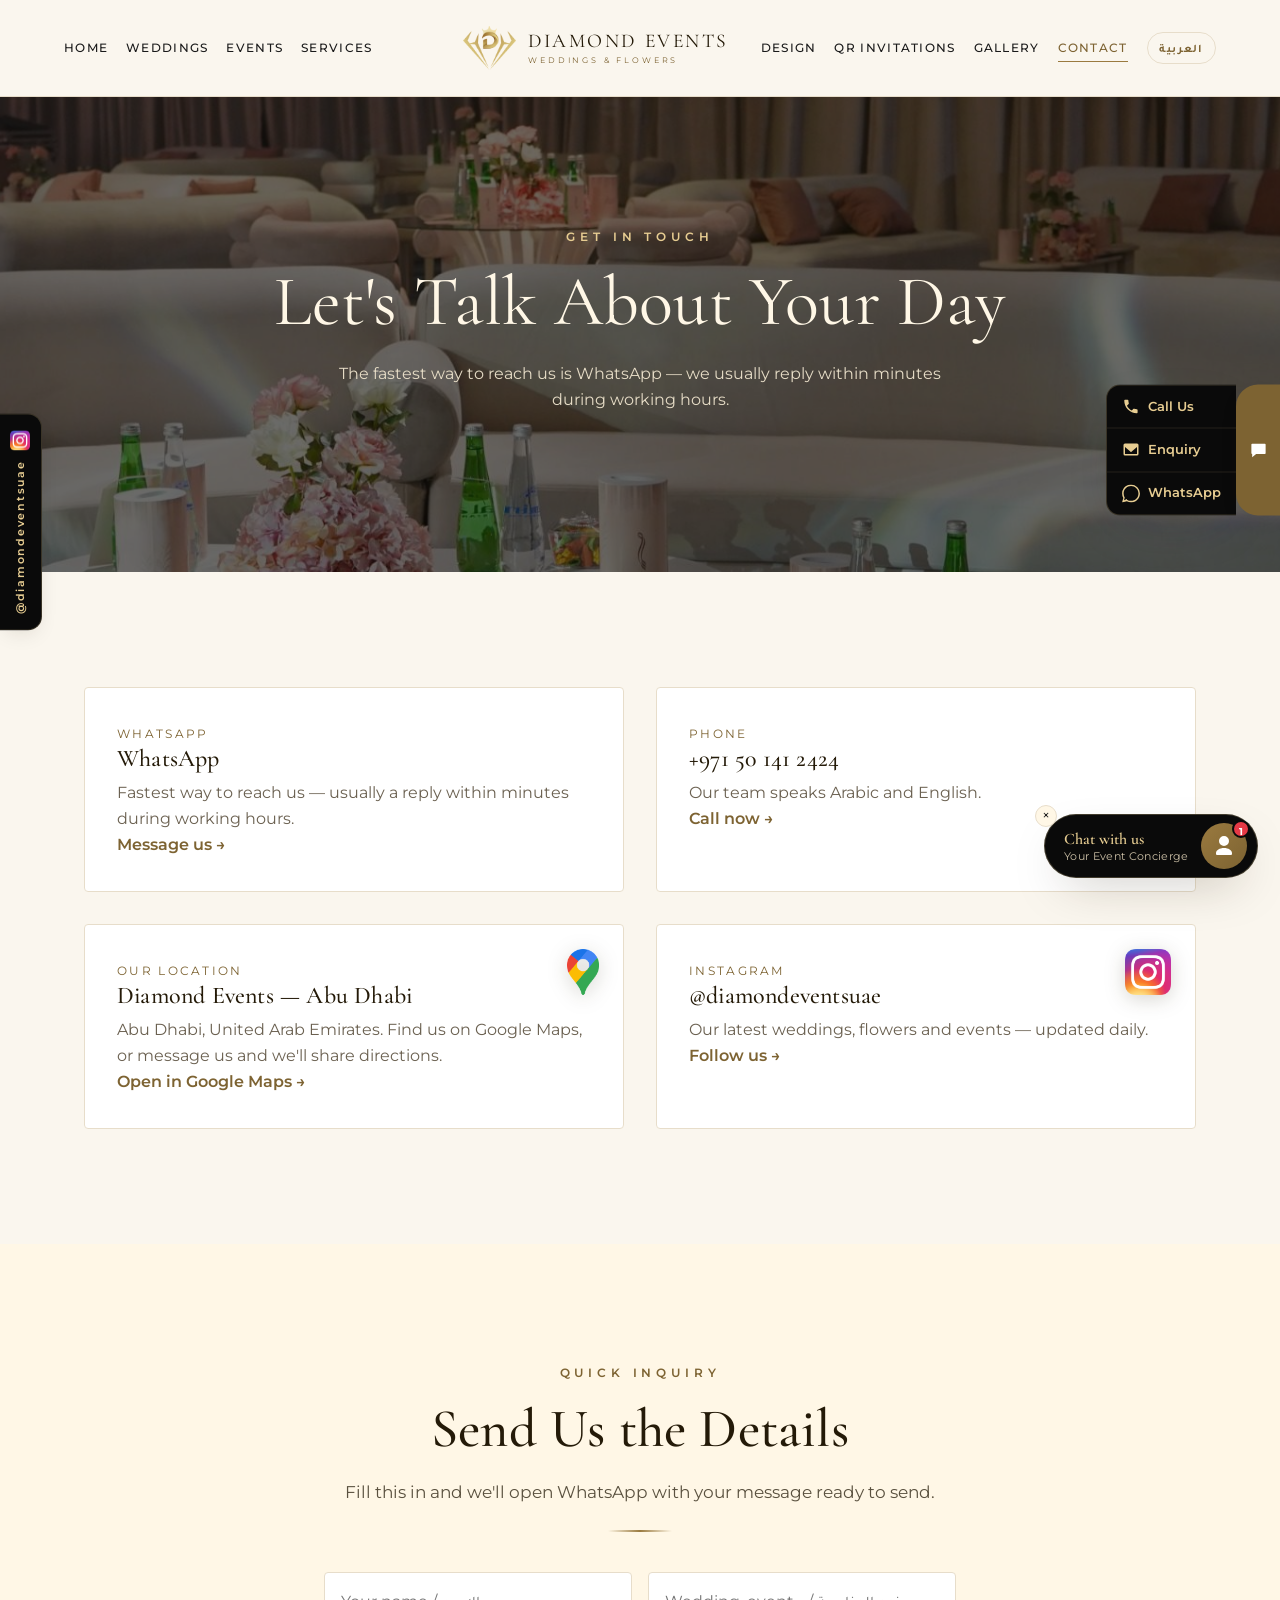
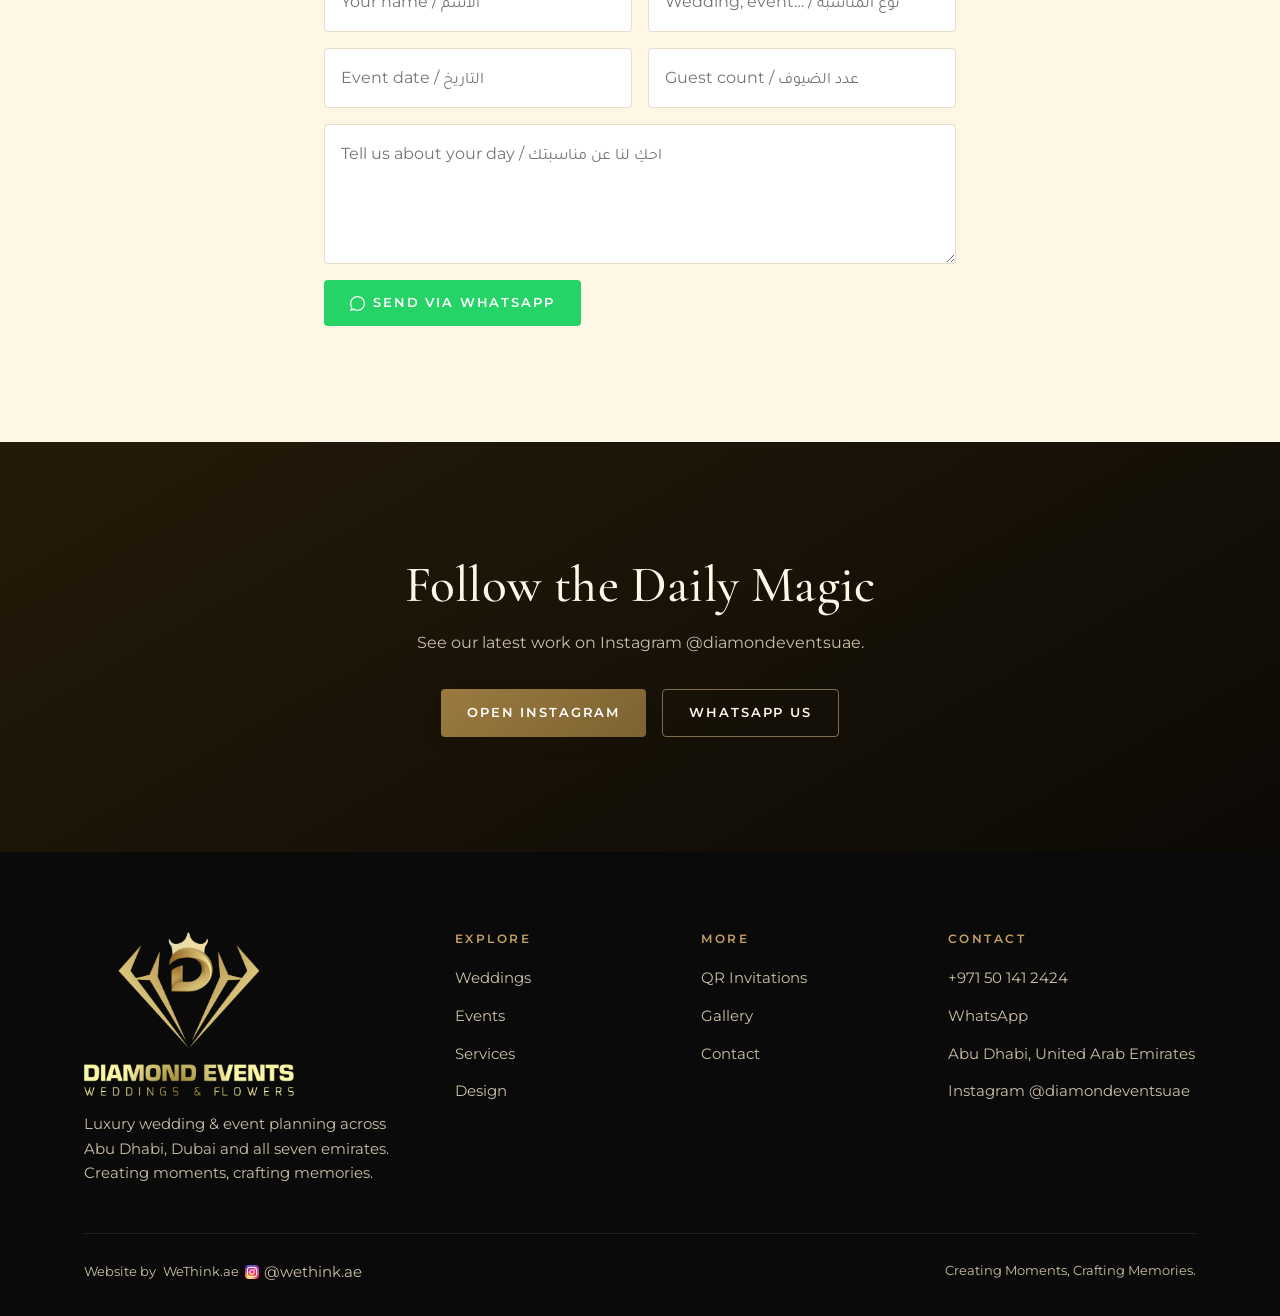
<file: contact.html>
<!DOCTYPE html>
<html lang="en" dir="ltr">
<head>
  <meta charset="UTF-8">
  <meta name="viewport" content="width=device-width, initial-scale=1.0">
  <title>Contact | Diamond Events — Weddings & Events</title>
  <meta name="description" content="Get in touch with Diamond Events — WhatsApp, phone, Abu Dhabi location and Instagram. We usually reply within minutes during working hours.">
  <link rel="preconnect" href="https://fonts.googleapis.com">
  <link rel="preconnect" href="https://fonts.gstatic.com" crossorigin>
  <link href="https://fonts.googleapis.com/css2?family=Cormorant+Garamond:ital,wght@0,300;0,400;0,500;0,600;1,300;1,400&family=Montserrat:wght@300;400;500;600;700&family=Amiri:ital,wght@0,400;0,700;1,400&family=Tajawal:wght@300;400;500;700&display=swap" rel="stylesheet">
  <link rel="icon" type="image/png" href="assets/img/logo/favicon.png">
  <link rel="stylesheet" href="assets/css/styles.css">
</head>
<body>

  <header class="header">
    <div class="container header__inner">
      <nav class="nav nav--left" aria-label="Primary left">
        <ul class="nav__list">
          <li><a class="nav__link" href="index.html" data-ar><span class="lang-en">Home</span><span class="lang-ar">الرئيسية</span></a></li>
          <li><a class="nav__link" href="weddings.html" data-ar><span class="lang-en">Weddings</span><span class="lang-ar">حفلات الزفاف</span></a></li>
          <li><a class="nav__link" href="events.html" data-ar><span class="lang-en">Events</span><span class="lang-ar">المناسبات</span></a></li>
          <li><a class="nav__link" href="services.html" data-ar><span class="lang-en">Services</span><span class="lang-ar">الخدمات</span></a></li>
        </ul>
      </nav>
      <a class="brand" href="index.html" aria-label="Diamond Events home">
        <img class="brand__logo" src="assets/img/logo/logo-mark.png" alt="Diamond Events">
        <span class="brand__text">
          <span class="brand__word">Diamond Events</span>
          <span class="brand__tag" data-ar><span class="lang-en">Weddings &amp; Flowers</span><span class="lang-ar">للمناسبات والزهور</span></span>
        </span>
      </a>
      <nav class="nav nav--right" aria-label="Primary right">
        <ul class="nav__list">
          <li><a class="nav__link" href="design.html" data-ar><span class="lang-en">Design</span><span class="lang-ar">التصميم</span></a></li>
          <li><a class="nav__link" href="qr-invitations.html" data-ar><span class="lang-en">QR Invitations</span><span class="lang-ar">الدعوات الرقمية</span></a></li>
          <li><a class="nav__link" href="gallery.html" data-ar><span class="lang-en">Gallery</span><span class="lang-ar">المعرض</span></a></li>
          <li><a class="nav__link" href="contact.html" aria-current="page" data-ar><span class="lang-en">Contact</span><span class="lang-ar">تواصل</span></a></li>
        </ul>
      </nav>
      <div class="header__actions">
        <button class="lang-toggle" data-lang-toggle aria-label="Switch language">العربية</button>
        <button class="nav-toggle" aria-label="Menu" aria-expanded="false"><span></span><span></span><span></span></button>
      </div>
    </div>
  </header>
  <div class="nav-drawer" aria-label="Mobile navigation">
    <ul>
      <li><a href="index.html" data-ar><span class="lang-en">Home</span><span class="lang-ar">الرئيسية</span></a></li>
      <li><a href="weddings.html" data-ar><span class="lang-en">Weddings</span><span class="lang-ar">حفلات الزفاف</span></a></li>
      <li><a href="events.html" data-ar><span class="lang-en">Events</span><span class="lang-ar">المناسبات</span></a></li>
      <li><a href="services.html" data-ar><span class="lang-en">Services</span><span class="lang-ar">الخدمات</span></a></li>
      <li><a href="design.html" data-ar><span class="lang-en">Design</span><span class="lang-ar">التصميم</span></a></li>
      <li><a href="qr-invitations.html" data-ar><span class="lang-en">QR Invitations</span><span class="lang-ar">الدعوات الرقمية</span></a></li>
      <li><a href="gallery.html" data-ar><span class="lang-en">Gallery</span><span class="lang-ar">المعرض</span></a></li>
      <li><a href="contact.html" data-ar><span class="lang-en">Contact</span><span class="lang-ar">تواصل</span></a></li>
    </ul>
  </div>

  <!-- PAGE HERO -->
  <section class="page-hero" style="padding-block:clamp(90px,14vh,150px)">
    <div class="page-hero__media"><img src="assets/img/gallery/medeem/medeem-02.jpg" alt="Diamond Events lounge styling"></div>
    <div class="container">
      <span class="eyebrow" style="color:var(--gold-pale)" data-ar><span class="lang-en">Get in Touch</span><span class="lang-ar">تواصل معنا</span></span>
      <h1 data-ar><span class="lang-en">Let's Talk About Your Day</span><span class="lang-ar">لنتحدّث عن يومك</span></h1>
      <p data-ar><span class="lang-en">The fastest way to reach us is WhatsApp — we usually reply within minutes during working hours.</span><span class="lang-ar">أسرع وسيلة للوصول إلينا هي واتساب — نردّ عادةً خلال دقائق في ساعات العمل.</span></p>
    </div>
  </section>

  <!-- CONTACT CARDS -->
  <section class="section">
    <div class="container">
      <div class="grid grid--2">
        <div class="contact-card reveal">
          <span class="label" data-ar><span class="lang-en">WhatsApp</span><span class="lang-ar">واتساب</span></span>
          <h3>WhatsApp</h3>
          <p style="color:#6b6151" data-ar><span class="lang-en">Fastest way to reach us — usually a reply within minutes during working hours.</span><span class="lang-ar">أسرع وسيلة للوصول إلينا — ردّ عادةً خلال دقائق في ساعات العمل.</span></p>
          <a href="https://wa.me/971501412424" target="_blank" rel="noopener" data-ar><span class="lang-en">Message us →</span><span class="lang-ar">راسلنا ←</span></a>
        </div>
        <div class="contact-card reveal">
          <span class="label" data-ar><span class="lang-en">Phone</span><span class="lang-ar">هاتف</span></span>
          <h3><bdi dir="ltr">+971 50 141 2424</bdi></h3>
          <p style="color:#6b6151" data-ar><span class="lang-en">Our team speaks Arabic and English.</span><span class="lang-ar">فريقنا يتحدّث العربية والإنجليزية.</span></p>
          <a href="tel:+971501412424" data-ar><span class="lang-en">Call now →</span><span class="lang-ar">اتصل الآن ←</span></a>
        </div>
        <div class="contact-card reveal">
          <img class="contact-card__logo" src="assets/img/icons/gmaps-pin.png" alt="Google Maps">
          <span class="label" data-ar><span class="lang-en">Our Location</span><span class="lang-ar">موقعنا</span></span>
          <h3 data-ar><span class="lang-en">Diamond Events — Abu Dhabi</span><span class="lang-ar">دايموند إيفنتس — أبوظبي</span></h3>
          <p style="color:#6b6151" data-ar><span class="lang-en">Abu Dhabi, United Arab Emirates. Find us on Google Maps, or message us and we'll share directions.</span><span class="lang-ar">أبوظبي، الإمارات العربية المتحدة. جدنا على خرائط جوجل، أو راسلنا وسنرسل لك الاتجاهات.</span></p>
          <a href="https://share.google/WbmNBpGF72yfdPQGA" target="_blank" rel="noopener" data-ar><span class="lang-en">Open in Google Maps →</span><span class="lang-ar">افتح في خرائط جوجل ←</span></a>
        </div>
        <div class="contact-card reveal">
          <img class="contact-card__logo" src="assets/img/icons/instagram.png" alt="Instagram">
          <span class="label" data-ar><span class="lang-en">Instagram</span><span class="lang-ar">إنستغرام</span></span>
          <h3>@diamondeventsuae</h3>
          <p style="color:#6b6151" data-ar><span class="lang-en">Our latest weddings, flowers and events — updated daily.</span><span class="lang-ar">أحدث أعراسنا وزهورنا ومناسباتنا — تحديث يومي.</span></p>
          <a href="https://www.instagram.com/diamondeventsuae/" target="_blank" rel="noopener" data-ar><span class="lang-en">Follow us →</span><span class="lang-ar">تابعنا ←</span></a>
        </div>
      </div>
    </div>
  </section>

  <!-- QUICK INQUIRY (composes a WhatsApp message — no backend needed) -->
  <section class="section bg-cream">
    <div class="container" style="max-width:760px">
      <div class="center reveal">
        <span class="eyebrow" data-ar><span class="lang-en">Quick Inquiry</span><span class="lang-ar">استفسار سريع</span></span>
        <h2 class="section-title" data-ar><span class="lang-en">Send Us the Details</span><span class="lang-ar">أرسل لنا التفاصيل</span></h2>
        <p class="section-lead" data-ar><span class="lang-en">Fill this in and we'll open WhatsApp with your message ready to send.</span><span class="lang-ar">املأ النموذج وسنفتح واتساب برسالتك جاهزة للإرسال.</span></p>
        <div class="divider"></div>
      </div>

      <form id="inquiry" class="reveal" style="margin-top:2.5rem;display:grid;gap:1rem">
        <div class="grid grid--2" style="gap:1rem">
          <input name="name" required placeholder="Your name / الاسم" style="padding:1rem;border:1px solid var(--line);border-radius:var(--radius);font:inherit;background:#fff">
          <input name="type" placeholder="Wedding, event… / نوع المناسبة" style="padding:1rem;border:1px solid var(--line);border-radius:var(--radius);font:inherit;background:#fff">
        </div>
        <div class="grid grid--2" style="gap:1rem">
          <input name="date" placeholder="Event date / التاريخ" style="padding:1rem;border:1px solid var(--line);border-radius:var(--radius);font:inherit;background:#fff">
          <input name="guests" placeholder="Guest count / عدد الضيوف" style="padding:1rem;border:1px solid var(--line);border-radius:var(--radius);font:inherit;background:#fff">
        </div>
        <textarea name="message" rows="4" placeholder="Tell us about your day / احكِ لنا عن مناسبتك" style="padding:1rem;border:1px solid var(--line);border-radius:var(--radius);font:inherit;background:#fff;resize:vertical"></textarea>
        <button type="submit" class="btn btn--whatsapp" style="justify-self:start">
          <svg class="icon" viewBox="0 0 24 24"><path d="M.057 24l1.687-6.163a11.867 11.867 0 01-1.587-5.945C.16 5.335 5.495 0 12.05 0a11.82 11.82 0 018.413 3.488 11.82 11.82 0 013.48 8.414c-.003 6.557-5.338 11.892-11.893 11.892a11.9 11.9 0 01-5.688-1.448L.057 24zm6.597-3.807c1.676.995 3.276 1.591 5.392 1.592 5.448 0 9.886-4.434 9.889-9.885.002-5.462-4.415-9.89-9.881-9.892-5.452 0-9.887 4.434-9.889 9.884a9.86 9.86 0 001.51 5.26l-.999 3.648 3.978-1.607z"/></svg>
          <span data-ar><span class="lang-en">Send via WhatsApp</span><span class="lang-ar">أرسل عبر واتساب</span></span>
        </button>
      </form>
    </div>
  </section>

  <!-- INSTAGRAM CTA -->
  <section class="section cta-band">
    <div class="container">
      <h2 data-ar><span class="lang-en">Follow the Daily Magic</span><span class="lang-ar">تابع السحر يومياً</span></h2>
      <p data-ar><span class="lang-en">See our latest work on Instagram @diamondeventsuae.</span><span class="lang-ar">شاهد أحدث أعمالنا على إنستغرام @diamondeventsuae.</span></p>
      <div class="cta-row cta-row--center">
        <a class="btn btn--gold" href="https://www.instagram.com/diamondeventsuae/" target="_blank" rel="noopener" data-ar><span class="lang-en">Open Instagram</span><span class="lang-ar">افتح إنستغرام</span></a>
        <a class="btn btn--light" href="https://wa.me/971501412424" target="_blank" rel="noopener" data-ar><span class="lang-en">WhatsApp Us</span><span class="lang-ar">راسلنا على واتساب</span></a>
      </div>
    </div>
  </section>

  <!-- FOOTER -->
  <footer class="footer">
    <div class="container">
      <div class="footer__grid">
        <div class="footer__brand">
          <img class="footer__logo" src="assets/img/logo/logo-full.png" alt="Diamond Events — Weddings &amp; Flowers">
          <p data-ar><span class="lang-en">Luxury wedding &amp; event planning across Abu Dhabi, Dubai and all seven emirates. Creating moments, crafting memories.</span><span class="lang-ar">تخطيط فاخر لحفلات الزفاف والمناسبات في أبوظبي ودبي وجميع الإمارات. نصنع اللحظات ونحفظ الذكريات.</span></p>
        </div>
        <div><h4 data-ar><span class="lang-en">Explore</span><span class="lang-ar">تصفّح</span></h4><ul><li><a href="weddings.html" data-ar><span class="lang-en">Weddings</span><span class="lang-ar">حفلات الزفاف</span></a></li><li><a href="events.html" data-ar><span class="lang-en">Events</span><span class="lang-ar">المناسبات</span></a></li><li><a href="services.html" data-ar><span class="lang-en">Services</span><span class="lang-ar">الخدمات</span></a></li><li><a href="design.html" data-ar><span class="lang-en">Design</span><span class="lang-ar">التصميم</span></a></li></ul></div>
        <div><h4 data-ar><span class="lang-en">More</span><span class="lang-ar">المزيد</span></h4><ul><li><a href="qr-invitations.html" data-ar><span class="lang-en">QR Invitations</span><span class="lang-ar">الدعوات الرقمية</span></a></li><li><a href="gallery.html" data-ar><span class="lang-en">Gallery</span><span class="lang-ar">المعرض</span></a></li><li><a href="contact.html" data-ar><span class="lang-en">Contact</span><span class="lang-ar">تواصل</span></a></li></ul></div>
        <div><h4 data-ar><span class="lang-en">Contact</span><span class="lang-ar">تواصل</span></h4><ul><li><a href="tel:+971501412424"><bdi dir="ltr">+971 50 141 2424</bdi></a></li><li><a href="https://wa.me/971501412424" target="_blank" rel="noopener">WhatsApp</a></li><li><a href="https://share.google/WbmNBpGF72yfdPQGA" target="_blank" rel="noopener">Abu Dhabi, United Arab Emirates</a></li>
<li><a href="https://www.instagram.com/diamondeventsuae/" target="_blank" rel="noopener">Instagram @diamondeventsuae</a></li></ul></div>
      </div>
      <div class="footer__bottom">
        <span class="footer__credit">
          <span data-ar><span class="lang-en">Website by</span><span class="lang-ar">الموقع من تصميم</span></span>
          <bdi dir="ltr">WeThink.ae</bdi>
          <a href="https://www.instagram.com/wethink.ae/" target="_blank" rel="noopener" class="footer__credit-ig" aria-label="WeThink.ae on Instagram">
            <img src="assets/img/icons/instagram.png" alt="" width="14" height="14">
            <bdi dir="ltr">@wethink.ae</bdi>
          </a>
        </span>
        <span data-ar><span class="lang-en">Creating Moments, Crafting Memories.</span><span class="lang-ar">نصنع اللحظات، ونحفظ الذكريات.</span></span>
      </div>
    </div>
  </footer>

  <!-- Side widgets: Instagram tab, quick-contact drawer, concierge chat -->
  <a class="side-tab" href="https://www.instagram.com/diamondeventsuae/" target="_blank" rel="noopener" aria-label="Follow Diamond Events on Instagram">
    <img src="assets/img/icons/instagram.png" alt="" width="20" height="20">
    <span class="side-tab__label"><bdi dir="ltr">@diamondeventsuae</bdi></span>
  </a>

  <div class="qc" data-qc>
    <div class="qc__panel">
      <a class="qc__item" href="tel:+971501412424">
        <svg viewBox="0 0 24 24" aria-hidden="true"><path d="M6.6 10.8c1.4 2.8 3.7 5.1 6.5 6.5l2.2-2.2c.3-.3.7-.4 1-.2 1.1.4 2.3.6 3.5.6.6 0 1 .4 1 1V20c0 .6-.4 1-1 1C10.6 21 3 13.4 3 4c0-.6.4-1 1-1h3.5c.6 0 1 .4 1 1 0 1.2.2 2.4.6 3.5.1.4 0 .8-.3 1.1L6.6 10.8z"/></svg>
        <span data-ar><span class="lang-en">Call Us</span><span class="lang-ar">اتصل بنا</span></span>
      </a>
      <a class="qc__item" href="contact.html">
        <svg viewBox="0 0 24 24" aria-hidden="true"><path d="M4 4h16a2 2 0 012 2v12a2 2 0 01-2 2H4a2 2 0 01-2-2V6a2 2 0 012-2zm0 2.24V6h16v.24l-8 6.99-8-6.99zM4 8.51V18h16V8.51l-7.4 6.47a1 1 0 01-1.2 0L4 8.51z"/></svg>
        <span data-ar><span class="lang-en">Enquiry</span><span class="lang-ar">استفسار</span></span>
      </a>
      <a class="qc__item" href="https://wa.me/971501412424" target="_blank" rel="noopener">
        <svg viewBox="0 0 24 24" aria-hidden="true"><path d="M.057 24l1.687-6.163a11.867 11.867 0 01-1.587-5.945C.16 5.335 5.495 0 12.05 0a11.82 11.82 0 018.413 3.488 11.82 11.82 0 013.48 8.414c-.003 6.557-5.338 11.892-11.893 11.892a11.9 11.9 0 01-5.688-1.448L.057 24zm6.597-3.807c1.676.995 3.276 1.591 5.392 1.592 5.448 0 9.886-4.434 9.889-9.885.002-5.462-4.415-9.89-9.881-9.892-5.452 0-9.887 4.434-9.889 9.884a9.86 9.86 0 001.51 5.26l-.999 3.648 3.978-1.607z"/></svg>
        <span>WhatsApp</span>
      </a>
    </div>
    <button class="qc__toggle" type="button" data-qc-toggle aria-label="Toggle quick contact" aria-expanded="true">
      <svg viewBox="0 0 24 24" aria-hidden="true"><path d="M4 4h16a1 1 0 011 1v11a1 1 0 01-1 1H9l-5 4v-4H4a1 1 0 01-1-1V5a1 1 0 011-1z"/></svg>
    </button>
  </div>

  <div class="concierge" data-concierge>
    <button class="concierge__close" type="button" data-concierge-close aria-label="Close">&times;</button>
    <a class="concierge__bubble" href="https://wa.me/971501412424?text=Hi%20Diamond%20Events%2C%20I%27d%20love%20to%20plan%20my%20event." target="_blank" rel="noopener">
      <span class="concierge__copy">
        <strong data-ar><span class="lang-en">Chat with us</span><span class="lang-ar">تحدث معنا</span></strong>
        <span data-ar><span class="lang-en">Your Event Concierge</span><span class="lang-ar">مستشار فعاليتك</span></span>
      </span>
      <span class="concierge__avatar">
        <svg viewBox="0 0 24 24" aria-hidden="true"><path d="M12 12a5 5 0 100-10 5 5 0 000 10zm0 2c-4.4 0-8 2.2-8 5v1a1 1 0 001 1h14a1 1 0 001-1v-1c0-2.8-3.6-5-8-5z"/></svg>
        <span class="concierge__badge">1</span>
      </span>
    </a>
  </div>

  <script src="assets/js/main.js"></script>
  <script src="assets/js/effects.js"></script>
  <script>
    // Compose a WhatsApp message from the inquiry form (no backend required)
    var form = document.getElementById('inquiry');
    if (form) form.addEventListener('submit', function (e) {
      e.preventDefault();
      var f = e.target;
      var lines = [
        'New inquiry from the website:',
        'Name: ' + (f.name.value || '-'),
        'Type: ' + (f.type.value || '-'),
        'Date: ' + (f.date.value || '-'),
        'Guests: ' + (f.guests.value || '-'),
        'Message: ' + (f.message.value || '-')
      ];
      var url = 'https://wa.me/971501412424?text=' + encodeURIComponent(lines.join('\n'));
      window.open(url, '_blank', 'noopener');
    });
  </script>
</body>
</html>
</file>
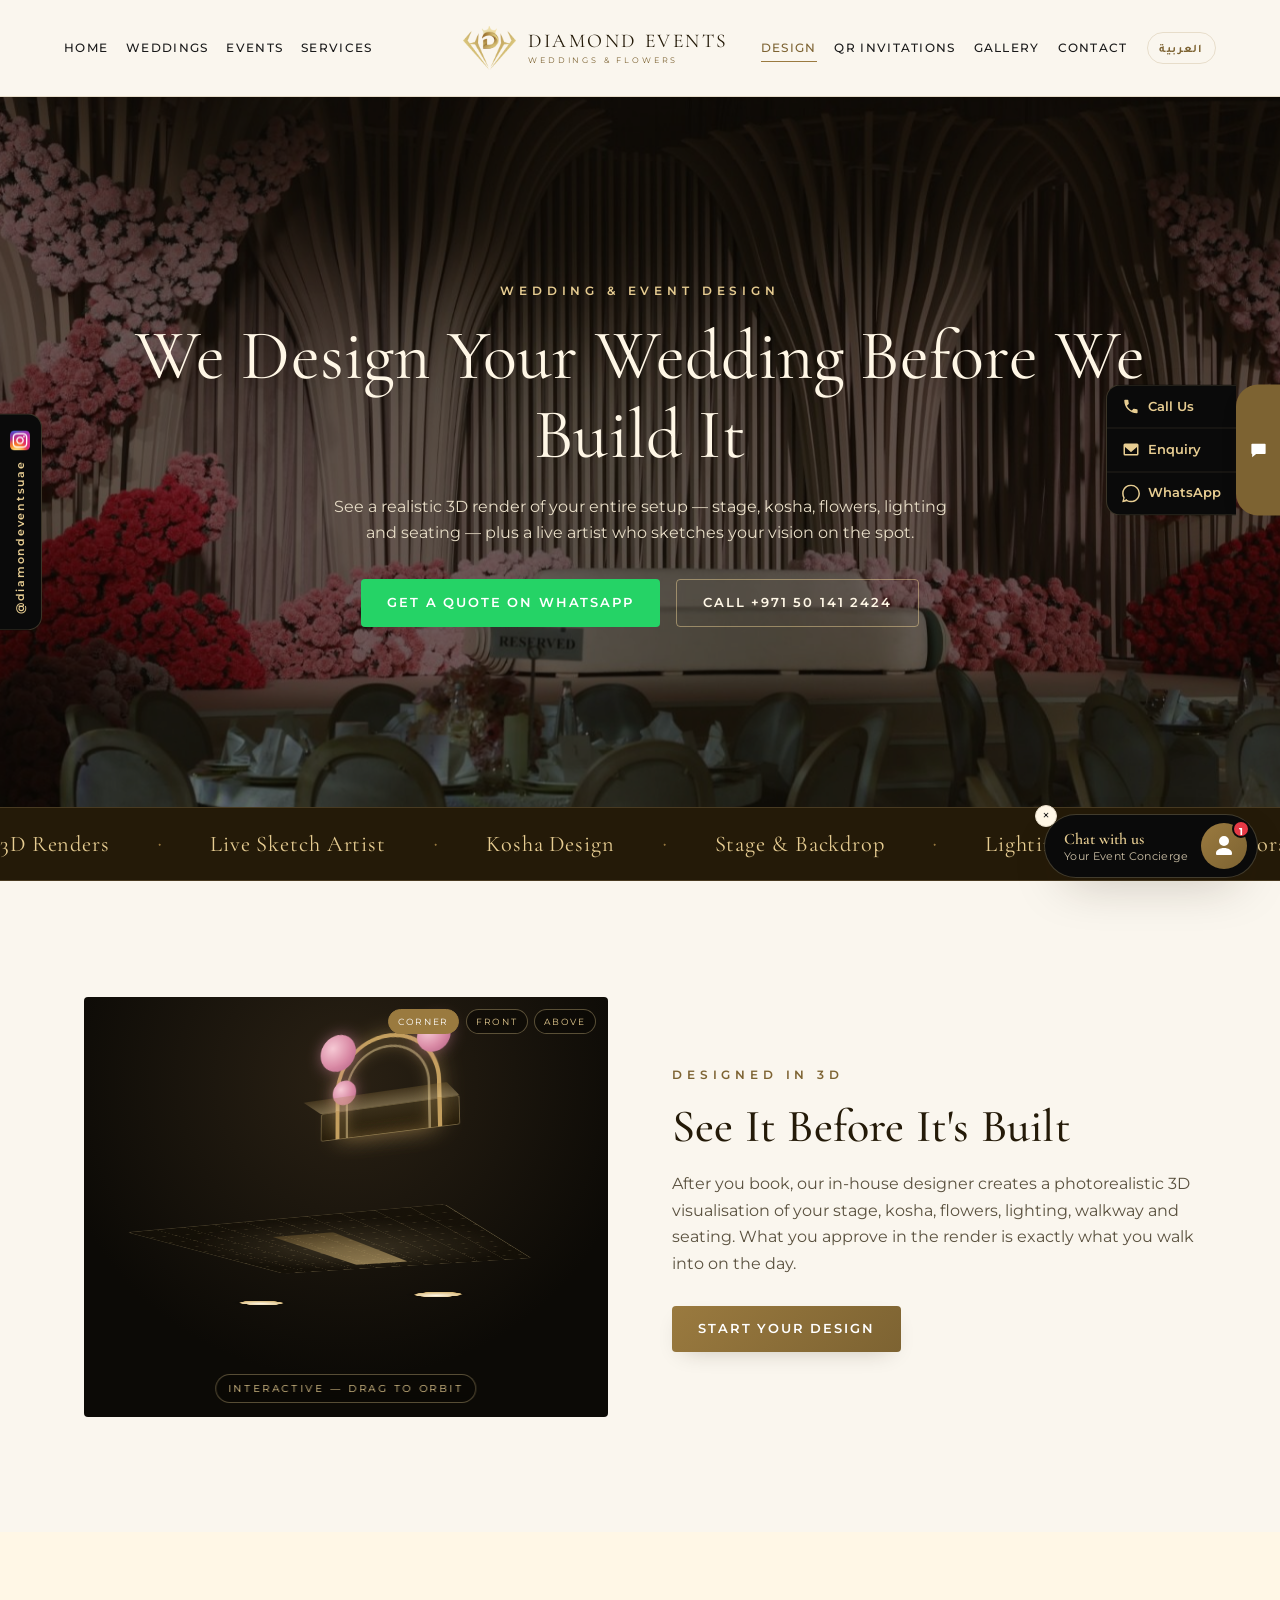
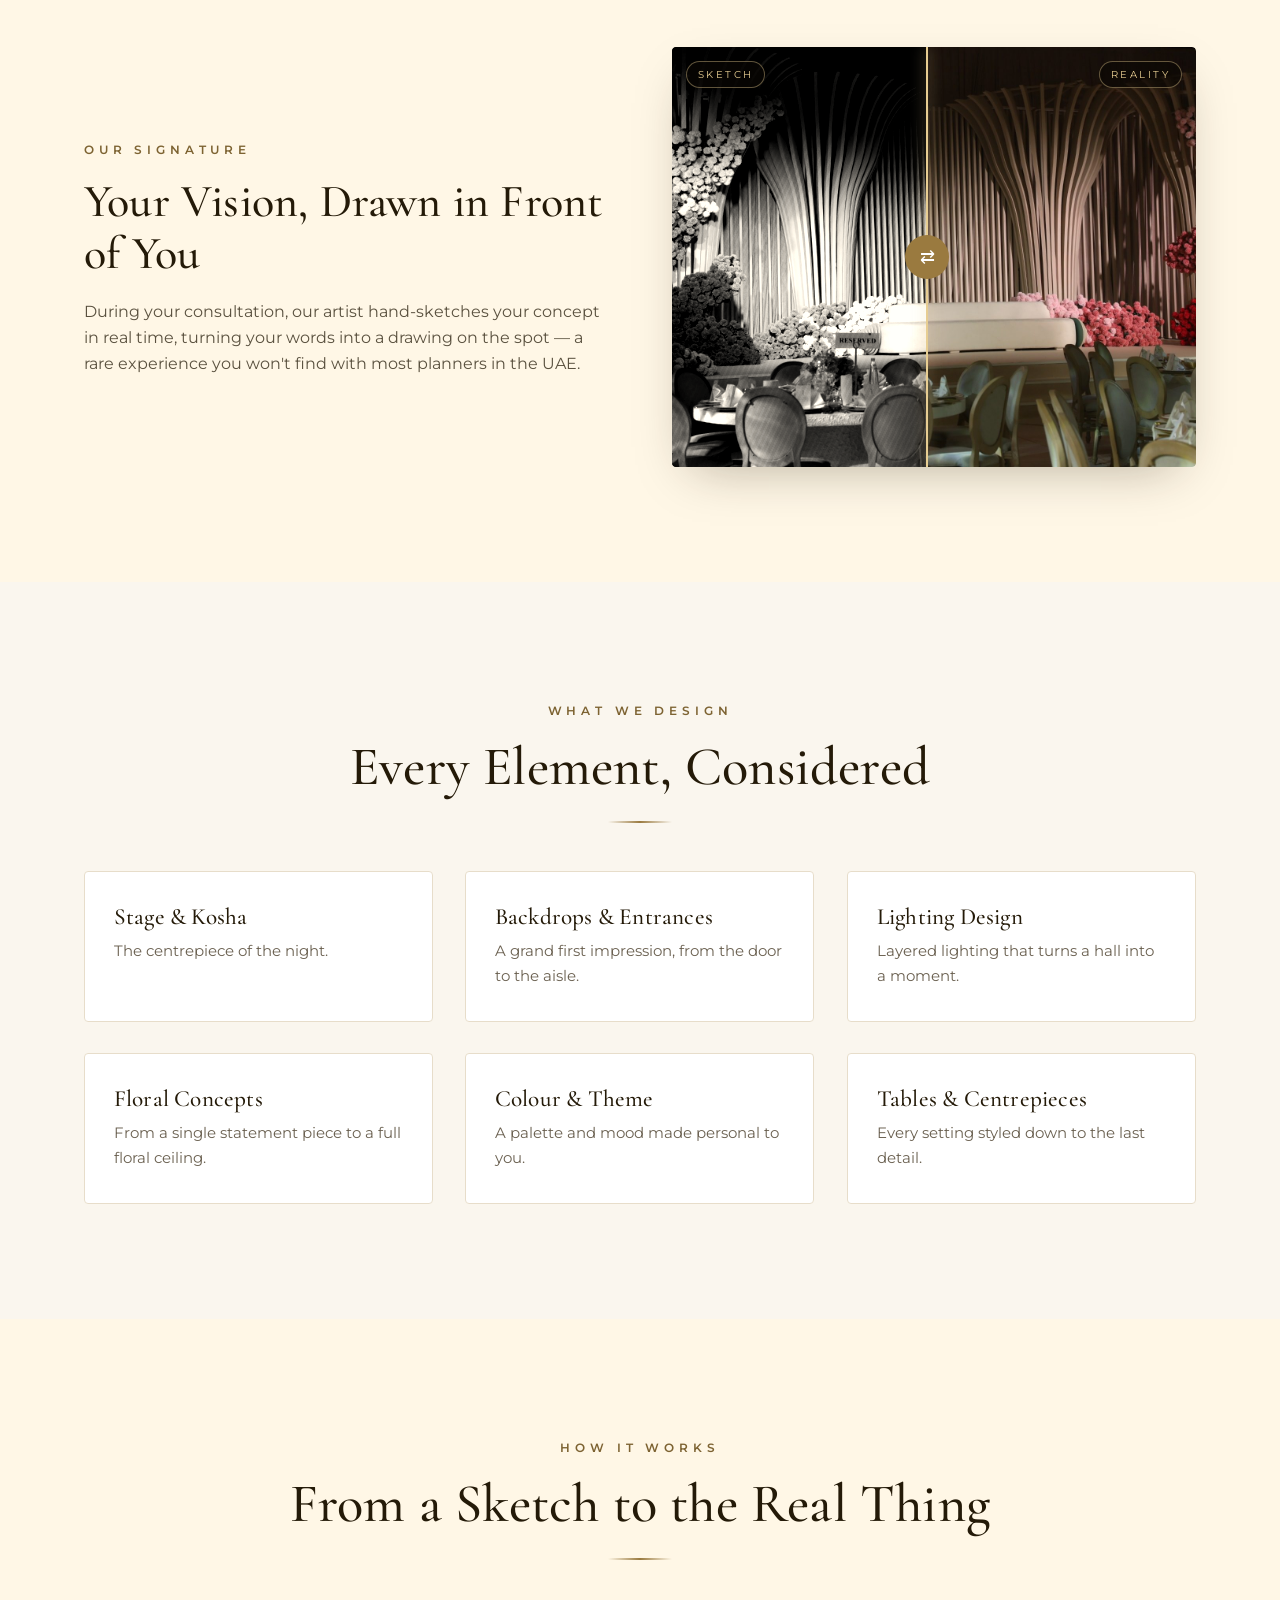
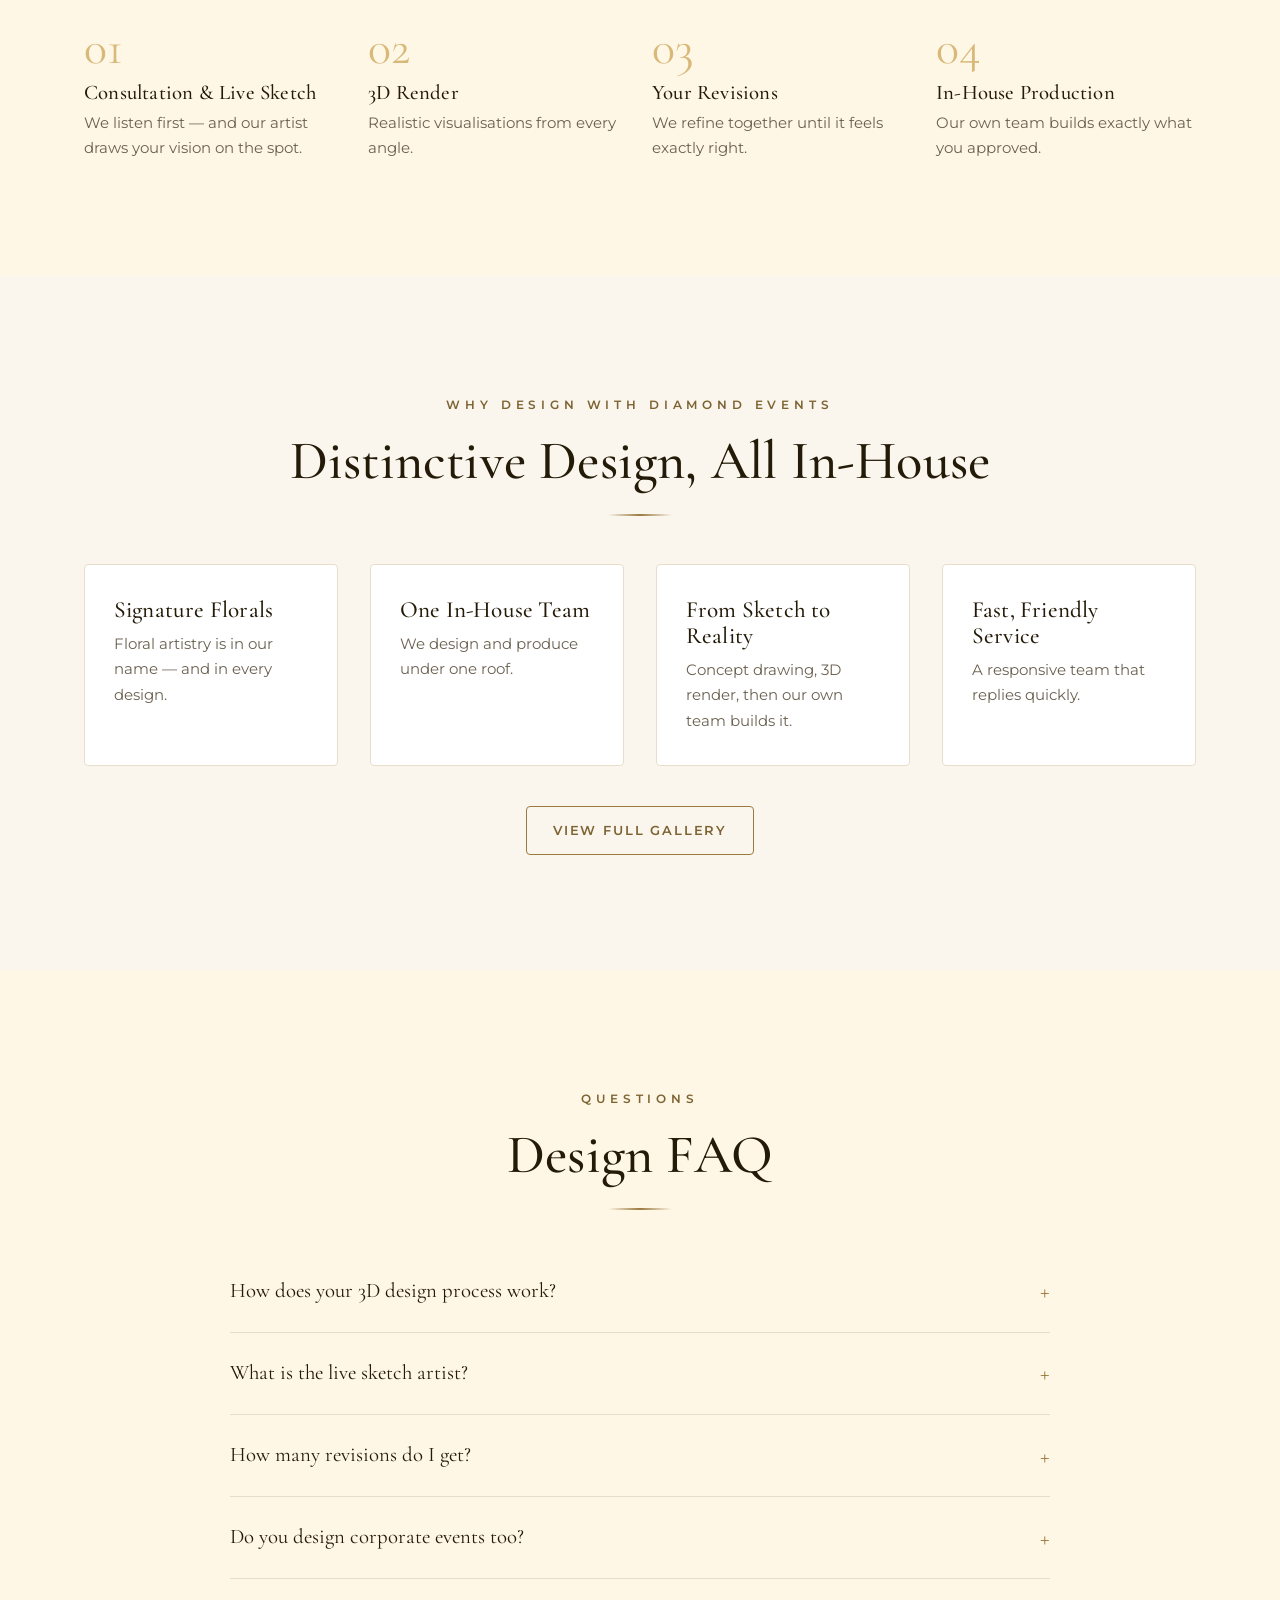
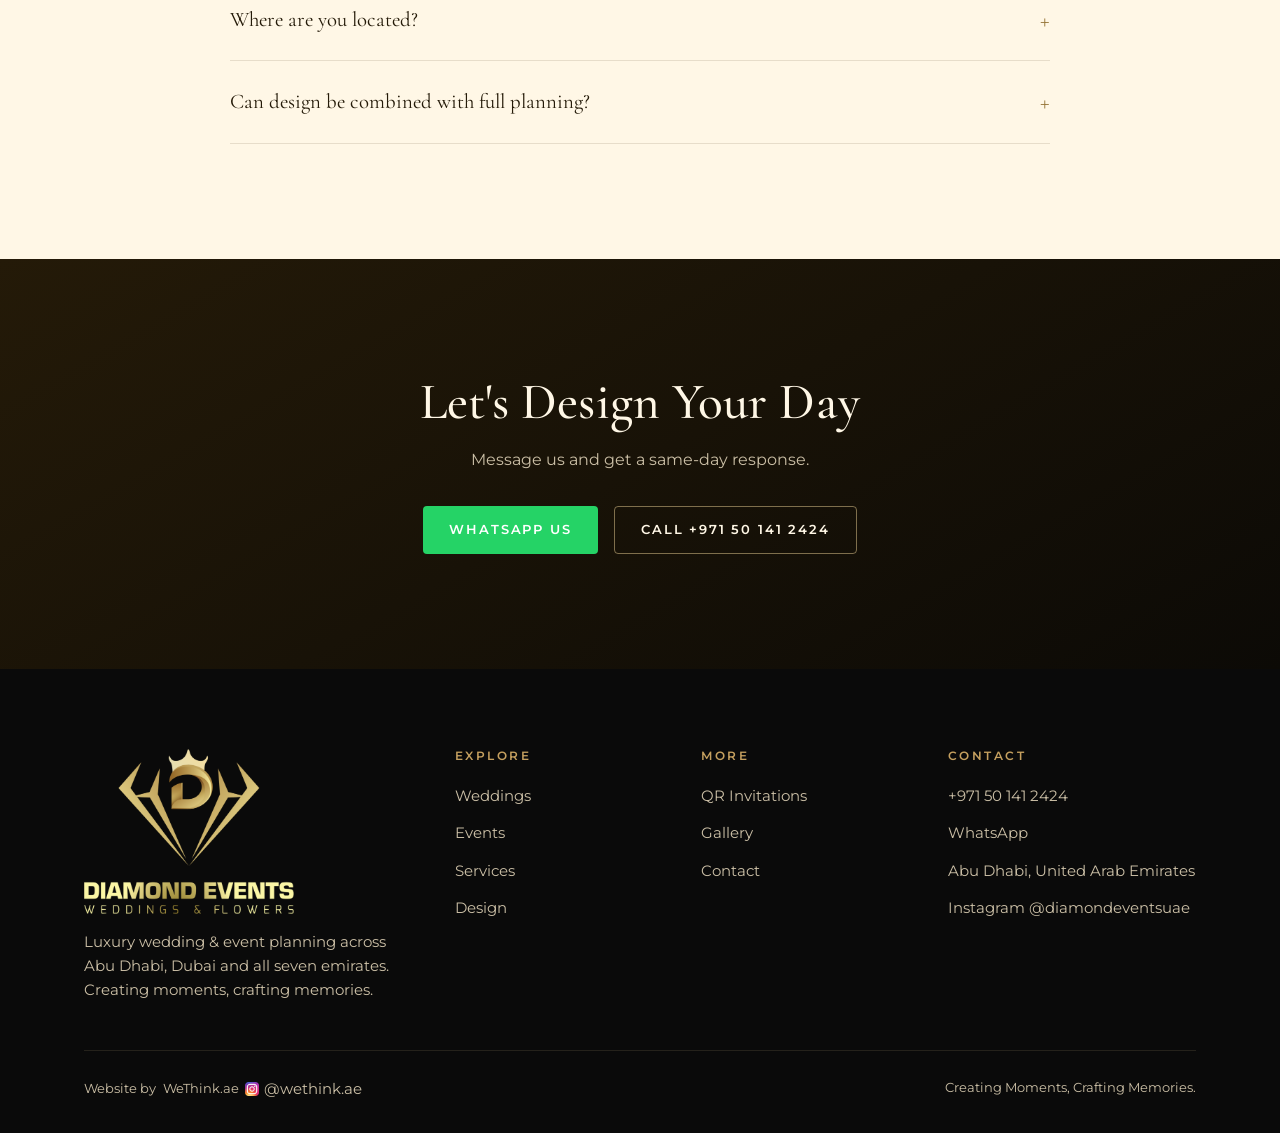
<file: design.html>
<!DOCTYPE html>
<html lang="en" dir="ltr">
<head>
  <meta charset="UTF-8">
  <meta name="viewport" content="width=device-width, initial-scale=1.0">
  <title>Design | Diamond Events — 3D Wedding & Event Design</title>
  <meta name="description" content="We design your wedding before we build it — photorealistic 3D renders plus a live sketch artist who draws your vision on the spot. All produced in-house.">
  <link rel="preconnect" href="https://fonts.googleapis.com">
  <link rel="preconnect" href="https://fonts.gstatic.com" crossorigin>
  <link href="https://fonts.googleapis.com/css2?family=Cormorant+Garamond:ital,wght@0,300;0,400;0,500;0,600;1,300;1,400&family=Montserrat:wght@300;400;500;600;700&family=Amiri:ital,wght@0,400;0,700;1,400&family=Tajawal:wght@300;400;500;700&display=swap" rel="stylesheet">
  <link rel="icon" type="image/png" href="assets/img/logo/favicon.png">
  <link rel="stylesheet" href="assets/css/styles.css">
</head>
<body>

  <header class="header">
    <div class="container header__inner">
      <nav class="nav nav--left" aria-label="Primary left">
        <ul class="nav__list">
          <li><a class="nav__link" href="index.html" data-ar><span class="lang-en">Home</span><span class="lang-ar">الرئيسية</span></a></li>
          <li><a class="nav__link" href="weddings.html" data-ar><span class="lang-en">Weddings</span><span class="lang-ar">حفلات الزفاف</span></a></li>
          <li><a class="nav__link" href="events.html" data-ar><span class="lang-en">Events</span><span class="lang-ar">المناسبات</span></a></li>
          <li><a class="nav__link" href="services.html" data-ar><span class="lang-en">Services</span><span class="lang-ar">الخدمات</span></a></li>
        </ul>
      </nav>
      <a class="brand" href="index.html" aria-label="Diamond Events home">
        <img class="brand__logo" src="assets/img/logo/logo-mark.png" alt="Diamond Events">
        <span class="brand__text">
          <span class="brand__word">Diamond Events</span>
          <span class="brand__tag" data-ar><span class="lang-en">Weddings &amp; Flowers</span><span class="lang-ar">للمناسبات والزهور</span></span>
        </span>
      </a>
      <nav class="nav nav--right" aria-label="Primary right">
        <ul class="nav__list">
          <li><a class="nav__link" href="design.html" aria-current="page" data-ar><span class="lang-en">Design</span><span class="lang-ar">التصميم</span></a></li>
          <li><a class="nav__link" href="qr-invitations.html" data-ar><span class="lang-en">QR Invitations</span><span class="lang-ar">الدعوات الرقمية</span></a></li>
          <li><a class="nav__link" href="gallery.html" data-ar><span class="lang-en">Gallery</span><span class="lang-ar">المعرض</span></a></li>
          <li><a class="nav__link" href="contact.html" data-ar><span class="lang-en">Contact</span><span class="lang-ar">تواصل</span></a></li>
        </ul>
      </nav>
      <div class="header__actions">
        <button class="lang-toggle" data-lang-toggle aria-label="Switch language">العربية</button>
        <button class="nav-toggle" aria-label="Menu" aria-expanded="false"><span></span><span></span><span></span></button>
      </div>
    </div>
  </header>
  <div class="nav-drawer" aria-label="Mobile navigation">
    <ul>
      <li><a href="index.html" data-ar><span class="lang-en">Home</span><span class="lang-ar">الرئيسية</span></a></li>
      <li><a href="weddings.html" data-ar><span class="lang-en">Weddings</span><span class="lang-ar">حفلات الزفاف</span></a></li>
      <li><a href="events.html" data-ar><span class="lang-en">Events</span><span class="lang-ar">المناسبات</span></a></li>
      <li><a href="services.html" data-ar><span class="lang-en">Services</span><span class="lang-ar">الخدمات</span></a></li>
      <li><a href="design.html" data-ar><span class="lang-en">Design</span><span class="lang-ar">التصميم</span></a></li>
      <li><a href="qr-invitations.html" data-ar><span class="lang-en">QR Invitations</span><span class="lang-ar">الدعوات الرقمية</span></a></li>
      <li><a href="gallery.html" data-ar><span class="lang-en">Gallery</span><span class="lang-ar">المعرض</span></a></li>
      <li><a href="contact.html" data-ar><span class="lang-en">Contact</span><span class="lang-ar">تواصل</span></a></li>
    </ul>
  </div>

  <!-- PAGE HERO -->
  <section class="page-hero">
    <div class="page-hero__media"><img src="assets/img/gallery/beach-rotana/beach-rotana-04.jpg" alt="Pink floral stage design by Diamond Events"></div>
    <div class="container">
      <span class="eyebrow" style="color:var(--gold-pale)" data-ar><span class="lang-en">Wedding &amp; Event Design</span><span class="lang-ar">تصميم الأعراس والمناسبات</span></span>
      <h1 data-ar><span class="lang-en">We Design Your Wedding Before We Build It</span><span class="lang-ar">نصمّم زفافك قبل أن نبنيه</span></h1>
      <p data-ar><span class="lang-en">See a realistic 3D render of your entire setup — stage, kosha, flowers, lighting and seating — plus a live artist who sketches your vision on the spot.</span><span class="lang-ar">شاهد تصميماً ثلاثي الأبعاد واقعياً لكامل مناسبتك — المنصة والكوشة والزهور والإضاءة والجلوس — مع فنان يرسم رؤيتك مباشرة أمامك.</span></p>
      <div class="cta-row">
        <a class="btn btn--whatsapp" href="https://wa.me/971501412424" target="_blank" rel="noopener" data-ar><span class="lang-en">Get a Quote on WhatsApp</span><span class="lang-ar">اطلب عرض سعر عبر واتساب</span></a>
        <a class="btn btn--light" href="tel:+971501412424" data-ar><span class="lang-en">Call +971 50 141 2424</span><span class="lang-ar">اتصل بنا</span></a>
      </div>
    </div>
  </section>

  <div class="marquee" aria-hidden="true">
    <div class="marquee__track">
      <span class="marquee__item">3D Renders</span><span class="marquee__item">Live Sketch Artist</span><span class="marquee__item">Kosha Design</span><span class="marquee__item">Stage &amp; Backdrop</span><span class="marquee__item">Lighting Design</span><span class="marquee__item">Floral Concepts</span><span class="marquee__item">Colour &amp; Theme</span>
      <span class="marquee__item">3D Renders</span><span class="marquee__item">Live Sketch Artist</span><span class="marquee__item">Kosha Design</span><span class="marquee__item">Stage &amp; Backdrop</span><span class="marquee__item">Lighting Design</span><span class="marquee__item">Floral Concepts</span><span class="marquee__item">Colour &amp; Theme</span>
    </div>
  </div>

  <!-- DESIGNED IN 3D -->
  <section class="section">
    <div class="container split">
      <div class="split__media reveal" style="aspect-ratio:auto;box-shadow:none;overflow:visible">
        <div class="d3-wrap" data-diorama>
          <div class="d3-viewport">
            <div class="d3-world">
              <div class="d3-floor"></div>
              <div class="d3-carpet"></div>
              <div class="d3-stage"></div>
              <div class="d3-stage-top"></div>
              <div class="d3-arch"></div>
              <div class="d3-arch d3-arch--2"></div>
              <div class="d3-flower d3-flower--l"></div>
              <div class="d3-flower d3-flower--r"></div>
              <div class="d3-flower d3-flower--s"></div>
              <div class="d3-table" style="left:34px;top:150px;transform:rotateX(90deg) translateZ(-90px)"></div>
              <div class="d3-table" style="left:222px;top:150px;transform:rotateX(90deg) translateZ(-90px)"></div>
              <div class="d3-table" style="left:34px;top:230px;transform:rotateX(90deg) translateZ(-170px)"></div>
              <div class="d3-table" style="left:222px;top:230px;transform:rotateX(90deg) translateZ(-170px)"></div>
            </div>
          </div>
          <div class="d3-views">
            <button type="button" data-y="-24" data-x="12" class="is-on" data-ar><span class="lang-en">Corner</span><span class="lang-ar">زاوية</span></button>
            <button type="button" data-y="0" data-x="6" data-ar><span class="lang-en">Front</span><span class="lang-ar">أمامي</span></button>
            <button type="button" data-y="-38" data-x="38" data-ar><span class="lang-en">Above</span><span class="lang-ar">علوي</span></button>
          </div>
          <span class="d3-hint" data-ar><span class="lang-en">Interactive — drag to orbit</span><span class="lang-ar">تفاعلي — اسحب للدوران</span></span>
        </div>
      </div>
      <div class="reveal">
        <span class="eyebrow" data-ar><span class="lang-en">Designed in 3D</span><span class="lang-ar">تصميم ثلاثي الأبعاد</span></span>
        <h2 data-ar><span class="lang-en">See It Before It's Built</span><span class="lang-ar">شاهدها قبل أن تُبنى</span></h2>
        <p data-ar><span class="lang-en">After you book, our in-house designer creates a photorealistic 3D visualisation of your stage, kosha, flowers, lighting, walkway and seating. What you approve in the render is exactly what you walk into on the day.</span><span class="lang-ar">بعد الحجز، يصمّم فريقنا الداخلي تصوّراً ثلاثي الأبعاد واقعياً للمنصة والكوشة والزهور والإضاءة والممر والجلوس. ما توافق عليه في التصميم هو بالضبط ما تجده يوم الحفل.</span></p>
        <div class="cta-row" style="margin-top:1.8rem"><a class="btn btn--gold" href="https://wa.me/971501412424" target="_blank" rel="noopener" data-ar><span class="lang-en">Start Your Design</span><span class="lang-ar">ابدأ تصميمك</span></a></div>
      </div>
    </div>
  </section>

  <!-- LIVE SKETCH ARTIST -->
  <section class="section bg-cream">
    <div class="container split split--rev">
      <div class="split__media reveal" style="aspect-ratio:auto">
        <div class="cslider" data-cslider>
          <img src="assets/img/gallery/beach-rotana/beach-rotana-01.jpg" alt="Wedding stage produced by Diamond Events">
          <div class="cslider__top"><img src="assets/img/gallery/beach-rotana/beach-rotana-01.jpg" alt=""></div>
          <div class="cslider__bar"></div>
          <input type="range" min="4" max="96" value="50" aria-label="Drag to compare sketch and reality">
          <span class="cslider__tag cslider__tag--a" data-ar><span class="lang-en">Sketch</span><span class="lang-ar">الرسم</span></span>
          <span class="cslider__tag cslider__tag--b" data-ar><span class="lang-en">Reality</span><span class="lang-ar">الواقع</span></span>
        </div>
      </div>
      <div class="reveal">
        <span class="eyebrow" data-ar><span class="lang-en">Our Signature</span><span class="lang-ar">بصمتنا الخاصة</span></span>
        <h2 data-ar><span class="lang-en">Your Vision, Drawn in Front of You</span><span class="lang-ar">رؤيتك… تُرسم أمامك</span></h2>
        <p data-ar><span class="lang-en">During your consultation, our artist hand-sketches your concept in real time, turning your words into a drawing on the spot — a rare experience you won't find with most planners in the UAE.</span><span class="lang-ar">خلال جلستك، يرسم فنانّنا فكرتك يدوياً ومباشرةً، محوّلاً كلماتك إلى رسمة في لحظتها — تجربة نادرة لا تجدها لدى معظم المنظّمين في الإمارات.</span></p>
      </div>
    </div>
  </section>

  <!-- WHAT WE DESIGN -->
  <section class="section">
    <div class="container">
      <div class="center reveal">
        <span class="eyebrow" data-ar><span class="lang-en">What We Design</span><span class="lang-ar">ماذا نصمّم</span></span>
        <h2 class="section-title" data-ar><span class="lang-en">Every Element, Considered</span><span class="lang-ar">كل عنصر… مدروس</span></h2>
        <div class="divider"></div>
      </div>
      <div class="grid grid--3" style="margin-top:3rem">
        <article class="card reveal"><h3 data-ar><span class="lang-en">Stage &amp; Kosha</span><span class="lang-ar">المنصة والكوشة</span></h3><p data-ar><span class="lang-en">The centrepiece of the night.</span><span class="lang-ar">قلب الحفل ونجمته.</span></p></article>
        <article class="card reveal"><h3 data-ar><span class="lang-en">Backdrops &amp; Entrances</span><span class="lang-ar">الخلفيات والمداخل</span></h3><p data-ar><span class="lang-en">A grand first impression, from the door to the aisle.</span><span class="lang-ar">انطباع أول مبهر، من الباب حتى الممر.</span></p></article>
        <article class="card reveal"><h3 data-ar><span class="lang-en">Lighting Design</span><span class="lang-ar">تصميم الإضاءة</span></h3><p data-ar><span class="lang-en">Layered lighting that turns a hall into a moment.</span><span class="lang-ar">إضاءة متدرّجة تحوّل القاعة إلى لحظة.</span></p></article>
        <article class="card reveal"><h3 data-ar><span class="lang-en">Floral Concepts</span><span class="lang-ar">مفاهيم الزهور</span></h3><p data-ar><span class="lang-en">From a single statement piece to a full floral ceiling.</span><span class="lang-ar">من قطعة واحدة مميّزة إلى سقف كامل من الزهور.</span></p></article>
        <article class="card reveal"><h3 data-ar><span class="lang-en">Colour &amp; Theme</span><span class="lang-ar">الألوان والثيم</span></h3><p data-ar><span class="lang-en">A palette and mood made personal to you.</span><span class="lang-ar">لوحة ألوان وأجواء مصمّمة خصيصاً لك.</span></p></article>
        <article class="card reveal"><h3 data-ar><span class="lang-en">Tables &amp; Centrepieces</span><span class="lang-ar">الطاولات والمنسقات</span></h3><p data-ar><span class="lang-en">Every setting styled down to the last detail.</span><span class="lang-ar">كل طاولة منسّقة حتى آخر تفصيل.</span></p></article>
      </div>
    </div>
  </section>

  <!-- HOW IT WORKS -->
  <section class="section bg-cream">
    <div class="container">
      <div class="center reveal">
        <span class="eyebrow" data-ar><span class="lang-en">How It Works</span><span class="lang-ar">كيف نعمل</span></span>
        <h2 class="section-title" data-ar><span class="lang-en">From a Sketch to the Real Thing</span><span class="lang-ar">من الرسمة إلى الواقع</span></h2>
        <div class="divider"></div>
      </div>
      <div class="steps" style="margin-top:3rem">
        <div class="step reveal"><h3 data-ar><span class="lang-en">Consultation &amp; Live Sketch</span><span class="lang-ar">الاستشارة والرسم المباشر</span></h3><p data-ar><span class="lang-en">We listen first — and our artist draws your vision on the spot.</span><span class="lang-ar">نستمع أولاً — ويرسم فنانّنا رؤيتك في الحال.</span></p></div>
        <div class="step reveal"><h3 data-ar><span class="lang-en">3D Render</span><span class="lang-ar">التصميم ثلاثي الأبعاد</span></h3><p data-ar><span class="lang-en">Realistic visualisations from every angle.</span><span class="lang-ar">تصورات واقعية من كل زاوية.</span></p></div>
        <div class="step reveal"><h3 data-ar><span class="lang-en">Your Revisions</span><span class="lang-ar">تعديلاتك</span></h3><p data-ar><span class="lang-en">We refine together until it feels exactly right.</span><span class="lang-ar">نحسّنها معاً حتى تصبح تماماً كما تريد.</span></p></div>
        <div class="step reveal"><h3 data-ar><span class="lang-en">In-House Production</span><span class="lang-ar">التنفيذ الداخلي</span></h3><p data-ar><span class="lang-en">Our own team builds exactly what you approved.</span><span class="lang-ar">فريقنا يبني بالضبط ما وافقت عليه.</span></p></div>
      </div>
    </div>
  </section>

  <!-- WHY DESIGN -->
  <section class="section">
    <div class="container">
      <div class="center reveal">
        <span class="eyebrow" data-ar><span class="lang-en">Why Design With Diamond Events</span><span class="lang-ar">لماذا التصميم مع دايموند إيفنتس</span></span>
        <h2 class="section-title" data-ar><span class="lang-en">Distinctive Design, All In-House</span><span class="lang-ar">تصميم مميّز… بالكامل داخلياً</span></h2>
        <div class="divider"></div>
      </div>
      <div class="grid grid--4" style="margin-top:3rem">
        <article class="card reveal"><h3 data-ar><span class="lang-en">Signature Florals</span><span class="lang-ar">زهور بتوقيعنا</span></h3><p data-ar><span class="lang-en">Floral artistry is in our name — and in every design.</span><span class="lang-ar">فن الزهور في اسمنا — وفي كل تصميم.</span></p></article>
        <article class="card reveal"><h3 data-ar><span class="lang-en">One In-House Team</span><span class="lang-ar">فريق واحد داخلي</span></h3><p data-ar><span class="lang-en">We design and produce under one roof.</span><span class="lang-ar">نصمّم وننفّذ تحت سقف واحد.</span></p></article>
        <article class="card reveal"><h3 data-ar><span class="lang-en">From Sketch to Reality</span><span class="lang-ar">من الرسمة إلى الواقع</span></h3><p data-ar><span class="lang-en">Concept drawing, 3D render, then our own team builds it.</span><span class="lang-ar">رسم الفكرة، ثم التصميم ثلاثي الأبعاد، ثم ينفّذه فريقنا.</span></p></article>
        <article class="card reveal"><h3 data-ar><span class="lang-en">Fast, Friendly Service</span><span class="lang-ar">خدمة سريعة وودودة</span></h3><p data-ar><span class="lang-en">A responsive team that replies quickly.</span><span class="lang-ar">فريق متجاوب يردّ بسرعة.</span></p></article>
      </div>
      <div class="center" style="margin-top:2.5rem"><a class="btn btn--ghost" href="gallery.html" data-ar><span class="lang-en">View Full Gallery</span><span class="lang-ar">عرض المعرض كاملاً</span></a></div>
    </div>
  </section>

  <!-- FAQ -->
  <section class="section bg-cream">
    <div class="container">
      <div class="center reveal">
        <span class="eyebrow" data-ar><span class="lang-en">Questions</span><span class="lang-ar">أسئلة شائعة</span></span>
        <h2 class="section-title" data-ar><span class="lang-en">Design FAQ</span><span class="lang-ar">الأسئلة الشائعة عن التصميم</span></h2>
        <div class="divider"></div>
      </div>
      <div class="faq reveal" style="margin-top:2.5rem">
        <div class="faq__item"><button class="faq__q" aria-expanded="false"><span data-ar><span class="lang-en">How does your 3D design process work?</span><span class="lang-ar">كيف تعمل عملية التصميم ثلاثي الأبعاد؟</span></span><span class="plus">+</span></button><div class="faq__a"><p data-ar><span class="lang-en">After booking, our designer builds a photorealistic render of your full setup. You review it from every angle and we revise until it's exactly right.</span><span class="lang-ar">بعد الحجز يبني مصمّمنا تصوّراً واقعياً لكامل مناسبتك. تراجعه من كل زاوية ونعدّله حتى يصبح مثالياً.</span></p></div></div>
        <div class="faq__item"><button class="faq__q" aria-expanded="false"><span data-ar><span class="lang-en">What is the live sketch artist?</span><span class="lang-ar">ما هو الرسّام المباشر؟</span></span><span class="plus">+</span></button><div class="faq__a"><p data-ar><span class="lang-en">During your consultation, an artist hand-draws your concept in real time so you can see your idea take shape immediately.</span><span class="lang-ar">خلال جلستك يرسم فنان فكرتك يدوياً ومباشرةً لترى رؤيتك تتشكّل فوراً.</span></p></div></div>
        <div class="faq__item"><button class="faq__q" aria-expanded="false"><span data-ar><span class="lang-en">How many revisions do I get?</span><span class="lang-ar">كم عدد التعديلات المتاحة؟</span></span><span class="plus">+</span></button><div class="faq__a"><p data-ar><span class="lang-en">We revise until you're happy — the goal is a render you fully approve before we build anything.</span><span class="lang-ar">نعدّل حتى ترضى تماماً — هدفنا تصميم توافق عليه بالكامل قبل أن نبني أي شيء.</span></p></div></div>
        <div class="faq__item"><button class="faq__q" aria-expanded="false"><span data-ar><span class="lang-en">Do you design corporate events too?</span><span class="lang-ar">هل تصمّمون مناسبات الشركات أيضاً؟</span></span><span class="plus">+</span></button><div class="faq__a"><p data-ar><span class="lang-en">Yes — stages, sets and branded environments for conferences, launches and galas.</span><span class="lang-ar">نعم — منصات ومشاهد وبيئات تحمل العلامة للمؤتمرات والإطلاقات والحفلات.</span></p></div></div>
        <div class="faq__item"><button class="faq__q" aria-expanded="false"><span data-ar><span class="lang-en">Where are you located?</span><span class="lang-ar">أين موقعكم؟</span></span><span class="plus">+</span></button><div class="faq__a"><p data-ar><span class="lang-en">We are based in Abu Dhabi and serve all seven emirates.</span><span class="lang-ar">مقرّنا في أبوظبي ونخدم جميع الإمارات السبع.</span></p></div></div>
        <div class="faq__item"><button class="faq__q" aria-expanded="false"><span data-ar><span class="lang-en">Can design be combined with full planning?</span><span class="lang-ar">هل يمكن دمج التصميم مع التخطيط الكامل؟</span></span><span class="plus">+</span></button><div class="faq__a"><p data-ar><span class="lang-en">Absolutely — design is part of our full planning, or you can take it as a standalone service.</span><span class="lang-ar">بالتأكيد — التصميم جزء من تخطيطنا الكامل، أو يمكنك أخذه كخدمة منفصلة.</span></p></div></div>
      </div>
    </div>
  </section>

  <!-- CTA BAND -->
  <section class="section cta-band">
    <div class="container">
      <h2 data-ar><span class="lang-en">Let's Design Your Day</span><span class="lang-ar">لنصمّم يومك</span></h2>
      <p data-ar><span class="lang-en">Message us and get a same-day response.</span><span class="lang-ar">راسلنا واحصل على ردّ في نفس اليوم.</span></p>
      <div class="cta-row cta-row--center">
        <a class="btn btn--whatsapp" href="https://wa.me/971501412424" target="_blank" rel="noopener" data-ar><span class="lang-en">WhatsApp Us</span><span class="lang-ar">راسلنا على واتساب</span></a>
        <a class="btn btn--light" href="tel:+971501412424" data-ar><span class="lang-en">Call +971 50 141 2424</span><span class="lang-ar">اتصل بنا</span></a>
      </div>
    </div>
  </section>

  <!-- FOOTER -->
  <footer class="footer">
    <div class="container">
      <div class="footer__grid">
        <div class="footer__brand">
          <img class="footer__logo" src="assets/img/logo/logo-full.png" alt="Diamond Events — Weddings &amp; Flowers">
          <p data-ar><span class="lang-en">Luxury wedding &amp; event planning across Abu Dhabi, Dubai and all seven emirates. Creating moments, crafting memories.</span><span class="lang-ar">تخطيط فاخر لحفلات الزفاف والمناسبات في أبوظبي ودبي وجميع الإمارات. نصنع اللحظات ونحفظ الذكريات.</span></p>
        </div>
        <div><h4 data-ar><span class="lang-en">Explore</span><span class="lang-ar">تصفّح</span></h4><ul><li><a href="weddings.html" data-ar><span class="lang-en">Weddings</span><span class="lang-ar">حفلات الزفاف</span></a></li><li><a href="events.html" data-ar><span class="lang-en">Events</span><span class="lang-ar">المناسبات</span></a></li><li><a href="services.html" data-ar><span class="lang-en">Services</span><span class="lang-ar">الخدمات</span></a></li><li><a href="design.html" data-ar><span class="lang-en">Design</span><span class="lang-ar">التصميم</span></a></li></ul></div>
        <div><h4 data-ar><span class="lang-en">More</span><span class="lang-ar">المزيد</span></h4><ul><li><a href="qr-invitations.html" data-ar><span class="lang-en">QR Invitations</span><span class="lang-ar">الدعوات الرقمية</span></a></li><li><a href="gallery.html" data-ar><span class="lang-en">Gallery</span><span class="lang-ar">المعرض</span></a></li><li><a href="contact.html" data-ar><span class="lang-en">Contact</span><span class="lang-ar">تواصل</span></a></li></ul></div>
        <div><h4 data-ar><span class="lang-en">Contact</span><span class="lang-ar">تواصل</span></h4><ul><li><a href="tel:+971501412424"><bdi dir="ltr">+971 50 141 2424</bdi></a></li><li><a href="https://wa.me/971501412424" target="_blank" rel="noopener">WhatsApp</a></li><li><a href="https://share.google/WbmNBpGF72yfdPQGA" target="_blank" rel="noopener">Abu Dhabi, United Arab Emirates</a></li>
<li><a href="https://www.instagram.com/diamondeventsuae/" target="_blank" rel="noopener">Instagram @diamondeventsuae</a></li></ul></div>
      </div>
      <div class="footer__bottom">
        <span class="footer__credit">
          <span data-ar><span class="lang-en">Website by</span><span class="lang-ar">الموقع من تصميم</span></span>
          <bdi dir="ltr">WeThink.ae</bdi>
          <a href="https://www.instagram.com/wethink.ae/" target="_blank" rel="noopener" class="footer__credit-ig" aria-label="WeThink.ae on Instagram">
            <img src="assets/img/icons/instagram.png" alt="" width="14" height="14">
            <bdi dir="ltr">@wethink.ae</bdi>
          </a>
        </span>
        <span data-ar><span class="lang-en">Creating Moments, Crafting Memories.</span><span class="lang-ar">نصنع اللحظات، ونحفظ الذكريات.</span></span>
      </div>
    </div>
  </footer>

  <!-- Side widgets: Instagram tab, quick-contact drawer, concierge chat -->
  <a class="side-tab" href="https://www.instagram.com/diamondeventsuae/" target="_blank" rel="noopener" aria-label="Follow Diamond Events on Instagram">
    <img src="assets/img/icons/instagram.png" alt="" width="20" height="20">
    <span class="side-tab__label"><bdi dir="ltr">@diamondeventsuae</bdi></span>
  </a>

  <div class="qc" data-qc>
    <div class="qc__panel">
      <a class="qc__item" href="tel:+971501412424">
        <svg viewBox="0 0 24 24" aria-hidden="true"><path d="M6.6 10.8c1.4 2.8 3.7 5.1 6.5 6.5l2.2-2.2c.3-.3.7-.4 1-.2 1.1.4 2.3.6 3.5.6.6 0 1 .4 1 1V20c0 .6-.4 1-1 1C10.6 21 3 13.4 3 4c0-.6.4-1 1-1h3.5c.6 0 1 .4 1 1 0 1.2.2 2.4.6 3.5.1.4 0 .8-.3 1.1L6.6 10.8z"/></svg>
        <span data-ar><span class="lang-en">Call Us</span><span class="lang-ar">اتصل بنا</span></span>
      </a>
      <a class="qc__item" href="contact.html">
        <svg viewBox="0 0 24 24" aria-hidden="true"><path d="M4 4h16a2 2 0 012 2v12a2 2 0 01-2 2H4a2 2 0 01-2-2V6a2 2 0 012-2zm0 2.24V6h16v.24l-8 6.99-8-6.99zM4 8.51V18h16V8.51l-7.4 6.47a1 1 0 01-1.2 0L4 8.51z"/></svg>
        <span data-ar><span class="lang-en">Enquiry</span><span class="lang-ar">استفسار</span></span>
      </a>
      <a class="qc__item" href="https://wa.me/971501412424" target="_blank" rel="noopener">
        <svg viewBox="0 0 24 24" aria-hidden="true"><path d="M.057 24l1.687-6.163a11.867 11.867 0 01-1.587-5.945C.16 5.335 5.495 0 12.05 0a11.82 11.82 0 018.413 3.488 11.82 11.82 0 013.48 8.414c-.003 6.557-5.338 11.892-11.893 11.892a11.9 11.9 0 01-5.688-1.448L.057 24zm6.597-3.807c1.676.995 3.276 1.591 5.392 1.592 5.448 0 9.886-4.434 9.889-9.885.002-5.462-4.415-9.89-9.881-9.892-5.452 0-9.887 4.434-9.889 9.884a9.86 9.86 0 001.51 5.26l-.999 3.648 3.978-1.607z"/></svg>
        <span>WhatsApp</span>
      </a>
    </div>
    <button class="qc__toggle" type="button" data-qc-toggle aria-label="Toggle quick contact" aria-expanded="true">
      <svg viewBox="0 0 24 24" aria-hidden="true"><path d="M4 4h16a1 1 0 011 1v11a1 1 0 01-1 1H9l-5 4v-4H4a1 1 0 01-1-1V5a1 1 0 011-1z"/></svg>
    </button>
  </div>

  <div class="concierge" data-concierge>
    <button class="concierge__close" type="button" data-concierge-close aria-label="Close">&times;</button>
    <a class="concierge__bubble" href="https://wa.me/971501412424?text=Hi%20Diamond%20Events%2C%20I%27d%20love%20to%20plan%20my%20event." target="_blank" rel="noopener">
      <span class="concierge__copy">
        <strong data-ar><span class="lang-en">Chat with us</span><span class="lang-ar">تحدث معنا</span></strong>
        <span data-ar><span class="lang-en">Your Event Concierge</span><span class="lang-ar">مستشار فعاليتك</span></span>
      </span>
      <span class="concierge__avatar">
        <svg viewBox="0 0 24 24" aria-hidden="true"><path d="M12 12a5 5 0 100-10 5 5 0 000 10zm0 2c-4.4 0-8 2.2-8 5v1a1 1 0 001 1h14a1 1 0 001-1v-1c0-2.8-3.6-5-8-5z"/></svg>
        <span class="concierge__badge">1</span>
      </span>
    </a>
  </div>
  <script src="assets/js/main.js"></script>
  <script src="assets/js/effects.js"></script>
</body>
</html>
</file>
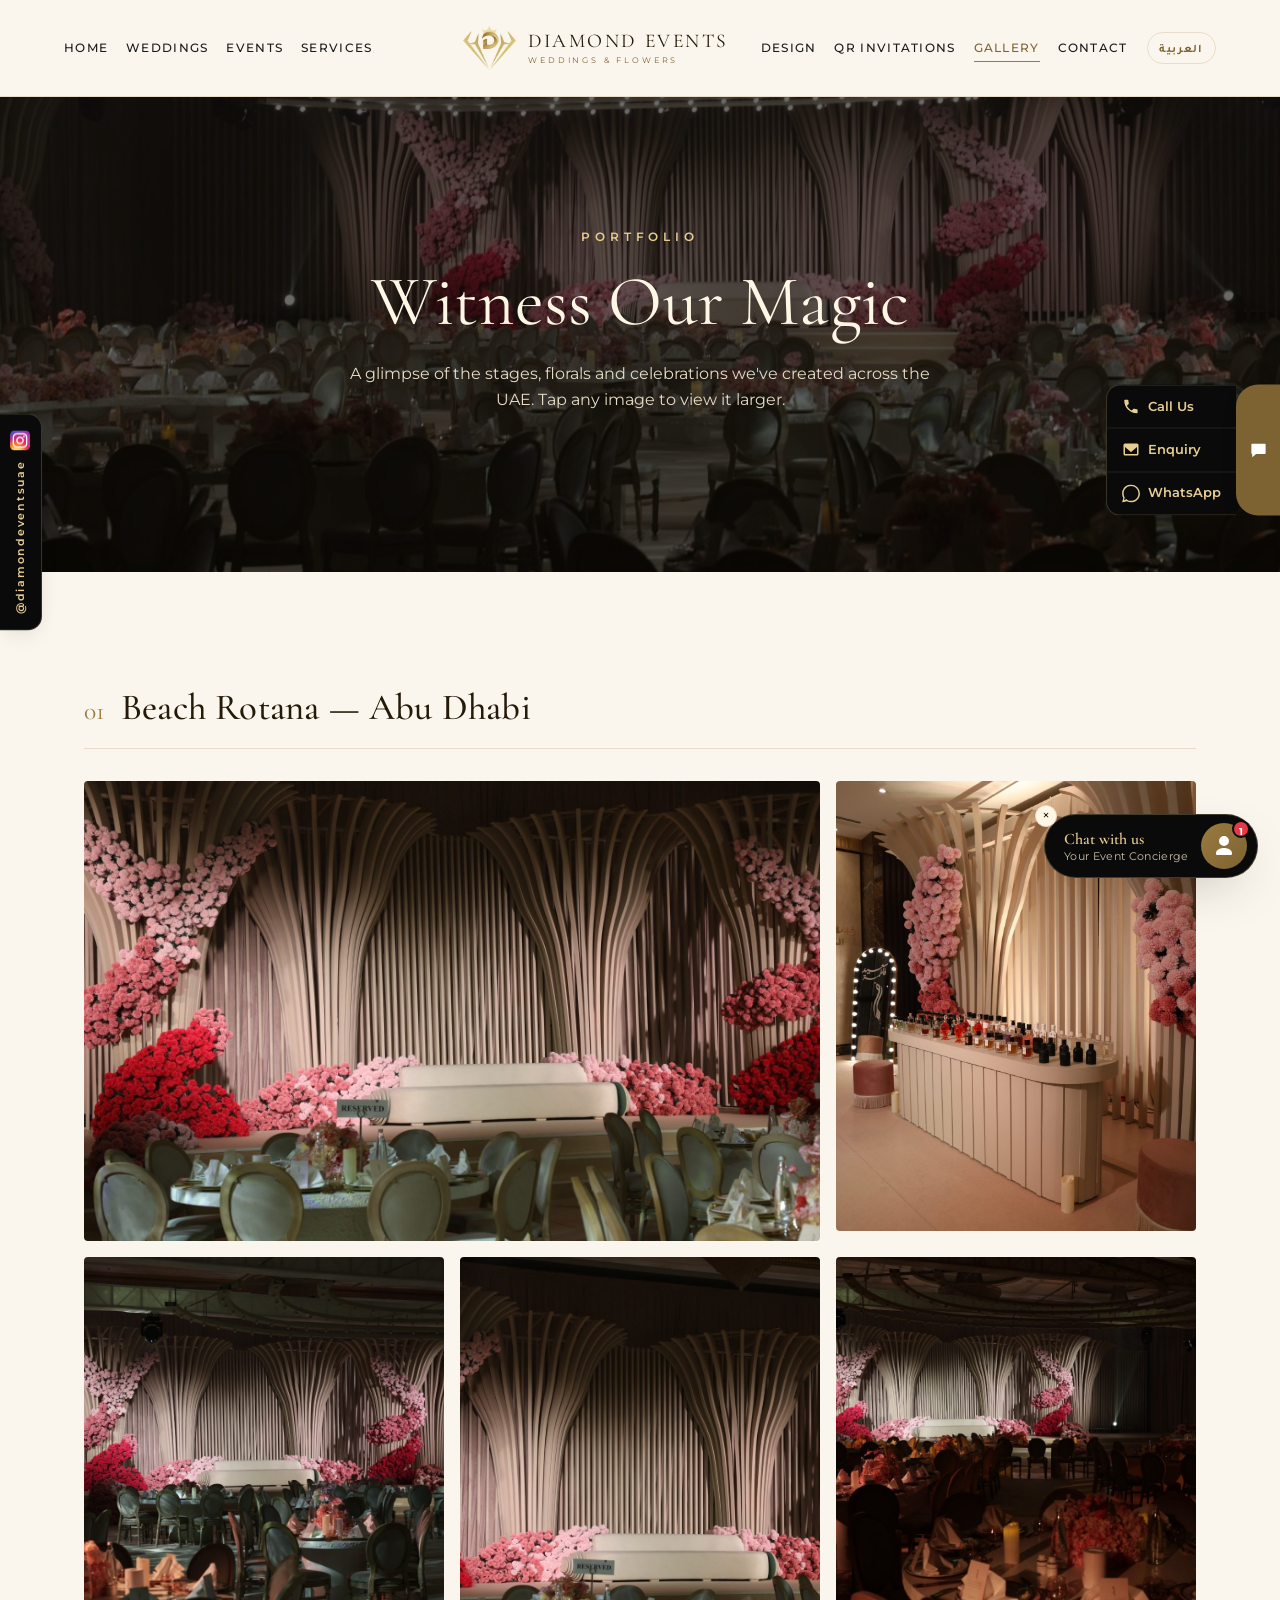
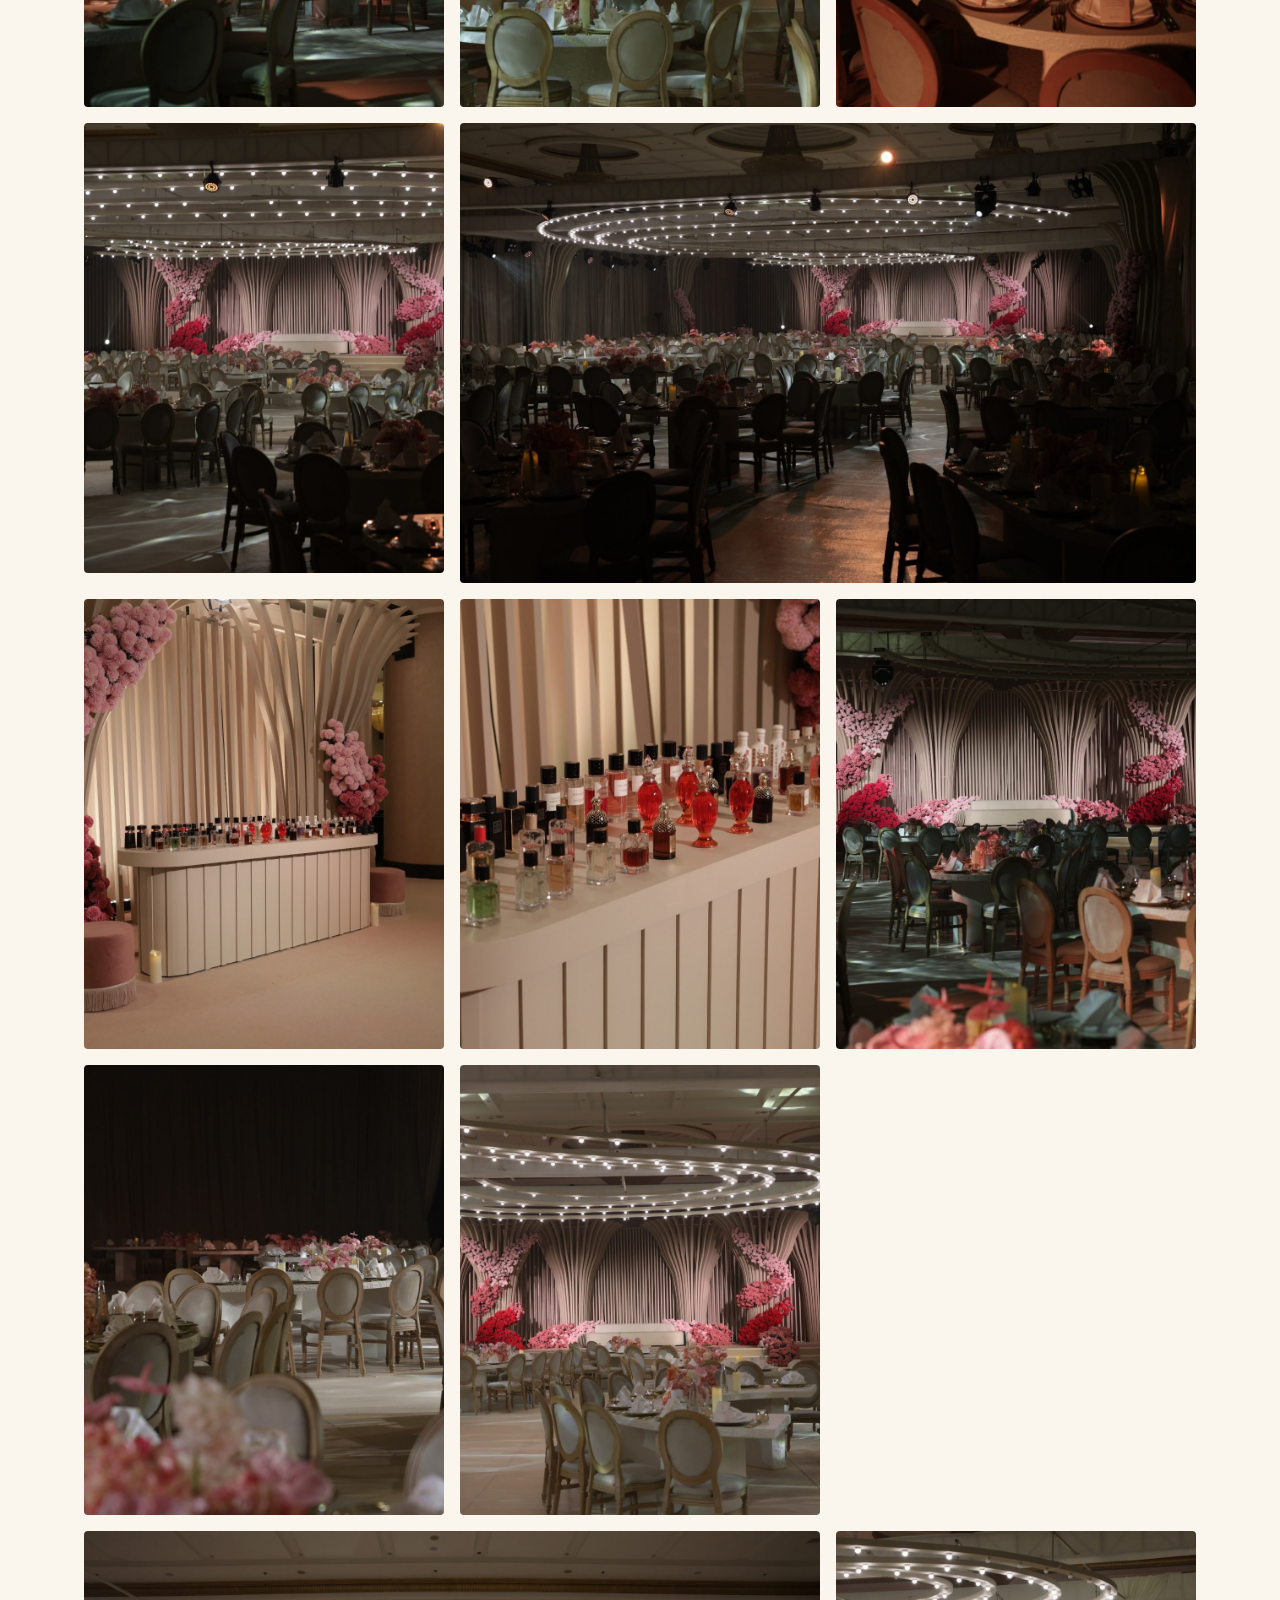
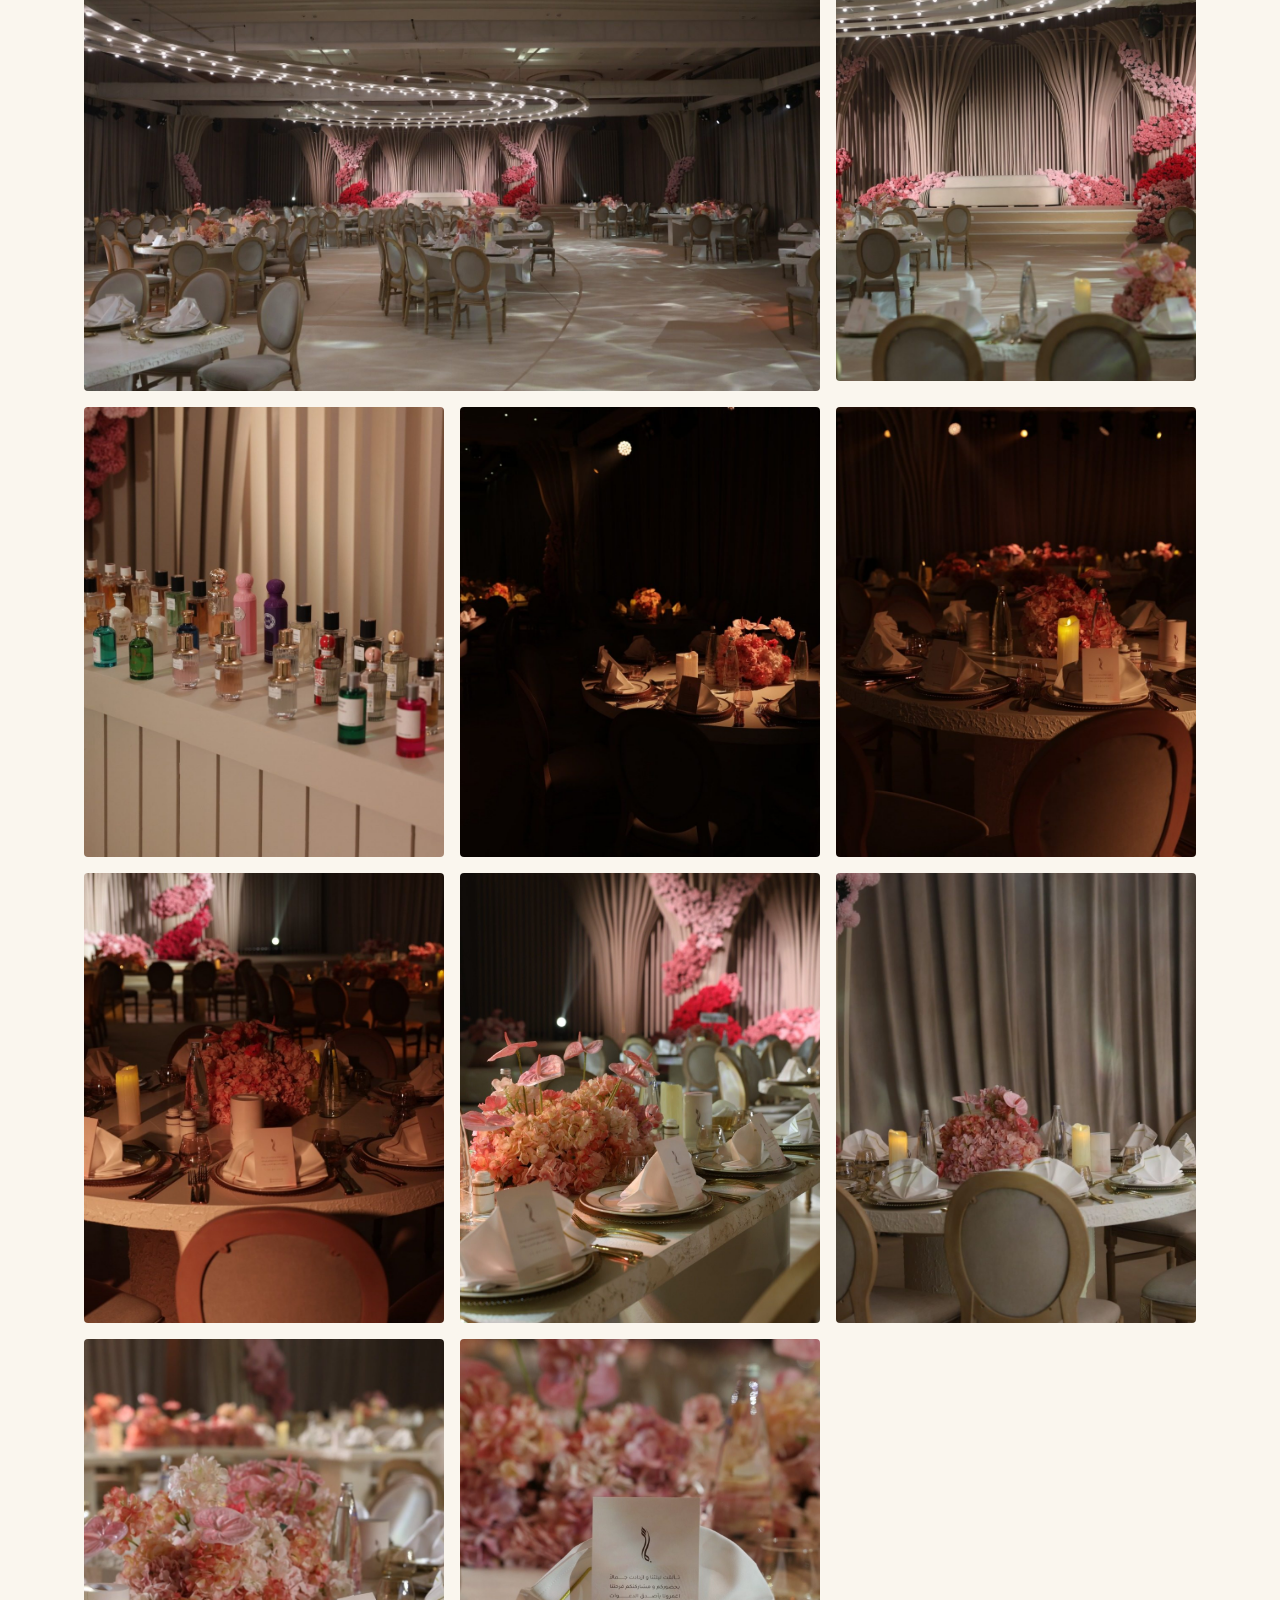
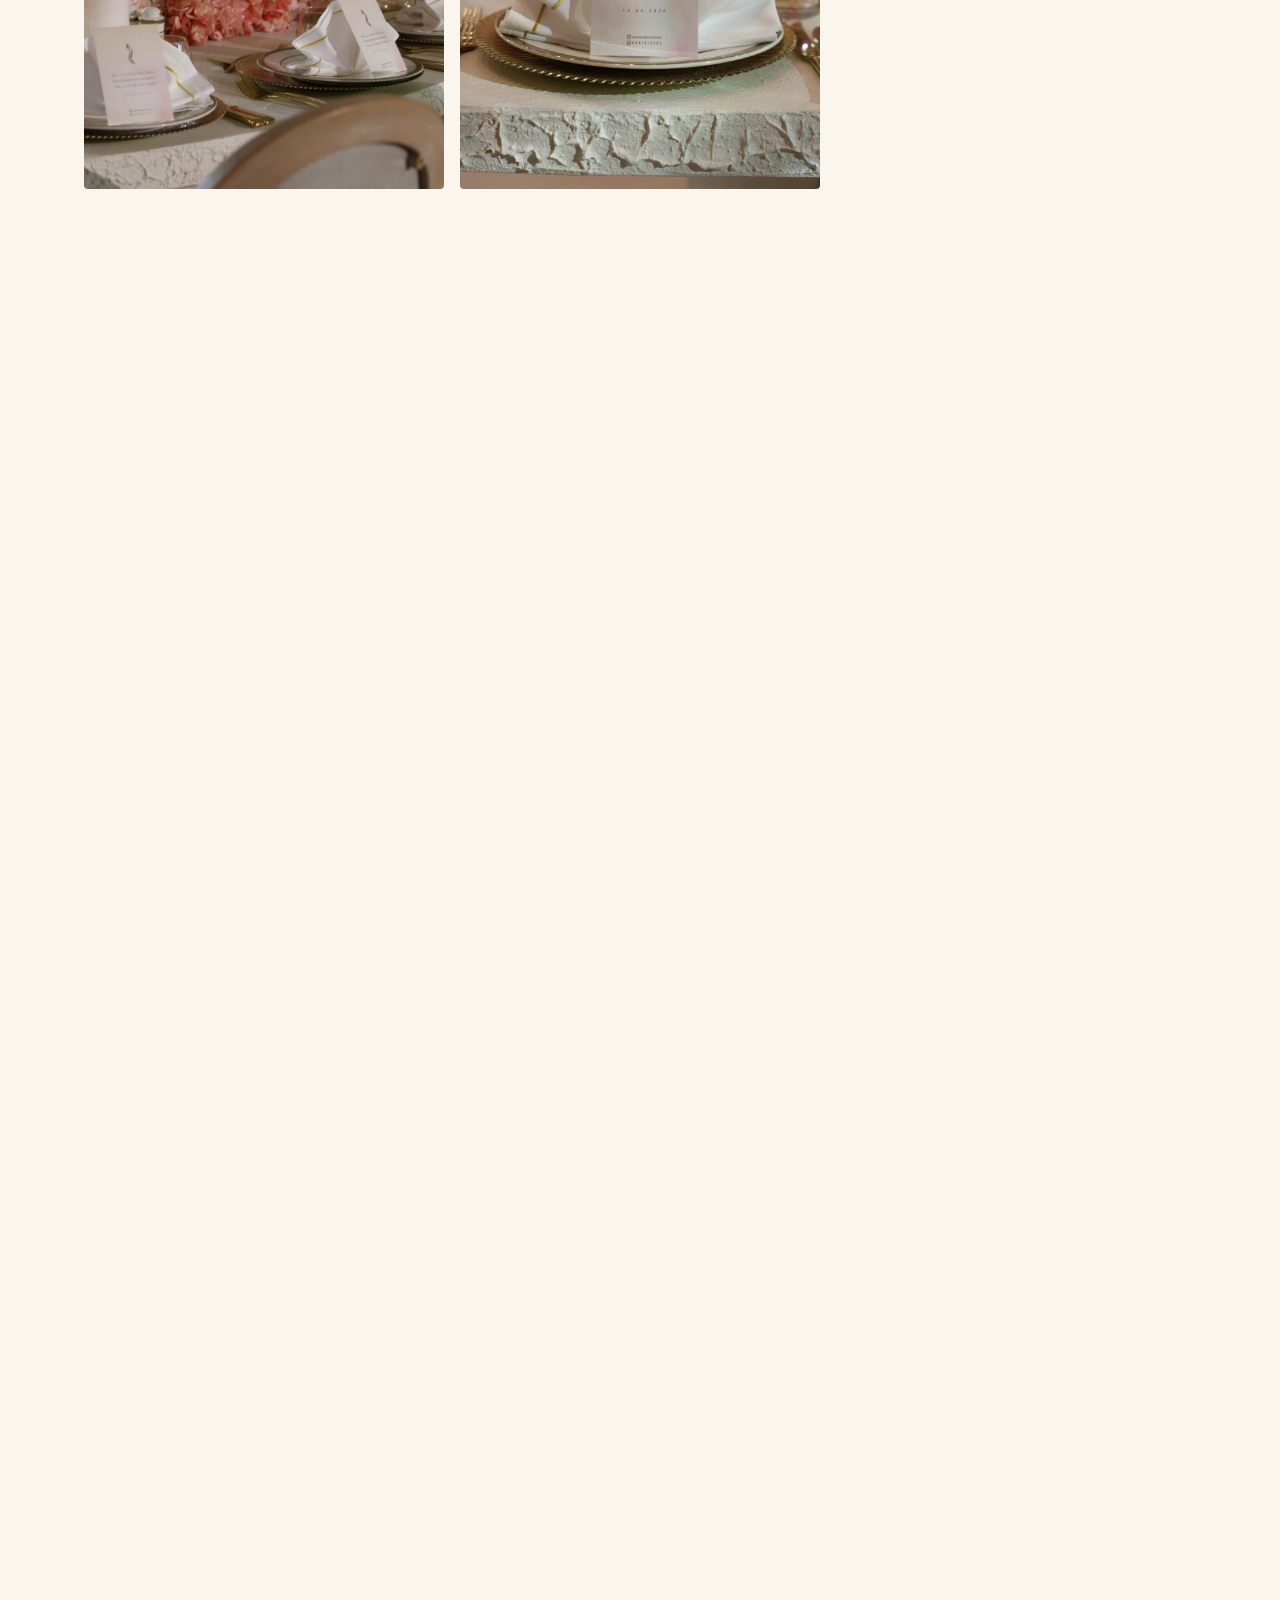
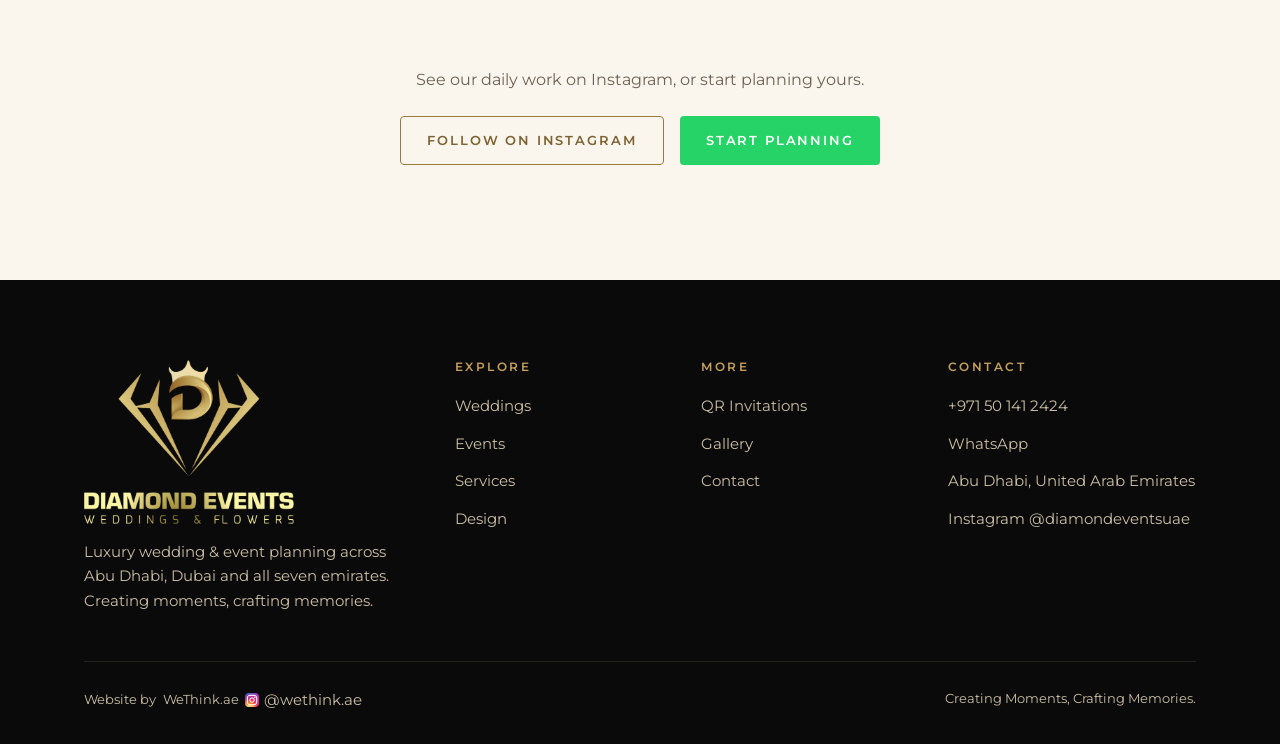
<file: gallery.html>
<!DOCTYPE html>
<html lang="en" dir="ltr">
<head>
  <meta charset="UTF-8">
  <meta name="viewport" content="width=device-width, initial-scale=1.0">
  <title>Gallery | Diamond Events — Our Weddings & Events</title>
  <meta name="description" content="A portfolio of luxury weddings and events — stages, koshas, florals, lighting and table styling across the UAE.">
  <link rel="preconnect" href="https://fonts.googleapis.com">
  <link rel="preconnect" href="https://fonts.gstatic.com" crossorigin>
  <link href="https://fonts.googleapis.com/css2?family=Cormorant+Garamond:ital,wght@0,300;0,400;0,500;0,600;1,300;1,400&family=Montserrat:wght@300;400;500;600;700&family=Amiri:ital,wght@0,400;0,700;1,400&family=Tajawal:wght@300;400;500;700&display=swap" rel="stylesheet">
  <link rel="icon" type="image/png" href="assets/img/logo/favicon.png">
  <link rel="stylesheet" href="assets/css/styles.css">
</head>
<body>

  <header class="header">
    <div class="container header__inner">
      <nav class="nav nav--left" aria-label="Primary left">
        <ul class="nav__list">
          <li><a class="nav__link" href="index.html" data-ar><span class="lang-en">Home</span><span class="lang-ar">الرئيسية</span></a></li>
          <li><a class="nav__link" href="weddings.html" data-ar><span class="lang-en">Weddings</span><span class="lang-ar">حفلات الزفاف</span></a></li>
          <li><a class="nav__link" href="events.html" data-ar><span class="lang-en">Events</span><span class="lang-ar">المناسبات</span></a></li>
          <li><a class="nav__link" href="services.html" data-ar><span class="lang-en">Services</span><span class="lang-ar">الخدمات</span></a></li>
        </ul>
      </nav>
      <a class="brand" href="index.html" aria-label="Diamond Events home">
        <img class="brand__logo" src="assets/img/logo/logo-mark.png" alt="Diamond Events">
        <span class="brand__text">
          <span class="brand__word">Diamond Events</span>
          <span class="brand__tag" data-ar><span class="lang-en">Weddings &amp; Flowers</span><span class="lang-ar">للمناسبات والزهور</span></span>
        </span>
      </a>
      <nav class="nav nav--right" aria-label="Primary right">
        <ul class="nav__list">
          <li><a class="nav__link" href="design.html" data-ar><span class="lang-en">Design</span><span class="lang-ar">التصميم</span></a></li>
          <li><a class="nav__link" href="qr-invitations.html" data-ar><span class="lang-en">QR Invitations</span><span class="lang-ar">الدعوات الرقمية</span></a></li>
          <li><a class="nav__link" href="gallery.html" aria-current="page" data-ar><span class="lang-en">Gallery</span><span class="lang-ar">المعرض</span></a></li>
          <li><a class="nav__link" href="contact.html" data-ar><span class="lang-en">Contact</span><span class="lang-ar">تواصل</span></a></li>
        </ul>
      </nav>
      <div class="header__actions">
        <button class="lang-toggle" data-lang-toggle aria-label="Switch language">العربية</button>
        <button class="nav-toggle" aria-label="Menu" aria-expanded="false"><span></span><span></span><span></span></button>
      </div>
    </div>
  </header>
  <div class="nav-drawer" aria-label="Mobile navigation">
    <ul>
      <li><a href="index.html" data-ar><span class="lang-en">Home</span><span class="lang-ar">الرئيسية</span></a></li>
      <li><a href="weddings.html" data-ar><span class="lang-en">Weddings</span><span class="lang-ar">حفلات الزفاف</span></a></li>
      <li><a href="events.html" data-ar><span class="lang-en">Events</span><span class="lang-ar">المناسبات</span></a></li>
      <li><a href="services.html" data-ar><span class="lang-en">Services</span><span class="lang-ar">الخدمات</span></a></li>
      <li><a href="design.html" data-ar><span class="lang-en">Design</span><span class="lang-ar">التصميم</span></a></li>
      <li><a href="qr-invitations.html" data-ar><span class="lang-en">QR Invitations</span><span class="lang-ar">الدعوات الرقمية</span></a></li>
      <li><a href="gallery.html" data-ar><span class="lang-en">Gallery</span><span class="lang-ar">المعرض</span></a></li>
      <li><a href="contact.html" data-ar><span class="lang-en">Contact</span><span class="lang-ar">تواصل</span></a></li>
    </ul>
  </div>

  <!-- PAGE HERO -->
  <section class="page-hero" style="padding-block:clamp(90px,14vh,150px)">
    <div class="page-hero__media"><img src="assets/img/gallery/beach-rotana/beach-rotana-06.jpg" alt="Wedding ballroom with ring chandeliers"></div>
    <div class="container">
      <span class="eyebrow" style="color:var(--gold-pale)" data-ar><span class="lang-en">Portfolio</span><span class="lang-ar">معرض الأعمال</span></span>
      <h1 data-ar><span class="lang-en">Witness Our Magic</span><span class="lang-ar">شاهد سحرنا</span></h1>
      <p data-ar><span class="lang-en">A glimpse of the stages, florals and celebrations we've created across the UAE. Tap any image to view it larger.</span><span class="lang-ar">لمحة من المنصات والزهور والاحتفالات التي صنعناها في الإمارات. اضغط أي صورة لعرضها بحجم أكبر.</span></p>
    </div>
  </section>

  <!-- GALLERY -->
  <section class="section">
    <div class="container">
      <!-- ===== Beach Rotana ===== -->
      <div class="svc-cat reveal" style="margin-top:0">
        <div class="svc-cat__head"><span class="svc-cat__num">01</span><h2 class="svc-cat__title" data-ar><span class="lang-en">Beach Rotana — Abu Dhabi</span><span class="lang-ar">بيتش روتانا — أبوظبي</span></h2></div>
      </div>
      <div class="gallery-grid reveal">
        <div class="gallery-item is-wide" data-full="assets/img/gallery/beach-rotana/beach-rotana-01.jpg"><img src="assets/img/gallery/beach-rotana/beach-rotana-01.jpg" alt="Wedding stage with red and pink cascading florals" loading="lazy"></div>
        <div class="gallery-item" data-full="assets/img/gallery/beach-rotana/beach-rotana-02.jpg"><img src="assets/img/gallery/beach-rotana/beach-rotana-02.jpg" alt="Floral arch over the favours bar" loading="lazy"></div>
        <div class="gallery-item" data-full="assets/img/gallery/beach-rotana/beach-rotana-03.jpg"><img src="assets/img/gallery/beach-rotana/beach-rotana-03.jpg" alt="Stage view across guest tables" loading="lazy"></div>
        <div class="gallery-item" data-full="assets/img/gallery/beach-rotana/beach-rotana-04.jpg"><img src="assets/img/gallery/beach-rotana/beach-rotana-04.jpg" alt="Pink floral installations framing the stage" loading="lazy"></div>
        <div class="gallery-item" data-full="assets/img/gallery/beach-rotana/beach-rotana-05.jpg"><img src="assets/img/gallery/beach-rotana/beach-rotana-05.jpg" alt="Guest tables with warm lighting" loading="lazy"></div>
        <div class="gallery-item" data-full="assets/img/gallery/beach-rotana/beach-rotana-06.jpg"><img src="assets/img/gallery/beach-rotana/beach-rotana-06.jpg" alt="Ring chandeliers over the ballroom" loading="lazy"></div>
        <div class="gallery-item is-wide" data-full="assets/img/gallery/beach-rotana/beach-rotana-07.jpg"><img src="assets/img/gallery/beach-rotana/beach-rotana-07.jpg" alt="Ballroom overview with string-light chandeliers" loading="lazy"></div>
        <div class="gallery-item" data-full="assets/img/gallery/beach-rotana/beach-rotana-08.jpg"><img src="assets/img/gallery/beach-rotana/beach-rotana-08.jpg" alt="Cascading pink floral arch at the entrance bar" loading="lazy"></div>
        <div class="gallery-item" data-full="assets/img/gallery/beach-rotana/beach-rotana-09.jpg"><img src="assets/img/gallery/beach-rotana/beach-rotana-09.jpg" alt="Perfume and favours bar detail" loading="lazy"></div>
        <div class="gallery-item" data-full="assets/img/gallery/beach-rotana/beach-rotana-10.jpg"><img src="assets/img/gallery/beach-rotana/beach-rotana-10.jpg" alt="Florals above the guest tables" loading="lazy"></div>
        <div class="gallery-item" data-full="assets/img/gallery/beach-rotana/beach-rotana-11.jpg"><img src="assets/img/gallery/beach-rotana/beach-rotana-11.jpg" alt="Guest seating with blush centrepieces" loading="lazy"></div>
        <div class="gallery-item" data-full="assets/img/gallery/beach-rotana/beach-rotana-12.jpg"><img src="assets/img/gallery/beach-rotana/beach-rotana-12.jpg" alt="Ballroom with ring chandeliers and dance floor" loading="lazy"></div>
        <div class="gallery-item is-wide" data-full="assets/img/gallery/beach-rotana/beach-rotana-13.jpg"><img src="assets/img/gallery/beach-rotana/beach-rotana-13.jpg" alt="Full ballroom view toward the stage" loading="lazy"></div>
        <div class="gallery-item" data-full="assets/img/gallery/beach-rotana/beach-rotana-14.jpg"><img src="assets/img/gallery/beach-rotana/beach-rotana-14.jpg" alt="Layered lighting across the ballroom" loading="lazy"></div>
        <div class="gallery-item" data-full="assets/img/gallery/beach-rotana/beach-rotana-15.jpg"><img src="assets/img/gallery/beach-rotana/beach-rotana-15.jpg" alt="Favours bar lined with perfume bottles" loading="lazy"></div>
        <div class="gallery-item" data-full="assets/img/gallery/beach-rotana/beach-rotana-16.jpg"><img src="assets/img/gallery/beach-rotana/beach-rotana-16.jpg" alt="Candle-lit guest table" loading="lazy"></div>
        <div class="gallery-item" data-full="assets/img/gallery/beach-rotana/beach-rotana-17.jpg"><img src="assets/img/gallery/beach-rotana/beach-rotana-17.jpg" alt="Guest tables at night with candles" loading="lazy"></div>
        <div class="gallery-item" data-full="assets/img/gallery/beach-rotana/beach-rotana-18.jpg"><img src="assets/img/gallery/beach-rotana/beach-rotana-18.jpg" alt="Warm evening table setting" loading="lazy"></div>
        <div class="gallery-item" data-full="assets/img/gallery/beach-rotana/beach-rotana-19.jpg"><img src="assets/img/gallery/beach-rotana/beach-rotana-19.jpg" alt="Rose centrepiece close-up" loading="lazy"></div>
        <div class="gallery-item" data-full="assets/img/gallery/beach-rotana/beach-rotana-20.jpg"><img src="assets/img/gallery/beach-rotana/beach-rotana-20.jpg" alt="Floral column over a styled table" loading="lazy"></div>
        <div class="gallery-item" data-full="assets/img/gallery/beach-rotana/beach-rotana-21.jpg"><img src="assets/img/gallery/beach-rotana/beach-rotana-21.jpg" alt="Wedding table with candles and roses" loading="lazy"></div>
        <div class="gallery-item" data-full="assets/img/gallery/beach-rotana/beach-rotana-22.jpg"><img src="assets/img/gallery/beach-rotana/beach-rotana-22.jpg" alt="Menu card and place setting detail" loading="lazy"></div>
      </div>

      <!-- ===== Medeem — story ===== -->
      <div class="svc-cat reveal">
        <div class="svc-cat__head"><span class="svc-cat__num">02</span><h2 class="svc-cat__title" data-ar><span class="lang-en">Medeem</span><span class="lang-ar">Medeem</span></h2></div>
      </div>
      <a class="story-banner reveal" href="medeem.html">
        <img src="assets/img/gallery/medeem/medeem-12.jpg" alt="Medeem lounge by Diamond Events" loading="lazy">
        <div class="story-banner__body">
          <span class="eyebrow" style="color:var(--gold-pale)" data-ar><span class="lang-en">Featured Album</span><span class="lang-ar">الألبوم المميز</span></span>
          <h3 data-ar><span class="lang-en">Medeem — An Evening in Bloom</span><span class="lang-ar">Medeem — أمسية تتفتّح</span></h3>
          <p data-ar><span class="lang-en">A cinematic, scroll-through story of this blush lounge evening — parallax, chapters and all thirteen photographs.</span><span class="lang-ar">قصة سينمائية تُروى بالتمرير لهذه الأمسية الوردية — فصول وعمق وجميع الصور الثلاث عشرة.</span></p>
          <span class="btn btn--gold" data-ar><span class="lang-en">Experience the Story →</span><span class="lang-ar">عش القصة ←</span></span>
        </div>
      </a>
      <div class="gallery-grid reveal" style="margin-top:1.5rem">
        <div class="gallery-item" data-full="assets/img/gallery/medeem/medeem-01.jpg"><img src="assets/img/gallery/medeem/medeem-01.jpg" alt="Pink floral centrepiece with branded details" loading="lazy"></div>
        <div class="gallery-item" data-full="assets/img/gallery/medeem/medeem-04.jpg"><img src="assets/img/gallery/medeem/medeem-04.jpg" alt="Cream sofas with rose-gold cushions" loading="lazy"></div>
        <div class="gallery-item" data-full="assets/img/gallery/medeem/medeem-08.jpg"><img src="assets/img/gallery/medeem/medeem-08.jpg" alt="Round table with pink hydrangea florals" loading="lazy"></div>
        <div class="gallery-item" data-full="assets/img/gallery/medeem/medeem-09.jpg"><img src="assets/img/gallery/medeem/medeem-09.jpg" alt="Armchairs and floral table styling" loading="lazy"></div>
        <div class="gallery-item" data-full="assets/img/gallery/medeem/medeem-11.jpg"><img src="assets/img/gallery/medeem/medeem-11.jpg" alt="Hydrangea centrepiece with refreshments" loading="lazy"></div>
        <div class="gallery-item" data-full="assets/img/gallery/medeem/medeem-13.jpg"><img src="assets/img/gallery/medeem/medeem-13.jpg" alt="Florals and branded stationery on glass table" loading="lazy"></div>
      </div>

      <div class="center" style="margin-top:3rem">
        <p style="color:#6b6151;margin-bottom:1.4rem" data-ar><span class="lang-en">See our daily work on Instagram, or start planning yours.</span><span class="lang-ar">شاهد أعمالنا اليومية على إنستغرام، أو ابدأ التخطيط لمناسبتك.</span></p>
        <div class="cta-row cta-row--center">
          <a class="btn btn--ghost" href="https://www.instagram.com/diamondeventsuae/" target="_blank" rel="noopener" data-ar><span class="lang-en">Follow on Instagram</span><span class="lang-ar">تابعنا على إنستغرام</span></a>
          <a class="btn btn--whatsapp" href="https://wa.me/971501412424" target="_blank" rel="noopener" data-ar><span class="lang-en">Start Planning</span><span class="lang-ar">ابدأ التخطيط</span></a>
        </div>
      </div>
    </div>
  </section>

  <!-- LIGHTBOX -->
  <div class="lightbox" role="dialog" aria-modal="true" aria-label="Image viewer">
    <button class="lightbox__close" aria-label="Close">×</button>
    <button class="lightbox__nav lightbox__nav--prev" aria-label="Previous">‹</button>
    <div data-lb-inner></div>
    <button class="lightbox__nav lightbox__nav--next" aria-label="Next">›</button>
  </div>

  <!-- FOOTER -->
  <footer class="footer">
    <div class="container">
      <div class="footer__grid">
        <div class="footer__brand">
          <img class="footer__logo" src="assets/img/logo/logo-full.png" alt="Diamond Events — Weddings &amp; Flowers">
          <p data-ar><span class="lang-en">Luxury wedding &amp; event planning across Abu Dhabi, Dubai and all seven emirates. Creating moments, crafting memories.</span><span class="lang-ar">تخطيط فاخر لحفلات الزفاف والمناسبات في أبوظبي ودبي وجميع الإمارات. نصنع اللحظات ونحفظ الذكريات.</span></p>
        </div>
        <div><h4 data-ar><span class="lang-en">Explore</span><span class="lang-ar">تصفّح</span></h4><ul><li><a href="weddings.html" data-ar><span class="lang-en">Weddings</span><span class="lang-ar">حفلات الزفاف</span></a></li><li><a href="events.html" data-ar><span class="lang-en">Events</span><span class="lang-ar">المناسبات</span></a></li><li><a href="services.html" data-ar><span class="lang-en">Services</span><span class="lang-ar">الخدمات</span></a></li><li><a href="design.html" data-ar><span class="lang-en">Design</span><span class="lang-ar">التصميم</span></a></li></ul></div>
        <div><h4 data-ar><span class="lang-en">More</span><span class="lang-ar">المزيد</span></h4><ul><li><a href="qr-invitations.html" data-ar><span class="lang-en">QR Invitations</span><span class="lang-ar">الدعوات الرقمية</span></a></li><li><a href="gallery.html" data-ar><span class="lang-en">Gallery</span><span class="lang-ar">المعرض</span></a></li><li><a href="contact.html" data-ar><span class="lang-en">Contact</span><span class="lang-ar">تواصل</span></a></li></ul></div>
        <div><h4 data-ar><span class="lang-en">Contact</span><span class="lang-ar">تواصل</span></h4><ul><li><a href="tel:+971501412424"><bdi dir="ltr">+971 50 141 2424</bdi></a></li><li><a href="https://wa.me/971501412424" target="_blank" rel="noopener">WhatsApp</a></li><li><a href="https://share.google/WbmNBpGF72yfdPQGA" target="_blank" rel="noopener">Abu Dhabi, United Arab Emirates</a></li>
<li><a href="https://www.instagram.com/diamondeventsuae/" target="_blank" rel="noopener">Instagram @diamondeventsuae</a></li></ul></div>
      </div>
      <div class="footer__bottom">
        <span class="footer__credit">
          <span data-ar><span class="lang-en">Website by</span><span class="lang-ar">الموقع من تصميم</span></span>
          <bdi dir="ltr">WeThink.ae</bdi>
          <a href="https://www.instagram.com/wethink.ae/" target="_blank" rel="noopener" class="footer__credit-ig" aria-label="WeThink.ae on Instagram">
            <img src="assets/img/icons/instagram.png" alt="" width="14" height="14">
            <bdi dir="ltr">@wethink.ae</bdi>
          </a>
        </span>
        <span data-ar><span class="lang-en">Creating Moments, Crafting Memories.</span><span class="lang-ar">نصنع اللحظات، ونحفظ الذكريات.</span></span>
      </div>
    </div>
  </footer>

  <!-- Side widgets: Instagram tab, quick-contact drawer, concierge chat -->
  <a class="side-tab" href="https://www.instagram.com/diamondeventsuae/" target="_blank" rel="noopener" aria-label="Follow Diamond Events on Instagram">
    <img src="assets/img/icons/instagram.png" alt="" width="20" height="20">
    <span class="side-tab__label"><bdi dir="ltr">@diamondeventsuae</bdi></span>
  </a>

  <div class="qc" data-qc>
    <div class="qc__panel">
      <a class="qc__item" href="tel:+971501412424">
        <svg viewBox="0 0 24 24" aria-hidden="true"><path d="M6.6 10.8c1.4 2.8 3.7 5.1 6.5 6.5l2.2-2.2c.3-.3.7-.4 1-.2 1.1.4 2.3.6 3.5.6.6 0 1 .4 1 1V20c0 .6-.4 1-1 1C10.6 21 3 13.4 3 4c0-.6.4-1 1-1h3.5c.6 0 1 .4 1 1 0 1.2.2 2.4.6 3.5.1.4 0 .8-.3 1.1L6.6 10.8z"/></svg>
        <span data-ar><span class="lang-en">Call Us</span><span class="lang-ar">اتصل بنا</span></span>
      </a>
      <a class="qc__item" href="contact.html">
        <svg viewBox="0 0 24 24" aria-hidden="true"><path d="M4 4h16a2 2 0 012 2v12a2 2 0 01-2 2H4a2 2 0 01-2-2V6a2 2 0 012-2zm0 2.24V6h16v.24l-8 6.99-8-6.99zM4 8.51V18h16V8.51l-7.4 6.47a1 1 0 01-1.2 0L4 8.51z"/></svg>
        <span data-ar><span class="lang-en">Enquiry</span><span class="lang-ar">استفسار</span></span>
      </a>
      <a class="qc__item" href="https://wa.me/971501412424" target="_blank" rel="noopener">
        <svg viewBox="0 0 24 24" aria-hidden="true"><path d="M.057 24l1.687-6.163a11.867 11.867 0 01-1.587-5.945C.16 5.335 5.495 0 12.05 0a11.82 11.82 0 018.413 3.488 11.82 11.82 0 013.48 8.414c-.003 6.557-5.338 11.892-11.893 11.892a11.9 11.9 0 01-5.688-1.448L.057 24zm6.597-3.807c1.676.995 3.276 1.591 5.392 1.592 5.448 0 9.886-4.434 9.889-9.885.002-5.462-4.415-9.89-9.881-9.892-5.452 0-9.887 4.434-9.889 9.884a9.86 9.86 0 001.51 5.26l-.999 3.648 3.978-1.607z"/></svg>
        <span>WhatsApp</span>
      </a>
    </div>
    <button class="qc__toggle" type="button" data-qc-toggle aria-label="Toggle quick contact" aria-expanded="true">
      <svg viewBox="0 0 24 24" aria-hidden="true"><path d="M4 4h16a1 1 0 011 1v11a1 1 0 01-1 1H9l-5 4v-4H4a1 1 0 01-1-1V5a1 1 0 011-1z"/></svg>
    </button>
  </div>

  <div class="concierge" data-concierge>
    <button class="concierge__close" type="button" data-concierge-close aria-label="Close">&times;</button>
    <a class="concierge__bubble" href="https://wa.me/971501412424?text=Hi%20Diamond%20Events%2C%20I%27d%20love%20to%20plan%20my%20event." target="_blank" rel="noopener">
      <span class="concierge__copy">
        <strong data-ar><span class="lang-en">Chat with us</span><span class="lang-ar">تحدث معنا</span></strong>
        <span data-ar><span class="lang-en">Your Event Concierge</span><span class="lang-ar">مستشار فعاليتك</span></span>
      </span>
      <span class="concierge__avatar">
        <svg viewBox="0 0 24 24" aria-hidden="true"><path d="M12 12a5 5 0 100-10 5 5 0 000 10zm0 2c-4.4 0-8 2.2-8 5v1a1 1 0 001 1h14a1 1 0 001-1v-1c0-2.8-3.6-5-8-5z"/></svg>
        <span class="concierge__badge">1</span>
      </span>
    </a>
  </div>
  <script src="assets/js/main.js"></script>
  <script src="assets/js/effects.js"></script>
</body>
</html>
</file>
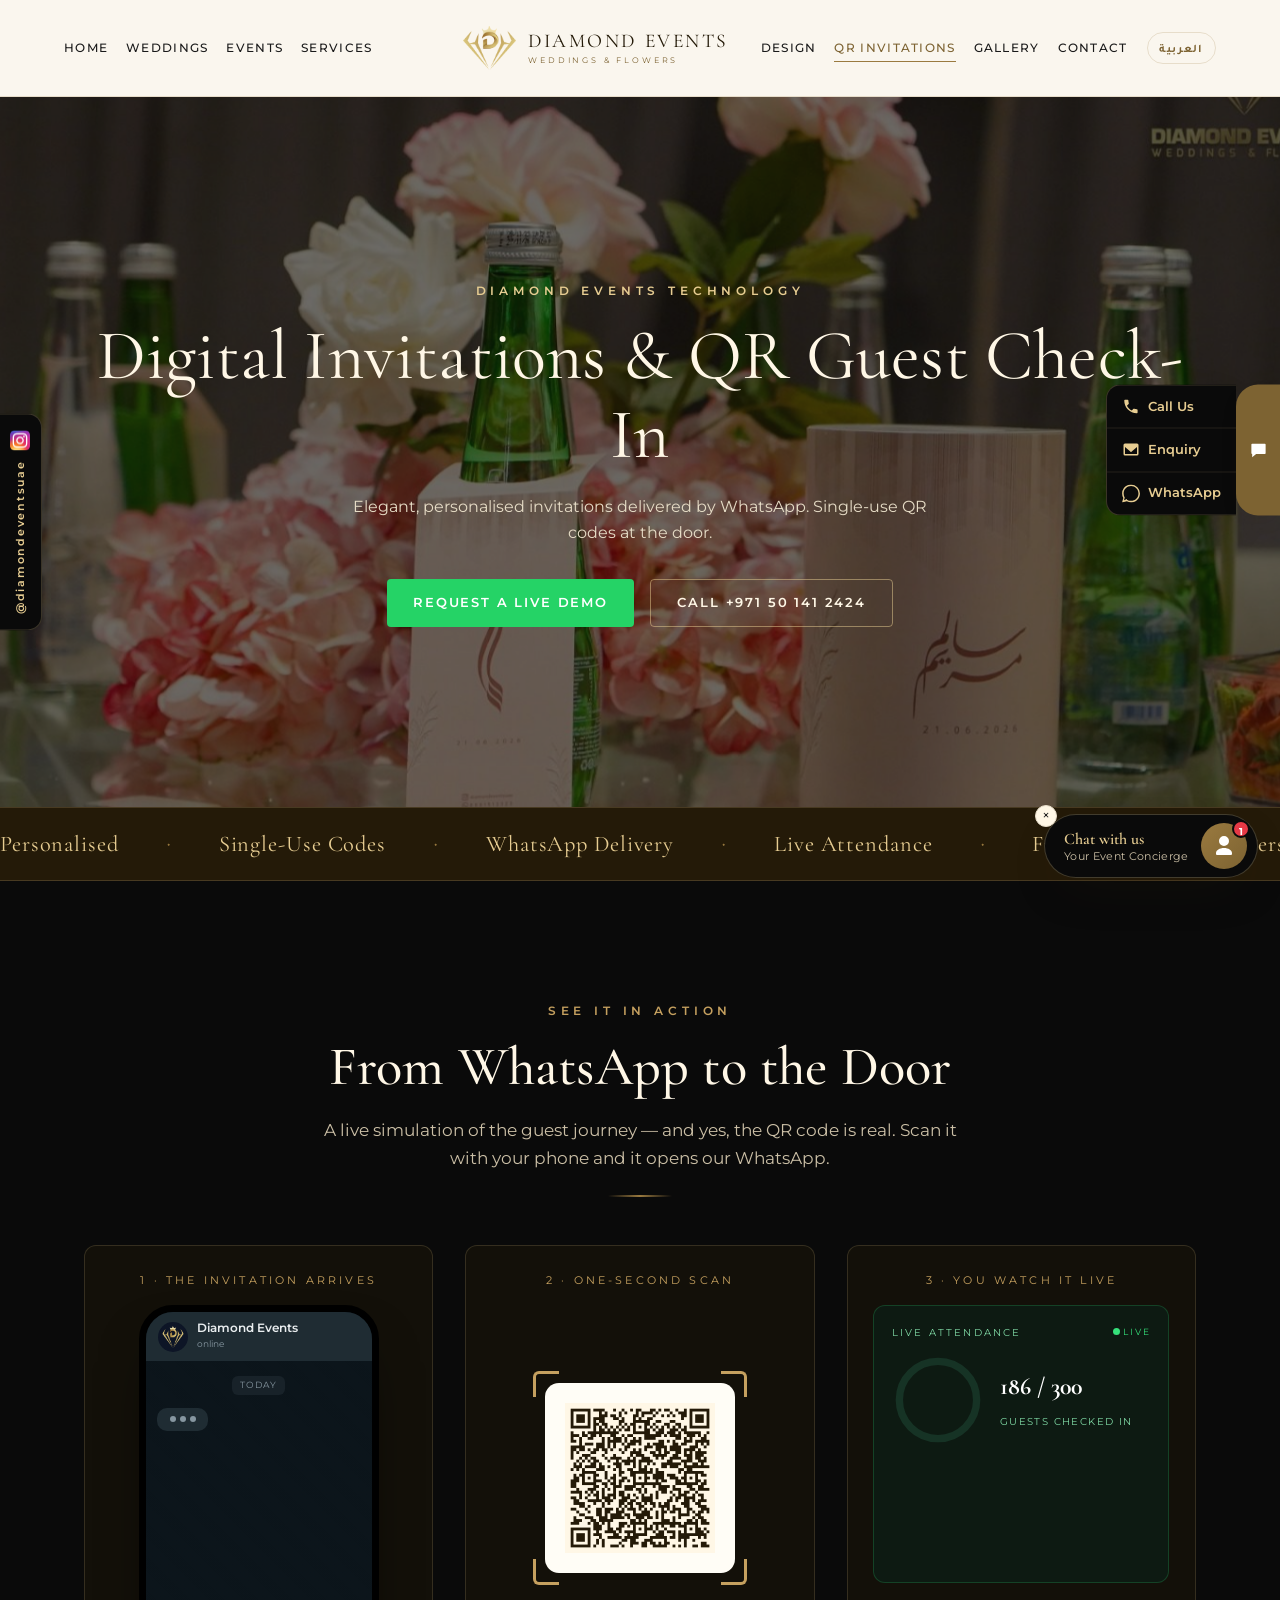
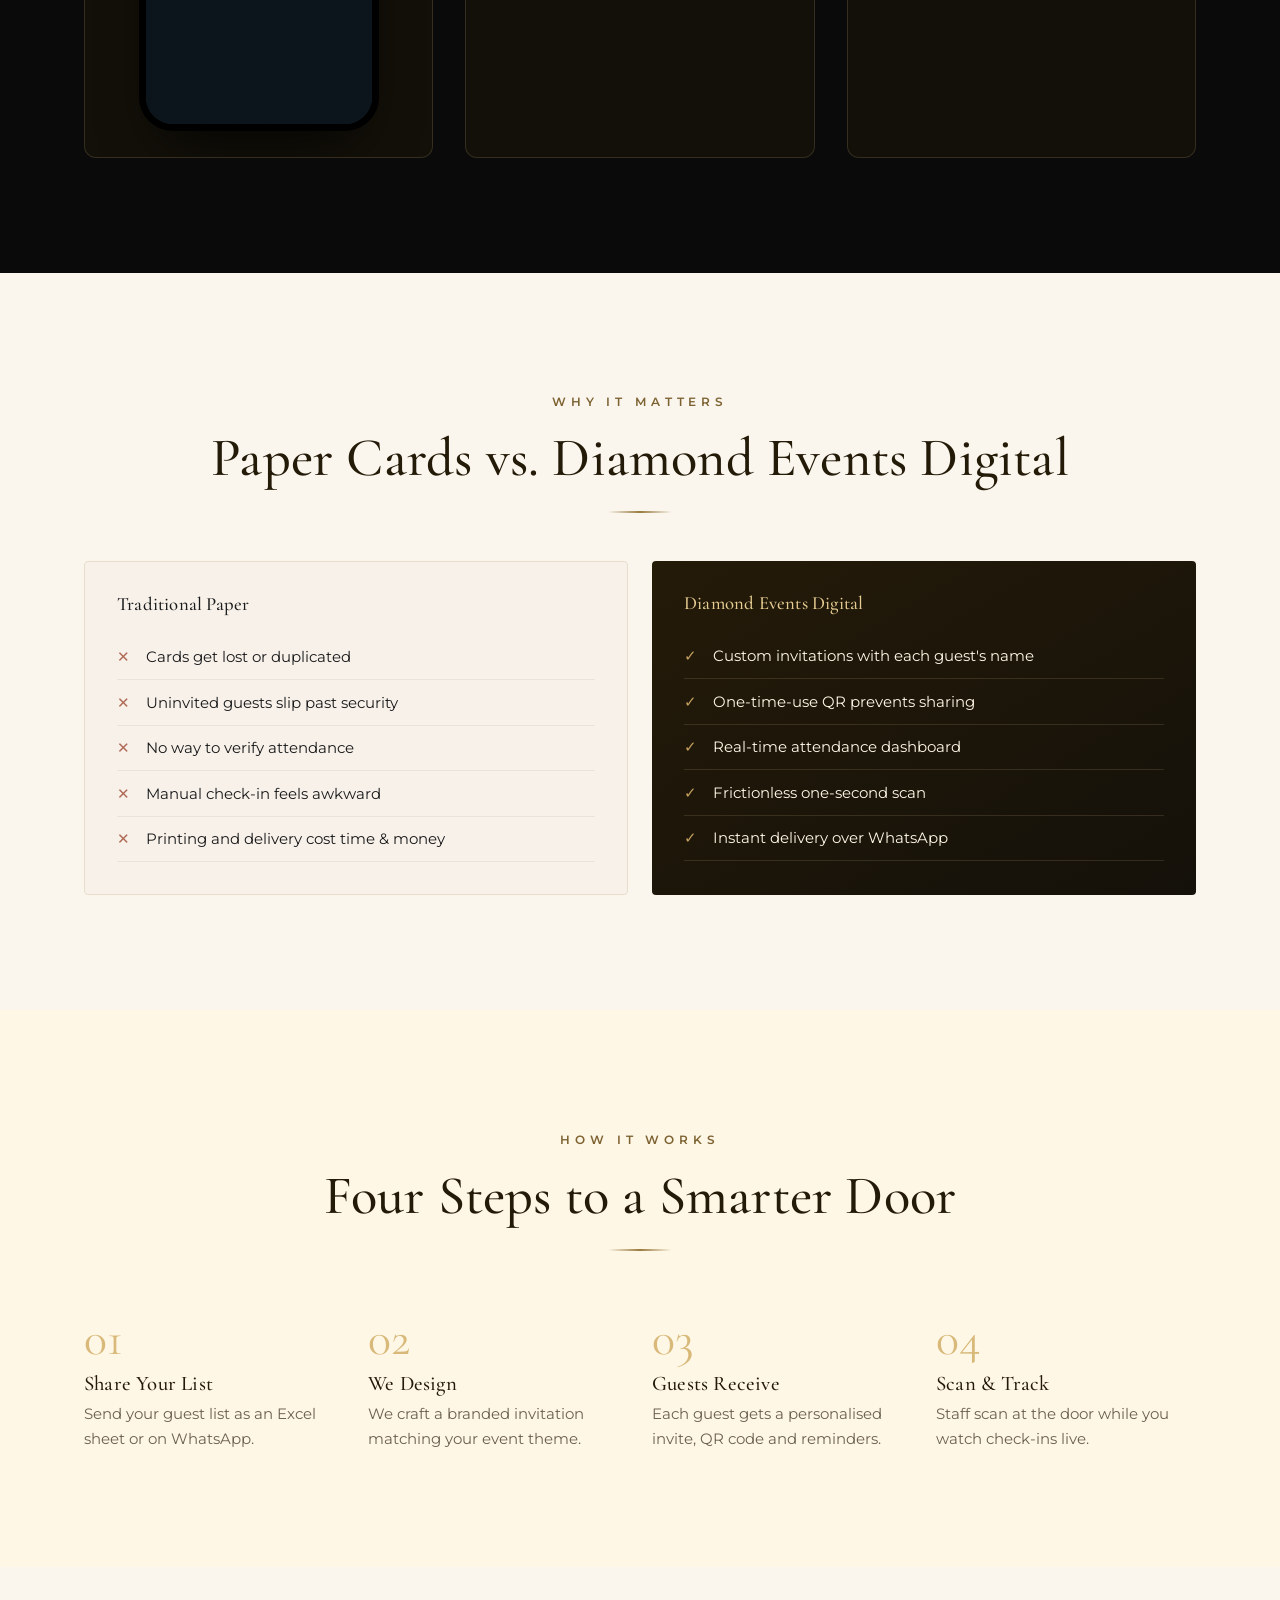
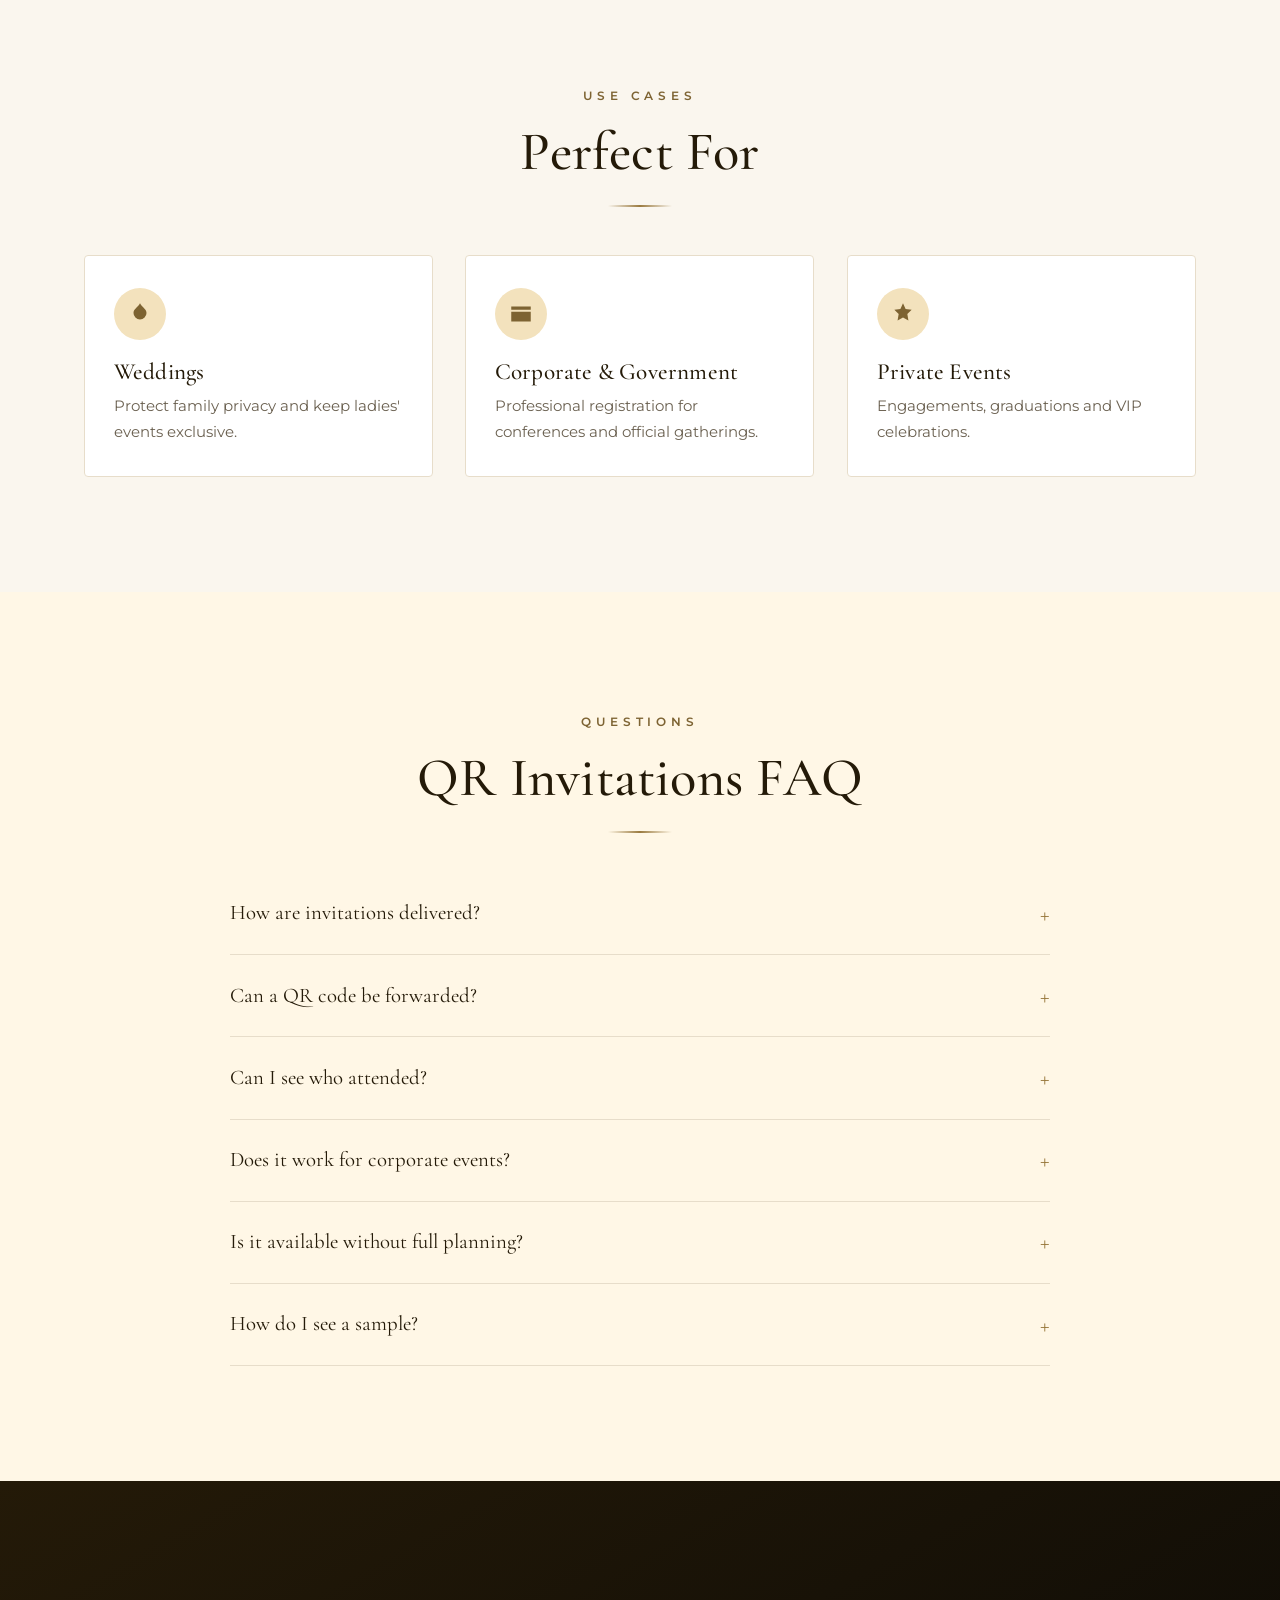
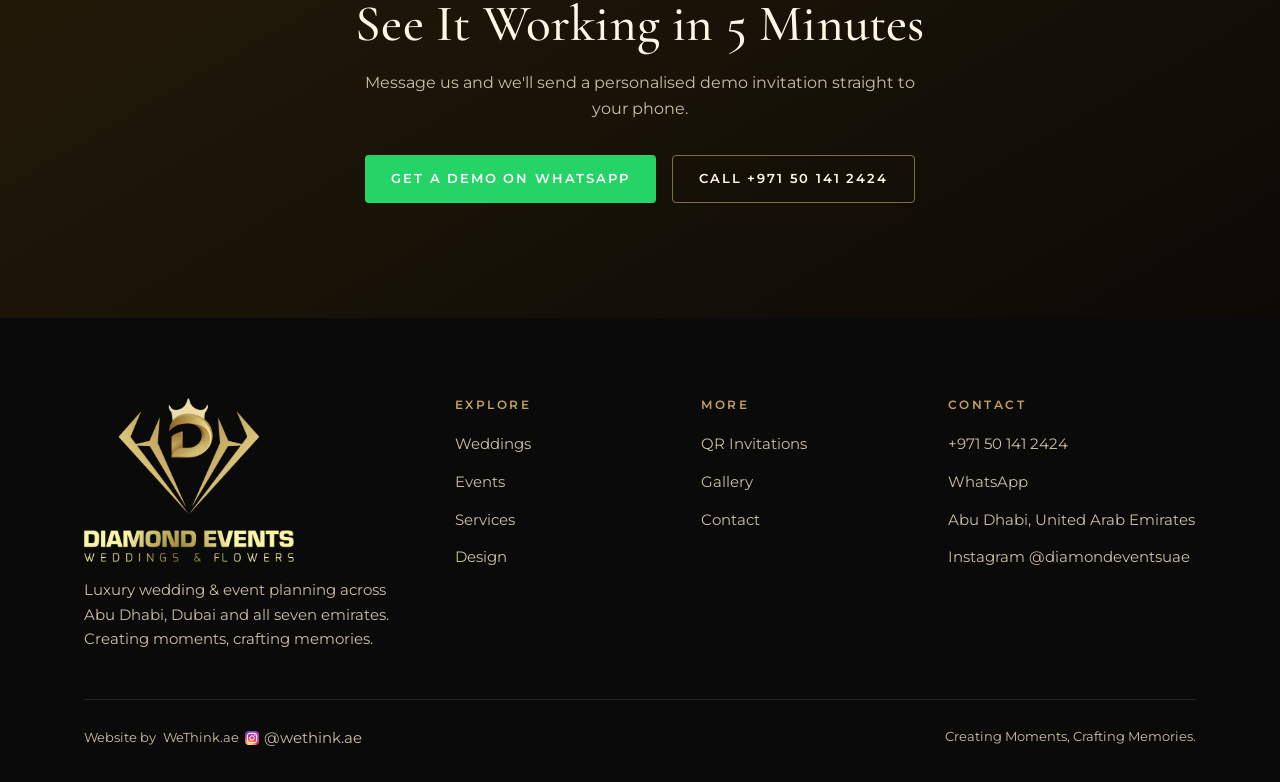
<file: qr-invitations.html>
<!DOCTYPE html>
<html lang="en" dir="ltr">
<head>
  <meta charset="UTF-8">
  <meta name="viewport" content="width=device-width, initial-scale=1.0">
  <title>QR Invitations | Diamond Events — Digital Invitations & QR Check-In</title>
  <meta name="description" content="Elegant personalised invitations delivered by WhatsApp, with single-use QR codes at the door and a live attendance dashboard. Private, paperless, secure.">
  <link rel="preconnect" href="https://fonts.googleapis.com">
  <link rel="preconnect" href="https://fonts.gstatic.com" crossorigin>
  <link href="https://fonts.googleapis.com/css2?family=Cormorant+Garamond:ital,wght@0,300;0,400;0,500;0,600;1,300;1,400&family=Montserrat:wght@300;400;500;600;700&family=Amiri:ital,wght@0,400;0,700;1,400&family=Tajawal:wght@300;400;500;700&display=swap" rel="stylesheet">
  <link rel="icon" type="image/png" href="assets/img/logo/favicon.png">
  <link rel="stylesheet" href="assets/css/styles.css">
</head>
<body>

  <header class="header">
    <div class="container header__inner">
      <nav class="nav nav--left" aria-label="Primary left">
        <ul class="nav__list">
          <li><a class="nav__link" href="index.html" data-ar><span class="lang-en">Home</span><span class="lang-ar">الرئيسية</span></a></li>
          <li><a class="nav__link" href="weddings.html" data-ar><span class="lang-en">Weddings</span><span class="lang-ar">حفلات الزفاف</span></a></li>
          <li><a class="nav__link" href="events.html" data-ar><span class="lang-en">Events</span><span class="lang-ar">المناسبات</span></a></li>
          <li><a class="nav__link" href="services.html" data-ar><span class="lang-en">Services</span><span class="lang-ar">الخدمات</span></a></li>
        </ul>
      </nav>
      <a class="brand" href="index.html" aria-label="Diamond Events home">
        <img class="brand__logo" src="assets/img/logo/logo-mark.png" alt="Diamond Events">
        <span class="brand__text">
          <span class="brand__word">Diamond Events</span>
          <span class="brand__tag" data-ar><span class="lang-en">Weddings &amp; Flowers</span><span class="lang-ar">للمناسبات والزهور</span></span>
        </span>
      </a>
      <nav class="nav nav--right" aria-label="Primary right">
        <ul class="nav__list">
          <li><a class="nav__link" href="design.html" data-ar><span class="lang-en">Design</span><span class="lang-ar">التصميم</span></a></li>
          <li><a class="nav__link" href="qr-invitations.html" aria-current="page" data-ar><span class="lang-en">QR Invitations</span><span class="lang-ar">الدعوات الرقمية</span></a></li>
          <li><a class="nav__link" href="gallery.html" data-ar><span class="lang-en">Gallery</span><span class="lang-ar">المعرض</span></a></li>
          <li><a class="nav__link" href="contact.html" data-ar><span class="lang-en">Contact</span><span class="lang-ar">تواصل</span></a></li>
        </ul>
      </nav>
      <div class="header__actions">
        <button class="lang-toggle" data-lang-toggle aria-label="Switch language">العربية</button>
        <button class="nav-toggle" aria-label="Menu" aria-expanded="false"><span></span><span></span><span></span></button>
      </div>
    </div>
  </header>
  <div class="nav-drawer" aria-label="Mobile navigation">
    <ul>
      <li><a href="index.html" data-ar><span class="lang-en">Home</span><span class="lang-ar">الرئيسية</span></a></li>
      <li><a href="weddings.html" data-ar><span class="lang-en">Weddings</span><span class="lang-ar">حفلات الزفاف</span></a></li>
      <li><a href="events.html" data-ar><span class="lang-en">Events</span><span class="lang-ar">المناسبات</span></a></li>
      <li><a href="services.html" data-ar><span class="lang-en">Services</span><span class="lang-ar">الخدمات</span></a></li>
      <li><a href="design.html" data-ar><span class="lang-en">Design</span><span class="lang-ar">التصميم</span></a></li>
      <li><a href="qr-invitations.html" data-ar><span class="lang-en">QR Invitations</span><span class="lang-ar">الدعوات الرقمية</span></a></li>
      <li><a href="gallery.html" data-ar><span class="lang-en">Gallery</span><span class="lang-ar">المعرض</span></a></li>
      <li><a href="contact.html" data-ar><span class="lang-en">Contact</span><span class="lang-ar">تواصل</span></a></li>
    </ul>
  </div>

  <!-- PAGE HERO -->
  <section class="page-hero">
    <div class="page-hero__media"><img src="assets/img/gallery/medeem/medeem-13.jpg" alt="Branded event stationery by Diamond Events"></div>
    <div class="container">
      <span class="eyebrow" style="color:var(--gold-pale)" data-ar><span class="lang-en">Diamond Events Technology</span><span class="lang-ar">تقنية دايموند إيفنتس</span></span>
      <h1 data-ar><span class="lang-en">Digital Invitations &amp; QR Guest Check-In</span><span class="lang-ar">دعوات رقمية وتسجيل دخول بالرمز</span></h1>
      <p data-ar><span class="lang-en">Elegant, personalised invitations delivered by WhatsApp. Single-use QR codes at the door.</span><span class="lang-ar">دعوات أنيقة ومخصّصة تُرسل عبر واتساب. ورموز QR تُستخدم مرة واحدة عند الباب.</span></p>
      <div class="cta-row">
        <a class="btn btn--whatsapp" href="https://wa.me/971501412424" target="_blank" rel="noopener" data-ar><span class="lang-en">Request a Live Demo</span><span class="lang-ar">اطلب عرضاً مباشراً</span></a>
        <a class="btn btn--light" href="tel:+971501412424" data-ar><span class="lang-en">Call +971 50 141 2424</span><span class="lang-ar">اتصل بنا</span></a>
      </div>
    </div>
  </section>

  <div class="marquee" aria-hidden="true">
    <div class="marquee__track">
      <span class="marquee__item">Personalised</span><span class="marquee__item">Single-Use Codes</span><span class="marquee__item">WhatsApp Delivery</span><span class="marquee__item">Live Attendance</span><span class="marquee__item">Full Privacy</span>
      <span class="marquee__item">Personalised</span><span class="marquee__item">Single-Use Codes</span><span class="marquee__item">WhatsApp Delivery</span><span class="marquee__item">Live Attendance</span><span class="marquee__item">Full Privacy</span>
    

</div>
  </div>

  <!-- LIVE SHOWCASE -->
  <section class="section bg-dark">
    <div class="container">
      <div class="center reveal">
        <span class="eyebrow" data-ar><span class="lang-en">See It In Action</span><span class="lang-ar">شاهدها مباشرة</span></span>
        <h2 class="section-title" data-ar><span class="lang-en">From WhatsApp to the Door</span><span class="lang-ar">من واتساب إلى باب القاعة</span></h2>
        <p class="section-lead" data-ar><span class="lang-en">A live simulation of the guest journey — and yes, the QR code is real. Scan it with your phone and it opens our WhatsApp.</span><span class="lang-ar">محاكاة مباشرة لرحلة الضيف — ونعم، رمز QR حقيقي: امسحه بهاتفك وسيفتح واتساب الخاص بنا.</span></p>
        <div class="divider"></div>
      </div>
      <div class="grid grid--3 qr-show" style="margin-top:3rem">
        <div class="qr-panel reveal">
          <span class="qr-panel__label" data-ar><span class="lang-en">1 · The Invitation Arrives</span><span class="lang-ar">١ · تصل الدعوة</span></span>
          <div class="phone">
            <div class="phone__top"><img src="assets/img/logo/logo-mark.png" alt=""><div><div class="phone__name">Diamond Events</div><div class="phone__status">online</div></div></div>
            <div class="phone__chat">
              <div class="chat-day">TODAY</div>
              <div class="typing"><i></i><i></i><i></i></div>
              <div class="chat-invite">
                <img class="mark" src="assets/img/logo/logo-mark.png" alt="">
                <div class="ci-eyebrow" data-ar><span class="lang-en">You Are Invited</span><span class="lang-ar">أنتم مدعوون</span></div>
                <h5>Sara &amp; Ahmed</h5>
                <div class="ci-date" data-ar><span class="lang-en">Thursday · 8:00 PM · Abu Dhabi</span><span class="lang-ar">الخميس · ٨ مساءً · أبوظبي</span></div>
                <img class="ci-qr" src="assets/img/qr/demo-qr.png" alt="Demo QR invitation — scan to open WhatsApp" loading="lazy">
                <div class="ci-note" data-ar><span class="lang-en">Single-use entry code</span><span class="lang-ar">رمز دخول لمرة واحدة</span></div>
              </div>
            </div>
          </div>
        </div>
        <div class="qr-panel reveal">
          <span class="qr-panel__label" data-ar><span class="lang-en">2 · One-Second Scan</span><span class="lang-ar">٢ · مسح في ثانية</span></span>
          <div class="scan-stage">
            <div class="scan-frame"><span class="scan-corner"></span><img src="assets/img/qr/demo-qr.png" alt="" loading="lazy"></div>
            <span class="scan-line"></span>
            <div class="scan-ok"><div><div class="ok-ring">✓</div><p>Welcome, Guest 214</p><small data-ar><span class="lang-en">Code accepted — single use</span><span class="lang-ar">تم قبول الرمز — استخدام واحد</span></small></div></div>
          </div>
        </div>
        <div class="qr-panel reveal">
          <span class="qr-panel__label" data-ar><span class="lang-en">3 · You Watch It Live</span><span class="lang-ar">٣ · تتابع الحضور مباشرة</span></span>
          <div class="qr-dash">
            <div class="qr-dash__head"><span class="qr-dash__title" data-ar><span class="lang-en">Live Attendance</span><span class="lang-ar">الحضور المباشر</span></span><span class="live-dot">LIVE</span></div>
            <div class="dash-main">
              <svg class="dash-ring" viewBox="0 0 100 100" aria-hidden="true"><circle class="bg" cx="50" cy="50" r="42"/><circle class="fg" cx="50" cy="50" r="42"/></svg>
              <div class="dash-nums"><strong>186 / 300</strong><span data-ar><span class="lang-en">Guests checked in</span><span class="lang-ar">ضيفاً سجّلوا الدخول</span></span></div>
            </div>
            <div class="dash-row"><span>Guest 212</span><span class="ok">✓ 8:41 PM</span></div>
            <div class="dash-row"><span>Guest 213</span><span class="ok">✓ 8:42 PM</span></div>
            <div class="dash-row"><span>Guest 214</span><span class="ok">✓ 8:44 PM</span></div>
          </div>
        </div>
      </div>
    </div>
  </section>

  <!-- WHY IT MATTERS (COMPARE) -->
  <section class="section">
    <div class="container">
      <div class="center reveal">
        <span class="eyebrow" data-ar><span class="lang-en">Why It Matters</span><span class="lang-ar">لماذا يهمّ الأمر</span></span>
        <h2 class="section-title" data-ar><span class="lang-en">Paper Cards vs. Diamond Events Digital</span><span class="lang-ar">البطاقات الورقية مقابل دايموند إيفنتس الرقمية</span></h2>
        <div class="divider"></div>
      </div>
      <div class="compare reveal" style="margin-top:3rem">
        <div class="compare__col compare__col--bad">
          <h3 data-ar><span class="lang-en">Traditional Paper</span><span class="lang-ar">الورق التقليدي</span></h3>
          <ul>
            <li data-ar><span class="lang-en">Cards get lost or duplicated</span><span class="lang-ar">البطاقات تُفقد أو تُنسخ</span></li>
            <li data-ar><span class="lang-en">Uninvited guests slip past security</span><span class="lang-ar">غير المدعوّين يتجاوزون الأمن</span></li>
            <li data-ar><span class="lang-en">No way to verify attendance</span><span class="lang-ar">لا وسيلة للتحقق من الحضور</span></li>
            <li data-ar><span class="lang-en">Manual check-in feels awkward</span><span class="lang-ar">التسجيل اليدوي محرج وبطيء</span></li>
            <li data-ar><span class="lang-en">Printing and delivery cost time &amp; money</span><span class="lang-ar">الطباعة والتوصيل تكلّف وقتاً ومالاً</span></li>
          </ul>
        </div>
        <div class="compare__col compare__col--good">
          <h3 data-ar><span class="lang-en">Diamond Events Digital</span><span class="lang-ar">دايموند إيفنتس الرقمية</span></h3>
          <ul>
            <li data-ar><span class="lang-en">Custom invitations with each guest's name</span><span class="lang-ar">دعوات مخصّصة باسم كل ضيف</span></li>
            <li data-ar><span class="lang-en">One-time-use QR prevents sharing</span><span class="lang-ar">رمز يُستخدم مرة واحدة يمنع المشاركة</span></li>
            <li data-ar><span class="lang-en">Real-time attendance dashboard</span><span class="lang-ar">لوحة حضور لحظية</span></li>
            <li data-ar><span class="lang-en">Frictionless one-second scan</span><span class="lang-ar">مسح سريع في ثانية واحدة</span></li>
            <li data-ar><span class="lang-en">Instant delivery over WhatsApp</span><span class="lang-ar">توصيل فوري عبر واتساب</span></li>
          </ul>
        </div>
      </div>
    </div>
  </section>

  <!-- HOW IT WORKS -->
  <section class="section bg-cream">
    <div class="container">
      <div class="center reveal">
        <span class="eyebrow" data-ar><span class="lang-en">How It Works</span><span class="lang-ar">كيف تعمل</span></span>
        <h2 class="section-title" data-ar><span class="lang-en">Four Steps to a Smarter Door</span><span class="lang-ar">أربع خطوات لباب أذكى</span></h2>
        <div class="divider"></div>
      </div>
      <div class="steps" style="margin-top:3rem">
        <div class="step reveal"><h3 data-ar><span class="lang-en">Share Your List</span><span class="lang-ar">شارك قائمتك</span></h3><p data-ar><span class="lang-en">Send your guest list as an Excel sheet or on WhatsApp.</span><span class="lang-ar">أرسل قائمة الضيوف كملف إكسل أو عبر واتساب.</span></p></div>
        <div class="step reveal"><h3 data-ar><span class="lang-en">We Design</span><span class="lang-ar">نصمّم</span></h3><p data-ar><span class="lang-en">We craft a branded invitation matching your event theme.</span><span class="lang-ar">نصمّم دعوة تحمل هوية مناسبتك وثيمها.</span></p></div>
        <div class="step reveal"><h3 data-ar><span class="lang-en">Guests Receive</span><span class="lang-ar">يستلم الضيوف</span></h3><p data-ar><span class="lang-en">Each guest gets a personalised invite, QR code and reminders.</span><span class="lang-ar">يحصل كل ضيف على دعوة مخصّصة ورمز وتذكيرات.</span></p></div>
        <div class="step reveal"><h3 data-ar><span class="lang-en">Scan &amp; Track</span><span class="lang-ar">امسح وتابع</span></h3><p data-ar><span class="lang-en">Staff scan at the door while you watch check-ins live.</span><span class="lang-ar">يمسح الطاقم عند الباب بينما تتابع الحضور مباشرة.</span></p></div>
      </div>
    </div>
  </section>

  <!-- USE CASES -->
  <section class="section">
    <div class="container">
      <div class="center reveal">
        <span class="eyebrow" data-ar><span class="lang-en">Use Cases</span><span class="lang-ar">حالات الاستخدام</span></span>
        <h2 class="section-title" data-ar><span class="lang-en">Perfect For</span><span class="lang-ar">مثالية لـ</span></h2>
        <div class="divider"></div>
      </div>
      <div class="grid grid--3" style="margin-top:3rem">
        <article class="card reveal"><div class="card__icon"><svg viewBox="0 0 24 24"><path d="M12 2c2 4 6 5 6 9a6 6 0 01-12 0c0-4 4-5 6-9z"/></svg></div><h3 data-ar><span class="lang-en">Weddings</span><span class="lang-ar">الأعراس</span></h3><p data-ar><span class="lang-en">Protect family privacy and keep ladies' events exclusive.</span><span class="lang-ar">احمِ خصوصية العائلة واجعل حفلات السيدات حصرية.</span></p></article>
        <article class="card reveal"><div class="card__icon"><svg viewBox="0 0 24 24"><path d="M3 5h18v3H3zm0 5h18v9H3z"/></svg></div><h3 data-ar><span class="lang-en">Corporate &amp; Government</span><span class="lang-ar">الشركات والحكومة</span></h3><p data-ar><span class="lang-en">Professional registration for conferences and official gatherings.</span><span class="lang-ar">تسجيل احترافي للمؤتمرات والمناسبات الرسمية.</span></p></article>
        <article class="card reveal"><div class="card__icon"><svg viewBox="0 0 24 24"><path d="M12 2l2.4 5.4L20 8l-4 4 1 6-5-2.8L7 18l1-6-4-4 5.6-.6z"/></svg></div><h3 data-ar><span class="lang-en">Private Events</span><span class="lang-ar">المناسبات الخاصة</span></h3><p data-ar><span class="lang-en">Engagements, graduations and VIP celebrations.</span><span class="lang-ar">خطوبات وتخرّجات واحتفالات لكبار الشخصيات.</span></p></article>
      </div>
    </div>
  </section>

  <!-- FAQ -->
  <section class="section bg-cream">
    <div class="container">
      <div class="center reveal">
        <span class="eyebrow" data-ar><span class="lang-en">Questions</span><span class="lang-ar">أسئلة شائعة</span></span>
        <h2 class="section-title" data-ar><span class="lang-en">QR Invitations FAQ</span><span class="lang-ar">الأسئلة الشائعة عن الدعوات</span></h2>
        <div class="divider"></div>
      </div>
      <div class="faq reveal" style="margin-top:2.5rem">
        <div class="faq__item"><button class="faq__q" aria-expanded="false"><span data-ar><span class="lang-en">How are invitations delivered?</span><span class="lang-ar">كيف تُرسل الدعوات؟</span></span><span class="plus">+</span></button><div class="faq__a"><p data-ar><span class="lang-en">Straight to each guest's phone over WhatsApp — no app to download, nothing to print.</span><span class="lang-ar">مباشرة إلى هاتف كل ضيف عبر واتساب — دون تطبيق ودون طباعة.</span></p></div></div>
        <div class="faq__item"><button class="faq__q" aria-expanded="false"><span data-ar><span class="lang-en">Can a QR code be forwarded?</span><span class="lang-ar">هل يمكن إعادة توجيه الرمز؟</span></span><span class="plus">+</span></button><div class="faq__a"><p data-ar><span class="lang-en">Every QR code works exactly once. Forwarded or duplicated codes are rejected at the door.</span><span class="lang-ar">كل رمز يعمل مرة واحدة فقط. الرموز المُعاد توجيهها أو المنسوخة تُرفض عند الباب.</span></p></div></div>
        <div class="faq__item"><button class="faq__q" aria-expanded="false"><span data-ar><span class="lang-en">Can I see who attended?</span><span class="lang-ar">هل أستطيع معرفة من حضر؟</span></span><span class="plus">+</span></button><div class="faq__a"><p data-ar><span class="lang-en">Yes — a live dashboard shows arrivals in real time, with a full report afterwards.</span><span class="lang-ar">نعم — لوحة مباشرة تعرض الوصول لحظياً، مع تقرير كامل بعد المناسبة.</span></p></div></div>
        <div class="faq__item"><button class="faq__q" aria-expanded="false"><span data-ar><span class="lang-en">Does it work for corporate events?</span><span class="lang-ar">هل تصلح لمناسبات الشركات؟</span></span><span class="plus">+</span></button><div class="faq__a"><p data-ar><span class="lang-en">Absolutely — it's ideal for conferences, summits and official registration.</span><span class="lang-ar">بالتأكيد — مثالية للمؤتمرات والقمم والتسجيل الرسمي.</span></p></div></div>
        <div class="faq__item"><button class="faq__q" aria-expanded="false"><span data-ar><span class="lang-en">Is it available without full planning?</span><span class="lang-ar">هل تتوفّر دون تخطيط كامل؟</span></span><span class="plus">+</span></button><div class="faq__a"><p data-ar><span class="lang-en">Yes — you can book QR invitations as a standalone service.</span><span class="lang-ar">نعم — يمكنك حجز الدعوات الرقمية كخدمة مستقلة.</span></p></div></div>
        <div class="faq__item"><button class="faq__q" aria-expanded="false"><span data-ar><span class="lang-en">How do I see a sample?</span><span class="lang-ar">كيف أرى نموذجاً؟</span></span><span class="plus">+</span></button><div class="faq__a"><p data-ar><span class="lang-en">Message us on WhatsApp and we'll send a personalised demo invitation to your phone.</span><span class="lang-ar">راسلنا على واتساب وسنرسل دعوة تجريبية مخصّصة إلى هاتفك.</span></p></div></div>
      </div>
    </div>
  </section>

  <!-- CTA BAND -->
  <section class="section cta-band">
    <div class="container">
      <h2 data-ar><span class="lang-en">See It Working in 5 Minutes</span><span class="lang-ar">شاهدها تعمل في 5 دقائق</span></h2>
      <p data-ar><span class="lang-en">Message us and we'll send a personalised demo invitation straight to your phone.</span><span class="lang-ar">راسلنا وسنرسل دعوة تجريبية مخصّصة مباشرة إلى هاتفك.</span></p>
      <div class="cta-row cta-row--center">
        <a class="btn btn--whatsapp" href="https://wa.me/971501412424" target="_blank" rel="noopener" data-ar><span class="lang-en">Get a Demo on WhatsApp</span><span class="lang-ar">احصل على عرض عبر واتساب</span></a>
        <a class="btn btn--light" href="tel:+971501412424" data-ar><span class="lang-en">Call +971 50 141 2424</span><span class="lang-ar">اتصل بنا</span></a>
      </div>
    </div>
  </section>

  <!-- FOOTER -->
  <footer class="footer">
    <div class="container">
      <div class="footer__grid">
        <div class="footer__brand">
          <img class="footer__logo" src="assets/img/logo/logo-full.png" alt="Diamond Events — Weddings &amp; Flowers">
          <p data-ar><span class="lang-en">Luxury wedding &amp; event planning across Abu Dhabi, Dubai and all seven emirates. Creating moments, crafting memories.</span><span class="lang-ar">تخطيط فاخر لحفلات الزفاف والمناسبات في أبوظبي ودبي وجميع الإمارات. نصنع اللحظات ونحفظ الذكريات.</span></p>
        </div>
        <div><h4 data-ar><span class="lang-en">Explore</span><span class="lang-ar">تصفّح</span></h4><ul><li><a href="weddings.html" data-ar><span class="lang-en">Weddings</span><span class="lang-ar">حفلات الزفاف</span></a></li><li><a href="events.html" data-ar><span class="lang-en">Events</span><span class="lang-ar">المناسبات</span></a></li><li><a href="services.html" data-ar><span class="lang-en">Services</span><span class="lang-ar">الخدمات</span></a></li><li><a href="design.html" data-ar><span class="lang-en">Design</span><span class="lang-ar">التصميم</span></a></li></ul></div>
        <div><h4 data-ar><span class="lang-en">More</span><span class="lang-ar">المزيد</span></h4><ul><li><a href="qr-invitations.html" data-ar><span class="lang-en">QR Invitations</span><span class="lang-ar">الدعوات الرقمية</span></a></li><li><a href="gallery.html" data-ar><span class="lang-en">Gallery</span><span class="lang-ar">المعرض</span></a></li><li><a href="contact.html" data-ar><span class="lang-en">Contact</span><span class="lang-ar">تواصل</span></a></li></ul></div>
        <div><h4 data-ar><span class="lang-en">Contact</span><span class="lang-ar">تواصل</span></h4><ul><li><a href="tel:+971501412424"><bdi dir="ltr">+971 50 141 2424</bdi></a></li><li><a href="https://wa.me/971501412424" target="_blank" rel="noopener">WhatsApp</a></li><li><a href="https://share.google/WbmNBpGF72yfdPQGA" target="_blank" rel="noopener">Abu Dhabi, United Arab Emirates</a></li>
<li><a href="https://www.instagram.com/diamondeventsuae/" target="_blank" rel="noopener">Instagram @diamondeventsuae</a></li></ul></div>
      </div>
      <div class="footer__bottom">
        <span class="footer__credit">
          <span data-ar><span class="lang-en">Website by</span><span class="lang-ar">الموقع من تصميم</span></span>
          <bdi dir="ltr">WeThink.ae</bdi>
          <a href="https://www.instagram.com/wethink.ae/" target="_blank" rel="noopener" class="footer__credit-ig" aria-label="WeThink.ae on Instagram">
            <img src="assets/img/icons/instagram.png" alt="" width="14" height="14">
            <bdi dir="ltr">@wethink.ae</bdi>
          </a>
        </span>
        <span data-ar><span class="lang-en">Creating Moments, Crafting Memories.</span><span class="lang-ar">نصنع اللحظات، ونحفظ الذكريات.</span></span>
      </div>
    </div>
  </footer>

  <!-- Side widgets: Instagram tab, quick-contact drawer, concierge chat -->
  <a class="side-tab" href="https://www.instagram.com/diamondeventsuae/" target="_blank" rel="noopener" aria-label="Follow Diamond Events on Instagram">
    <img src="assets/img/icons/instagram.png" alt="" width="20" height="20">
    <span class="side-tab__label"><bdi dir="ltr">@diamondeventsuae</bdi></span>
  </a>

  <div class="qc" data-qc>
    <div class="qc__panel">
      <a class="qc__item" href="tel:+971501412424">
        <svg viewBox="0 0 24 24" aria-hidden="true"><path d="M6.6 10.8c1.4 2.8 3.7 5.1 6.5 6.5l2.2-2.2c.3-.3.7-.4 1-.2 1.1.4 2.3.6 3.5.6.6 0 1 .4 1 1V20c0 .6-.4 1-1 1C10.6 21 3 13.4 3 4c0-.6.4-1 1-1h3.5c.6 0 1 .4 1 1 0 1.2.2 2.4.6 3.5.1.4 0 .8-.3 1.1L6.6 10.8z"/></svg>
        <span data-ar><span class="lang-en">Call Us</span><span class="lang-ar">اتصل بنا</span></span>
      </a>
      <a class="qc__item" href="contact.html">
        <svg viewBox="0 0 24 24" aria-hidden="true"><path d="M4 4h16a2 2 0 012 2v12a2 2 0 01-2 2H4a2 2 0 01-2-2V6a2 2 0 012-2zm0 2.24V6h16v.24l-8 6.99-8-6.99zM4 8.51V18h16V8.51l-7.4 6.47a1 1 0 01-1.2 0L4 8.51z"/></svg>
        <span data-ar><span class="lang-en">Enquiry</span><span class="lang-ar">استفسار</span></span>
      </a>
      <a class="qc__item" href="https://wa.me/971501412424" target="_blank" rel="noopener">
        <svg viewBox="0 0 24 24" aria-hidden="true"><path d="M.057 24l1.687-6.163a11.867 11.867 0 01-1.587-5.945C.16 5.335 5.495 0 12.05 0a11.82 11.82 0 018.413 3.488 11.82 11.82 0 013.48 8.414c-.003 6.557-5.338 11.892-11.893 11.892a11.9 11.9 0 01-5.688-1.448L.057 24zm6.597-3.807c1.676.995 3.276 1.591 5.392 1.592 5.448 0 9.886-4.434 9.889-9.885.002-5.462-4.415-9.89-9.881-9.892-5.452 0-9.887 4.434-9.889 9.884a9.86 9.86 0 001.51 5.26l-.999 3.648 3.978-1.607z"/></svg>
        <span>WhatsApp</span>
      </a>
    </div>
    <button class="qc__toggle" type="button" data-qc-toggle aria-label="Toggle quick contact" aria-expanded="true">
      <svg viewBox="0 0 24 24" aria-hidden="true"><path d="M4 4h16a1 1 0 011 1v11a1 1 0 01-1 1H9l-5 4v-4H4a1 1 0 01-1-1V5a1 1 0 011-1z"/></svg>
    </button>
  </div>

  <div class="concierge" data-concierge>
    <button class="concierge__close" type="button" data-concierge-close aria-label="Close">&times;</button>
    <a class="concierge__bubble" href="https://wa.me/971501412424?text=Hi%20Diamond%20Events%2C%20I%27d%20love%20to%20plan%20my%20event." target="_blank" rel="noopener">
      <span class="concierge__copy">
        <strong data-ar><span class="lang-en">Chat with us</span><span class="lang-ar">تحدث معنا</span></strong>
        <span data-ar><span class="lang-en">Your Event Concierge</span><span class="lang-ar">مستشار فعاليتك</span></span>
      </span>
      <span class="concierge__avatar">
        <svg viewBox="0 0 24 24" aria-hidden="true"><path d="M12 12a5 5 0 100-10 5 5 0 000 10zm0 2c-4.4 0-8 2.2-8 5v1a1 1 0 001 1h14a1 1 0 001-1v-1c0-2.8-3.6-5-8-5z"/></svg>
        <span class="concierge__badge">1</span>
      </span>
    </a>
  </div>
  <script src="assets/js/main.js"></script>
  <script src="assets/js/effects.js"></script>
</body>
</html>
</file>
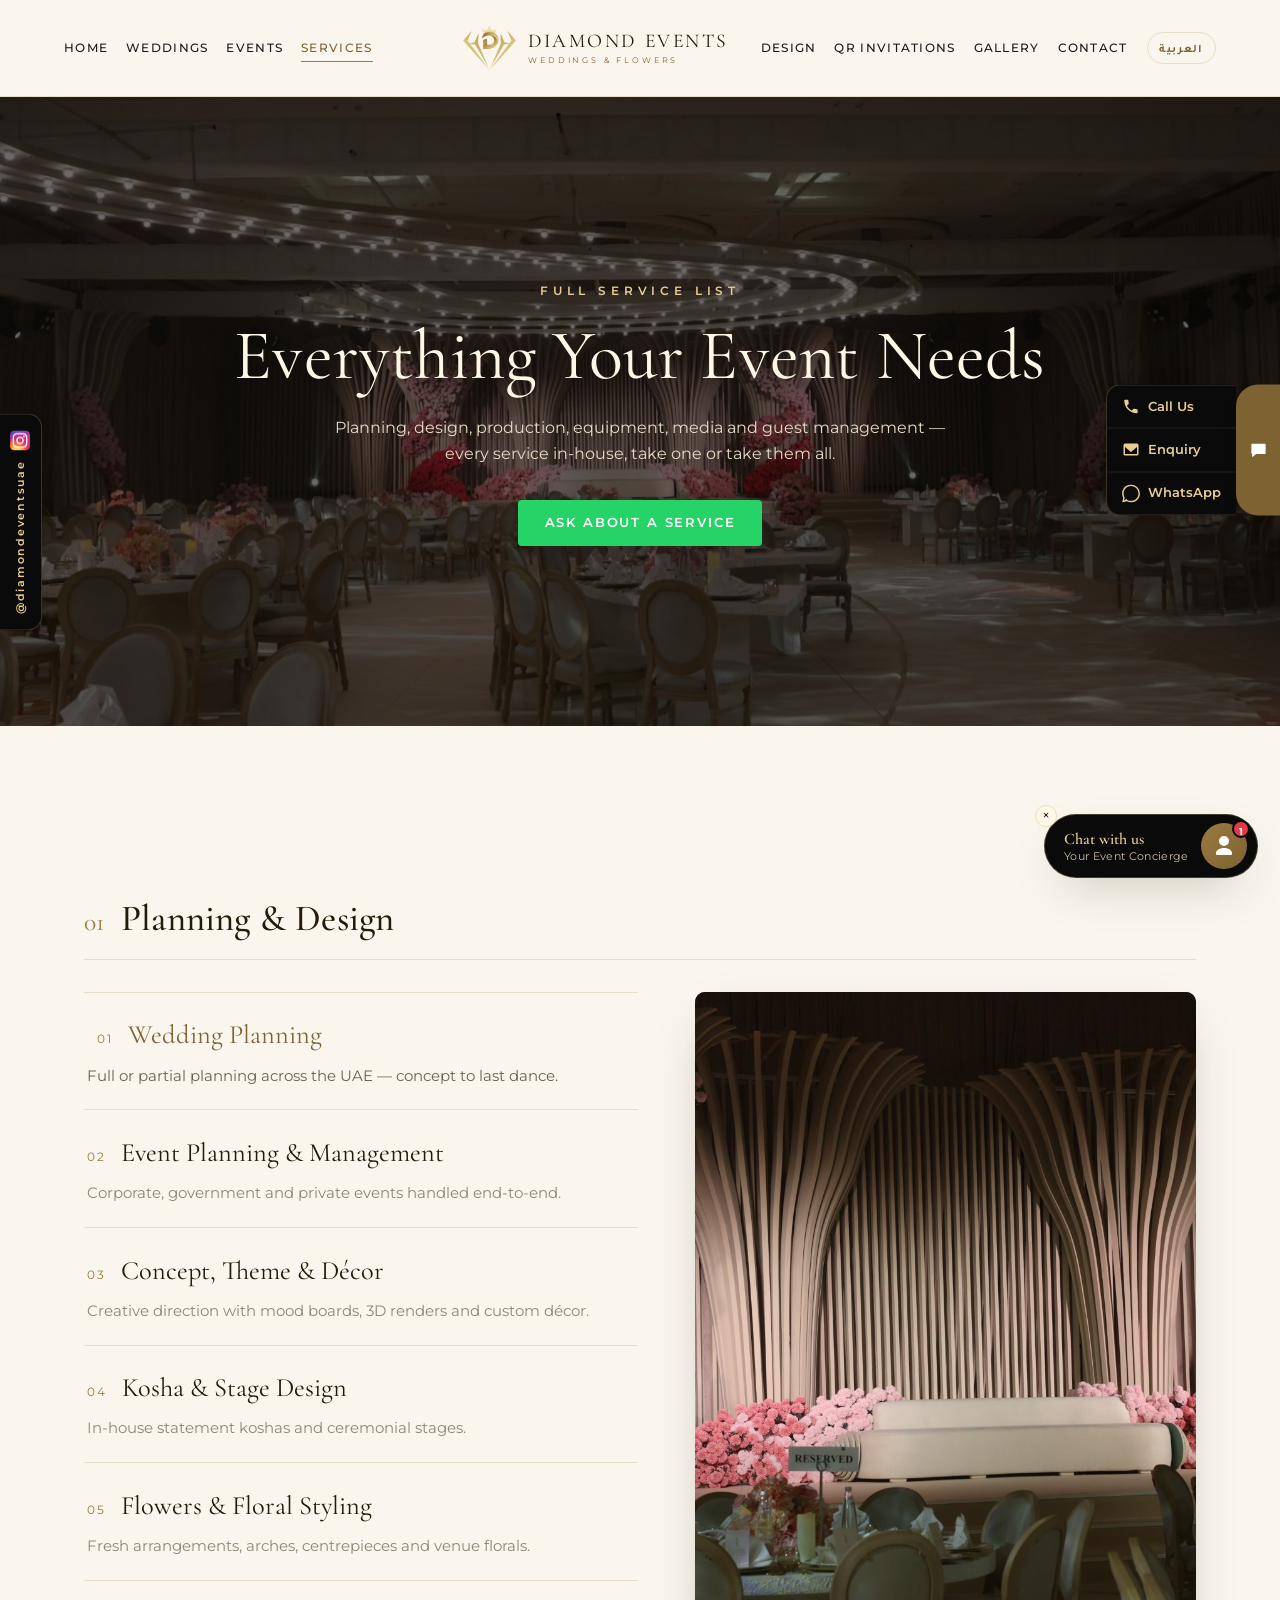
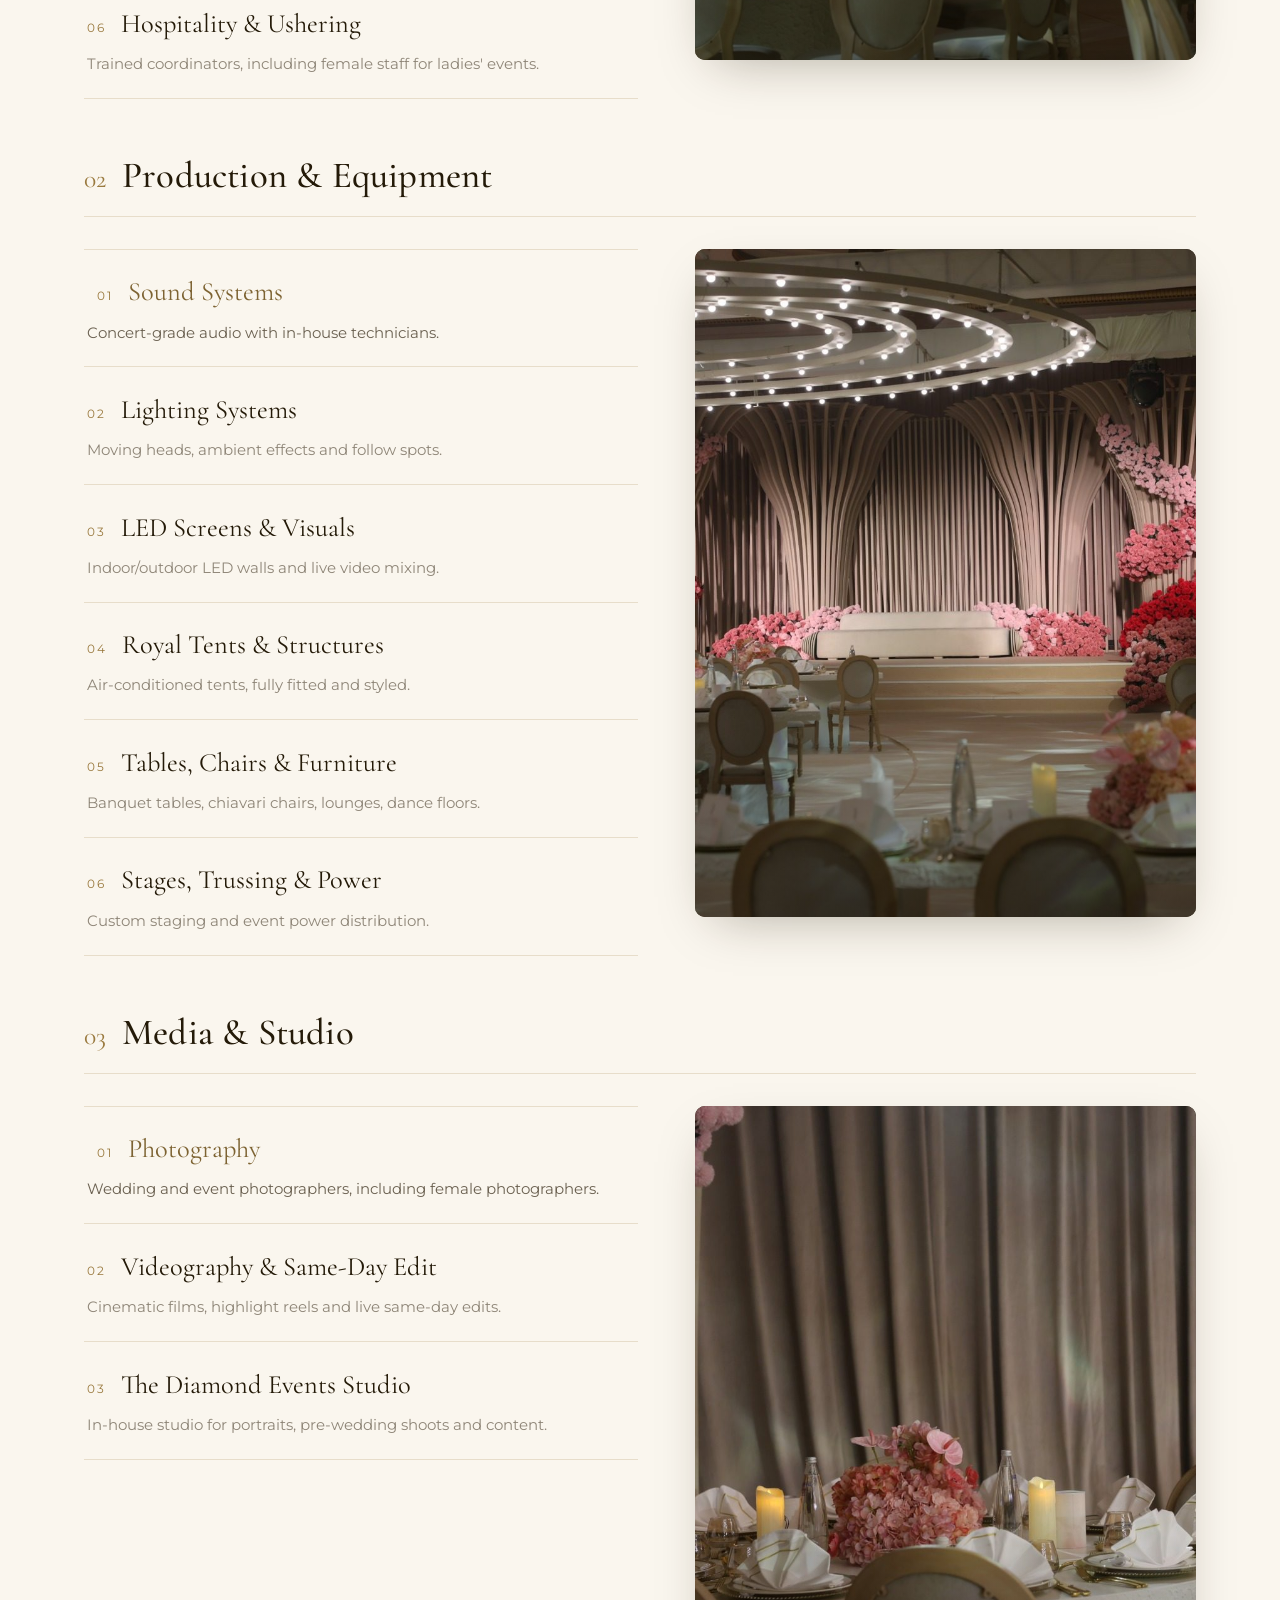
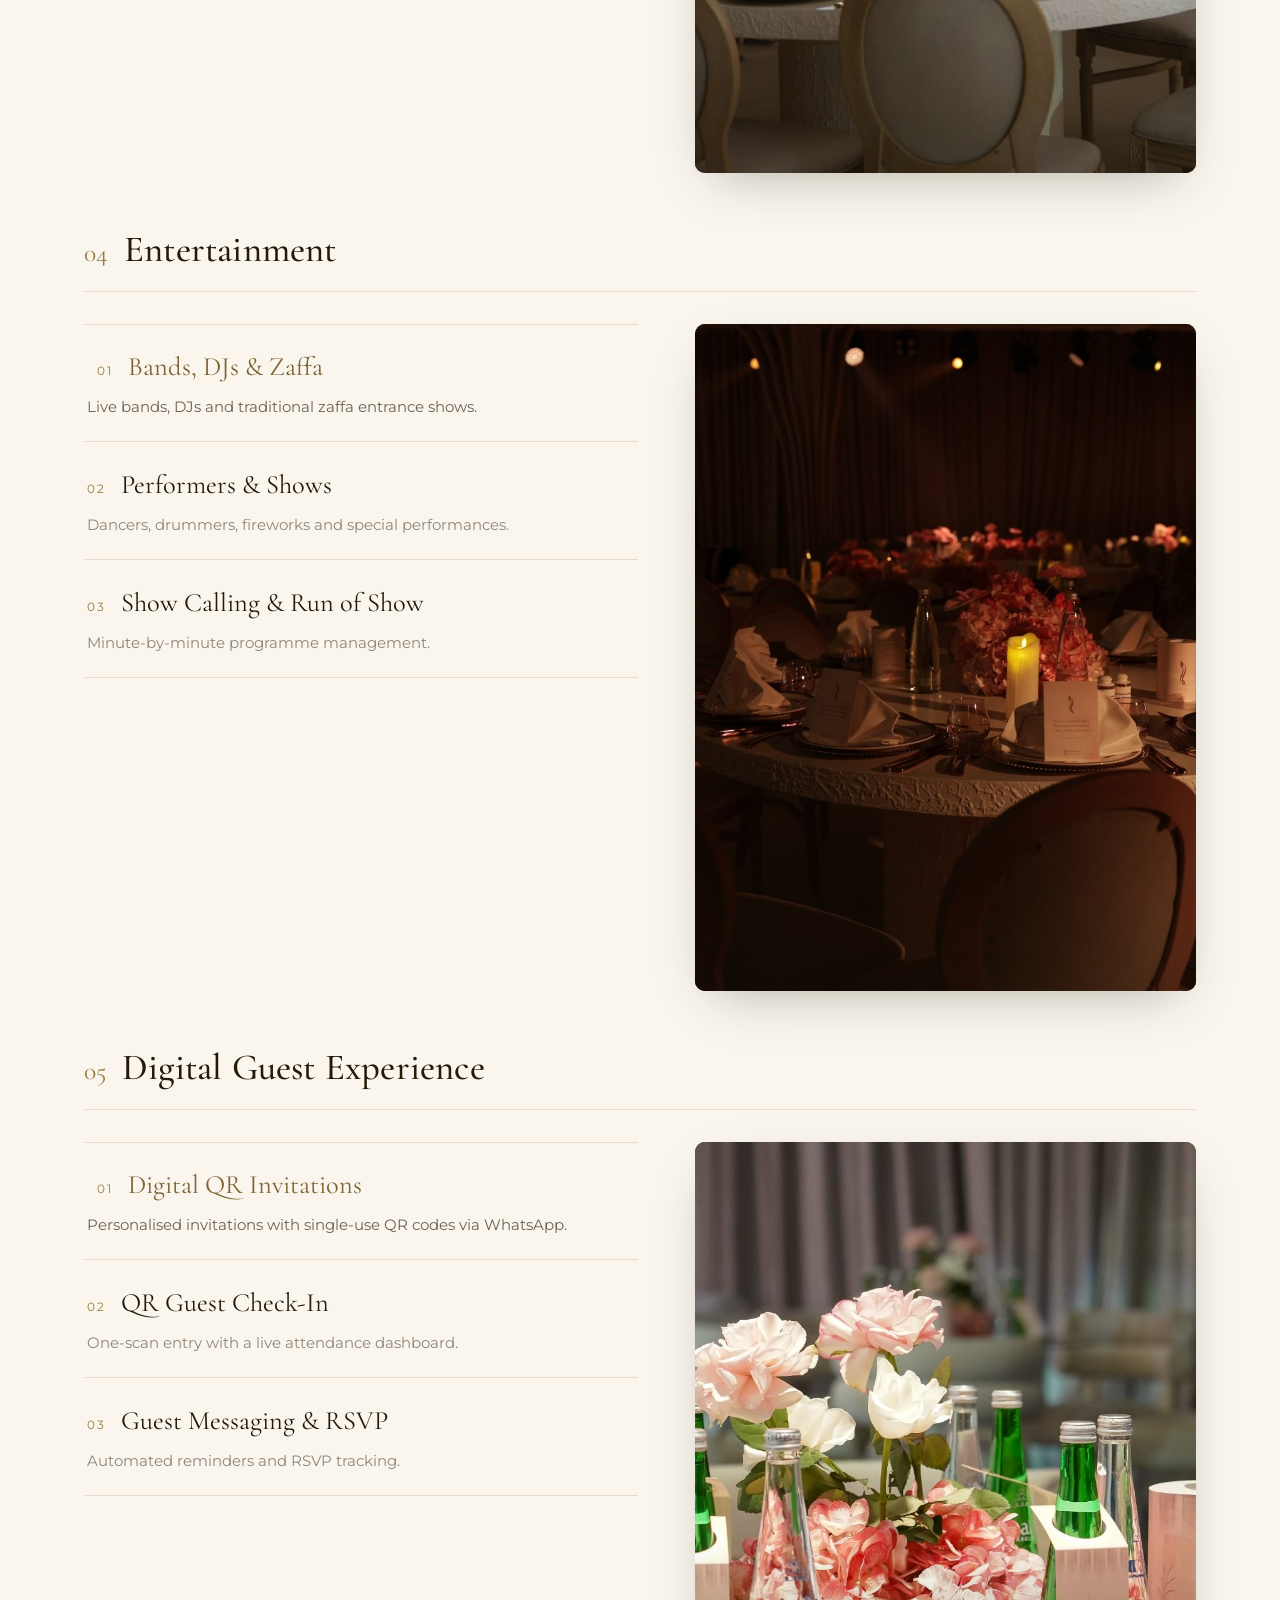
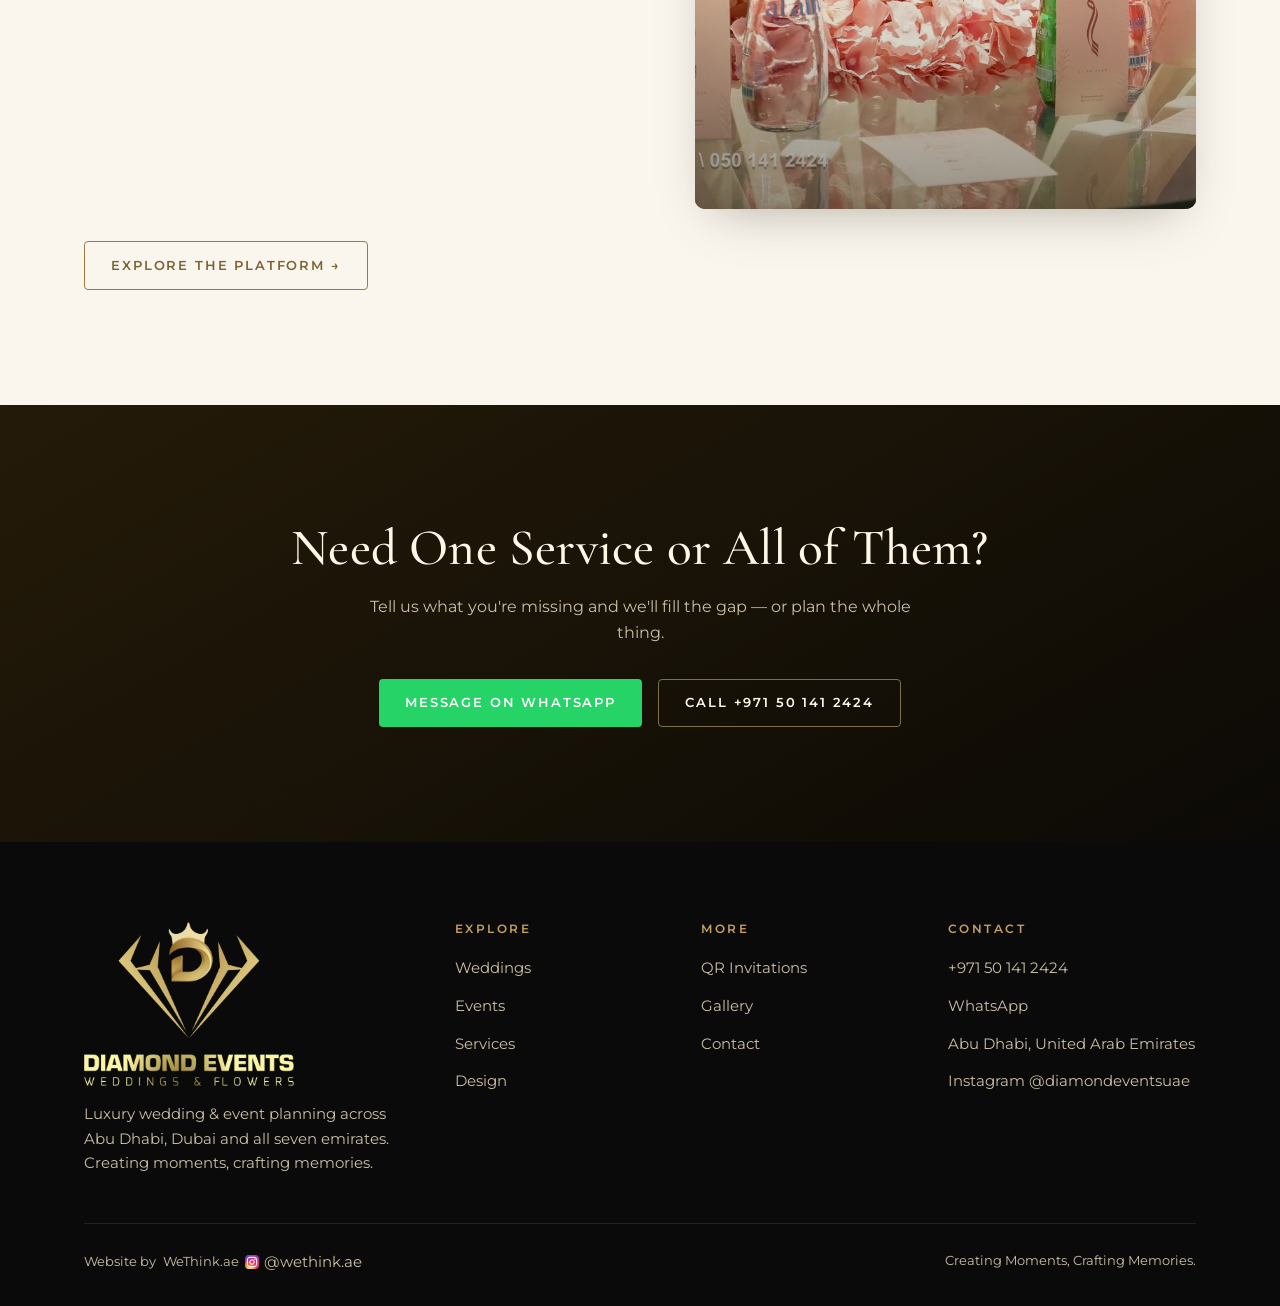
<file: services.html>
<!DOCTYPE html>
<html lang="en" dir="ltr">
<head>
  <meta charset="UTF-8">
  <meta name="viewport" content="width=device-width, initial-scale=1.0">
  <title>Services | Diamond Events — Everything Your Event Needs</title>
  <meta name="description" content="A–Z event services: planning &amp; design, production &amp; equipment, media &amp; studio, entertainment and a digital guest experience — all in-house.">
  <link rel="preconnect" href="https://fonts.googleapis.com">
  <link rel="preconnect" href="https://fonts.gstatic.com" crossorigin>
  <link href="https://fonts.googleapis.com/css2?family=Cormorant+Garamond:ital,wght@0,300;0,400;0,500;0,600;1,300;1,400&family=Montserrat:wght@300;400;500;600;700&family=Amiri:ital,wght@0,400;0,700;1,400&family=Tajawal:wght@300;400;500;700&display=swap" rel="stylesheet">
  <link rel="icon" type="image/png" href="assets/img/logo/favicon.png">
  <link rel="stylesheet" href="assets/css/styles.css">
</head>
<body>

  <header class="header">
    <div class="container header__inner">
      <nav class="nav nav--left" aria-label="Primary left">
        <ul class="nav__list">
          <li><a class="nav__link" href="index.html" data-ar><span class="lang-en">Home</span><span class="lang-ar">الرئيسية</span></a></li>
          <li><a class="nav__link" href="weddings.html" data-ar><span class="lang-en">Weddings</span><span class="lang-ar">حفلات الزفاف</span></a></li>
          <li><a class="nav__link" href="events.html" data-ar><span class="lang-en">Events</span><span class="lang-ar">المناسبات</span></a></li>
          <li><a class="nav__link" href="services.html" aria-current="page" data-ar><span class="lang-en">Services</span><span class="lang-ar">الخدمات</span></a></li>
        </ul>
      </nav>
      <a class="brand" href="index.html" aria-label="Diamond Events home">
        <img class="brand__logo" src="assets/img/logo/logo-mark.png" alt="Diamond Events">
        <span class="brand__text">
          <span class="brand__word">Diamond Events</span>
          <span class="brand__tag" data-ar><span class="lang-en">Weddings &amp; Flowers</span><span class="lang-ar">للمناسبات والزهور</span></span>
        </span>
      </a>
      <nav class="nav nav--right" aria-label="Primary right">
        <ul class="nav__list">
          <li><a class="nav__link" href="design.html" data-ar><span class="lang-en">Design</span><span class="lang-ar">التصميم</span></a></li>
          <li><a class="nav__link" href="qr-invitations.html" data-ar><span class="lang-en">QR Invitations</span><span class="lang-ar">الدعوات الرقمية</span></a></li>
          <li><a class="nav__link" href="gallery.html" data-ar><span class="lang-en">Gallery</span><span class="lang-ar">المعرض</span></a></li>
          <li><a class="nav__link" href="contact.html" data-ar><span class="lang-en">Contact</span><span class="lang-ar">تواصل</span></a></li>
        </ul>
      </nav>
      <div class="header__actions">
        <button class="lang-toggle" data-lang-toggle aria-label="Switch language">العربية</button>
        <button class="nav-toggle" aria-label="Menu" aria-expanded="false"><span></span><span></span><span></span></button>
      </div>
    </div>
  </header>
  <div class="nav-drawer" aria-label="Mobile navigation">
    <ul>
      <li><a href="index.html" data-ar><span class="lang-en">Home</span><span class="lang-ar">الرئيسية</span></a></li>
      <li><a href="weddings.html" data-ar><span class="lang-en">Weddings</span><span class="lang-ar">حفلات الزفاف</span></a></li>
      <li><a href="events.html" data-ar><span class="lang-en">Events</span><span class="lang-ar">المناسبات</span></a></li>
      <li><a href="services.html" data-ar><span class="lang-en">Services</span><span class="lang-ar">الخدمات</span></a></li>
      <li><a href="design.html" data-ar><span class="lang-en">Design</span><span class="lang-ar">التصميم</span></a></li>
      <li><a href="qr-invitations.html" data-ar><span class="lang-en">QR Invitations</span><span class="lang-ar">الدعوات الرقمية</span></a></li>
      <li><a href="gallery.html" data-ar><span class="lang-en">Gallery</span><span class="lang-ar">المعرض</span></a></li>
      <li><a href="contact.html" data-ar><span class="lang-en">Contact</span><span class="lang-ar">تواصل</span></a></li>
    </ul>
  </div>

  <!-- PAGE HERO -->
  <section class="page-hero">
    <div class="page-hero__media"><img src="assets/img/gallery/beach-rotana/beach-rotana-13.jpg" alt="Full ballroom production by Diamond Events"></div>
    <div class="container">
      <span class="eyebrow" style="color:var(--gold-pale)" data-ar><span class="lang-en">Full Service List</span><span class="lang-ar">قائمة الخدمات الكاملة</span></span>
      <h1 data-ar><span class="lang-en">Everything Your Event Needs</span><span class="lang-ar">كل ما تحتاجه مناسبتك</span></h1>
      <p data-ar><span class="lang-en">Planning, design, production, equipment, media and guest management — every service in-house, take one or take them all.</span><span class="lang-ar">تخطيط وتصميم وإنتاج ومعدّات ووسائط وإدارة ضيوف — كل خدمة داخلية، اختر واحدة أو خذها كلها.</span></p>
      <div class="cta-row">
        <a class="btn btn--whatsapp" href="https://wa.me/971501412424" target="_blank" rel="noopener" data-ar><span class="lang-en">Ask About a Service</span><span class="lang-ar">اسأل عن خدمة</span></a>
      </div>
    </div>
  </section>

  <section class="section">
    <div class="container">

      <!-- 01 PLANNING & DESIGN -->
      <div class="svc-cat reveal">
        <div class="svc-cat__head"><span class="svc-cat__num">01</span><h2 class="svc-cat__title" data-ar><span class="lang-en">Planning &amp; Design</span><span class="lang-ar">التخطيط والتصميم</span></h2></div>
        <div class="svcx reveal">
        <div class="svcx__list">
          <div class="svcx-item" data-i="0">
            <div class="svcx-item__t"><span class="svcx-item__n">01</span><span data-ar><span class="lang-en">Wedding Planning</span><span class="lang-ar">تنظيم الأعراس</span></span></div>
            <p class="svcx-item__d" data-ar><span class="lang-en">Full or partial planning across the UAE — concept to last dance.</span><span class="lang-ar">تخطيط كامل أو جزئي في الإمارات — من الفكرة حتى آخر رقصة.</span></p>
          </div>
          <div class="svcx-item" data-i="1">
            <div class="svcx-item__t"><span class="svcx-item__n">02</span><span data-ar><span class="lang-en">Event Planning &amp; Management</span><span class="lang-ar">تخطيط وإدارة المناسبات</span></span></div>
            <p class="svcx-item__d" data-ar><span class="lang-en">Corporate, government and private events handled end-to-end.</span><span class="lang-ar">مناسبات للشركات والحكومة والأفراد بإدارة متكاملة.</span></p>
          </div>
          <div class="svcx-item" data-i="2">
            <div class="svcx-item__t"><span class="svcx-item__n">03</span><span data-ar><span class="lang-en">Concept, Theme &amp; Décor</span><span class="lang-ar">الفكرة والثيم والديكور</span></span></div>
            <p class="svcx-item__d" data-ar><span class="lang-en">Creative direction with mood boards, 3D renders and custom décor.</span><span class="lang-ar">توجيه إبداعي بلوحات مزاجية وتصاميم ثلاثية الأبعاد وديكور خاص.</span></p>
          </div>
          <div class="svcx-item" data-i="3">
            <div class="svcx-item__t"><span class="svcx-item__n">04</span><span data-ar><span class="lang-en">Kosha &amp; Stage Design</span><span class="lang-ar">تصميم الكوشة والمنصة</span></span></div>
            <p class="svcx-item__d" data-ar><span class="lang-en">In-house statement koshas and ceremonial stages.</span><span class="lang-ar">كوشات ومنصات مميّزة من تصميمنا الداخلي.</span></p>
          </div>
          <div class="svcx-item" data-i="4">
            <div class="svcx-item__t"><span class="svcx-item__n">05</span><span data-ar><span class="lang-en">Flowers &amp; Floral Styling</span><span class="lang-ar">الزهور والتنسيق</span></span></div>
            <p class="svcx-item__d" data-ar><span class="lang-en">Fresh arrangements, arches, centrepieces and venue florals.</span><span class="lang-ar">تنسيقات وأقواس ومنسقات وزهور للقاعات.</span></p>
          </div>
          <div class="svcx-item" data-i="5">
            <div class="svcx-item__t"><span class="svcx-item__n">06</span><span data-ar><span class="lang-en">Hospitality &amp; Ushering</span><span class="lang-ar">الضيافة والاستقبال</span></span></div>
            <p class="svcx-item__d" data-ar><span class="lang-en">Trained coordinators, including female staff for ladies' events.</span><span class="lang-ar">منسّقون مدرّبون، مع طاقم نسائي لحفلات السيدات.</span></p>
          </div>
        </div>
        <div class="svcx__preview" aria-hidden="true">
          <img src="assets/img/gallery/beach-rotana/beach-rotana-01.jpg" alt="" loading="lazy">
          <img src="assets/img/gallery/medeem/medeem-12.jpg" alt="" loading="lazy">
          <img src="assets/img/gallery/beach-rotana/beach-rotana-08.jpg" alt="" loading="lazy">
          <img src="assets/img/gallery/beach-rotana/beach-rotana-04.jpg" alt="" loading="lazy">
          <img src="assets/img/gallery/medeem/medeem-01.jpg" alt="" loading="lazy">
          <img src="assets/img/gallery/medeem/medeem-04.jpg" alt="" loading="lazy">
        </div>
      </div>
      </div>

      <!-- 02 PRODUCTION & EQUIPMENT -->
      <div class="svc-cat reveal">
        <div class="svc-cat__head"><span class="svc-cat__num">02</span><h2 class="svc-cat__title" data-ar><span class="lang-en">Production &amp; Equipment</span><span class="lang-ar">الإنتاج والمعدّات</span></h2></div>
        <div class="svcx reveal">
        <div class="svcx__list">
          <div class="svcx-item" data-i="0">
            <div class="svcx-item__t"><span class="svcx-item__n">01</span><span data-ar><span class="lang-en">Sound Systems</span><span class="lang-ar">أنظمة الصوت</span></span></div>
            <p class="svcx-item__d" data-ar><span class="lang-en">Concert-grade audio with in-house technicians.</span><span class="lang-ar">صوتيات احترافية مع فنيين من فريقنا.</span></p>
          </div>
          <div class="svcx-item" data-i="1">
            <div class="svcx-item__t"><span class="svcx-item__n">02</span><span data-ar><span class="lang-en">Lighting Systems</span><span class="lang-ar">أنظمة الإضاءة</span></span></div>
            <p class="svcx-item__d" data-ar><span class="lang-en">Moving heads, ambient effects and follow spots.</span><span class="lang-ar">رؤوس متحركة وتأثيرات محيطة وإضاءة متابعة.</span></p>
          </div>
          <div class="svcx-item" data-i="2">
            <div class="svcx-item__t"><span class="svcx-item__n">03</span><span data-ar><span class="lang-en">LED Screens &amp; Visuals</span><span class="lang-ar">شاشات LED والمؤثرات</span></span></div>
            <p class="svcx-item__d" data-ar><span class="lang-en">Indoor/outdoor LED walls and live video mixing.</span><span class="lang-ar">شاشات داخلية وخارجية ومزج فيديو مباشر.</span></p>
          </div>
          <div class="svcx-item" data-i="3">
            <div class="svcx-item__t"><span class="svcx-item__n">04</span><span data-ar><span class="lang-en">Royal Tents &amp; Structures</span><span class="lang-ar">الخيام الملكية والهياكل</span></span></div>
            <p class="svcx-item__d" data-ar><span class="lang-en">Air-conditioned tents, fully fitted and styled.</span><span class="lang-ar">خيام مكيّفة مجهّزة ومنسّقة بالكامل.</span></p>
          </div>
          <div class="svcx-item" data-i="4">
            <div class="svcx-item__t"><span class="svcx-item__n">05</span><span data-ar><span class="lang-en">Tables, Chairs &amp; Furniture</span><span class="lang-ar">الطاولات والكراسي والأثاث</span></span></div>
            <p class="svcx-item__d" data-ar><span class="lang-en">Banquet tables, chiavari chairs, lounges, dance floors.</span><span class="lang-ar">طاولات وكراسي وجلسات وأرضيات رقص.</span></p>
          </div>
          <div class="svcx-item" data-i="5">
            <div class="svcx-item__t"><span class="svcx-item__n">06</span><span data-ar><span class="lang-en">Stages, Trussing &amp; Power</span><span class="lang-ar">المنصات والهياكل والطاقة</span></span></div>
            <p class="svcx-item__d" data-ar><span class="lang-en">Custom staging and event power distribution.</span><span class="lang-ar">منصات حسب الطلب وتوزيع طاقة للمناسبة.</span></p>
          </div>
        </div>
        <div class="svcx__preview" aria-hidden="true">
          <img src="assets/img/gallery/beach-rotana/beach-rotana-14.jpg" alt="" loading="lazy">
          <img src="assets/img/gallery/beach-rotana/beach-rotana-06.jpg" alt="" loading="lazy">
          <img src="assets/img/gallery/beach-rotana/beach-rotana-13.jpg" alt="" loading="lazy">
          <img src="assets/img/gallery/beach-rotana/beach-rotana-07.jpg" alt="" loading="lazy">
          <img src="assets/img/gallery/medeem/medeem-05.jpg" alt="" loading="lazy">
          <img src="assets/img/gallery/beach-rotana/beach-rotana-03.jpg" alt="" loading="lazy">
        </div>
      </div>
      </div>

      <!-- 03 MEDIA & STUDIO -->
      <div class="svc-cat reveal">
        <div class="svc-cat__head"><span class="svc-cat__num">03</span><h2 class="svc-cat__title" data-ar><span class="lang-en">Media &amp; Studio</span><span class="lang-ar">الوسائط والاستوديو</span></h2></div>
        <div class="svcx reveal">
        <div class="svcx__list">
          <div class="svcx-item" data-i="0">
            <div class="svcx-item__t"><span class="svcx-item__n">01</span><span data-ar><span class="lang-en">Photography</span><span class="lang-ar">التصوير الفوتوغرافي</span></span></div>
            <p class="svcx-item__d" data-ar><span class="lang-en">Wedding and event photographers, including female photographers.</span><span class="lang-ar">مصورون للأعراس والمناسبات، مع مصوّرات.</span></p>
          </div>
          <div class="svcx-item" data-i="1">
            <div class="svcx-item__t"><span class="svcx-item__n">02</span><span data-ar><span class="lang-en">Videography &amp; Same-Day Edit</span><span class="lang-ar">التصوير المرئي والمونتاج الفوري</span></span></div>
            <p class="svcx-item__d" data-ar><span class="lang-en">Cinematic films, highlight reels and live same-day edits.</span><span class="lang-ar">أفلام سينمائية وملخصات ومونتاج يُعرض في نفس اليوم.</span></p>
          </div>
          <div class="svcx-item" data-i="2">
            <div class="svcx-item__t"><span class="svcx-item__n">03</span><span data-ar><span class="lang-en">The Diamond Events Studio</span><span class="lang-ar">استوديو دايموند إيفنتس</span></span></div>
            <p class="svcx-item__d" data-ar><span class="lang-en">In-house studio for portraits, pre-wedding shoots and content.</span><span class="lang-ar">استوديو داخلي للبورتريه وجلسات ما قبل الزفاف والمحتوى.</span></p>
          </div>
        </div>
        <div class="svcx__preview" aria-hidden="true">
          <img src="assets/img/gallery/beach-rotana/beach-rotana-20.jpg" alt="" loading="lazy">
          <img src="assets/img/gallery/beach-rotana/beach-rotana-12.jpg" alt="" loading="lazy">
          <img src="assets/img/gallery/medeem/medeem-13.jpg" alt="" loading="lazy">
        </div>
      </div>
      </div>

      <!-- 04 ENTERTAINMENT -->
      <div class="svc-cat reveal">
        <div class="svc-cat__head"><span class="svc-cat__num">04</span><h2 class="svc-cat__title" data-ar><span class="lang-en">Entertainment</span><span class="lang-ar">الترفيه</span></h2></div>
        <div class="svcx reveal">
        <div class="svcx__list">
          <div class="svcx-item" data-i="0">
            <div class="svcx-item__t"><span class="svcx-item__n">01</span><span data-ar><span class="lang-en">Bands, DJs &amp; Zaffa</span><span class="lang-ar">الفرق والدي جي والزفّة</span></span></div>
            <p class="svcx-item__d" data-ar><span class="lang-en">Live bands, DJs and traditional zaffa entrance shows.</span><span class="lang-ar">فرق حية ودي جي وعروض زفّة تقليدية.</span></p>
          </div>
          <div class="svcx-item" data-i="1">
            <div class="svcx-item__t"><span class="svcx-item__n">02</span><span data-ar><span class="lang-en">Performers &amp; Shows</span><span class="lang-ar">العروض والفنانون</span></span></div>
            <p class="svcx-item__d" data-ar><span class="lang-en">Dancers, drummers, fireworks and special performances.</span><span class="lang-ar">راقصون وطبّالون وألعاب نارية وعروض خاصة.</span></p>
          </div>
          <div class="svcx-item" data-i="2">
            <div class="svcx-item__t"><span class="svcx-item__n">03</span><span data-ar><span class="lang-en">Show Calling &amp; Run of Show</span><span class="lang-ar">إدارة العرض والبرنامج</span></span></div>
            <p class="svcx-item__d" data-ar><span class="lang-en">Minute-by-minute programme management.</span><span class="lang-ar">إدارة دقيقة بدقيقة لبرنامج المناسبة.</span></p>
          </div>
        </div>
        <div class="svcx__preview" aria-hidden="true">
          <img src="assets/img/gallery/beach-rotana/beach-rotana-17.jpg" alt="" loading="lazy">
          <img src="assets/img/gallery/beach-rotana/beach-rotana-18.jpg" alt="" loading="lazy">
          <img src="assets/img/gallery/beach-rotana/beach-rotana-16.jpg" alt="" loading="lazy">
        </div>
      </div>
      </div>

      <!-- 05 DIGITAL GUEST EXPERIENCE -->
      <div class="svc-cat reveal">
        <div class="svc-cat__head"><span class="svc-cat__num">05</span><h2 class="svc-cat__title" data-ar><span class="lang-en">Digital Guest Experience</span><span class="lang-ar">تجربة الضيوف الرقمية</span></h2></div>
        <div class="svcx reveal">
        <div class="svcx__list">
          <div class="svcx-item" data-i="0">
            <div class="svcx-item__t"><span class="svcx-item__n">01</span><span data-ar><span class="lang-en">Digital QR Invitations</span><span class="lang-ar">الدعوات الرقمية</span></span></div>
            <p class="svcx-item__d" data-ar><span class="lang-en">Personalised invitations with single-use QR codes via WhatsApp.</span><span class="lang-ar">دعوات مخصّصة برموز تُستخدم مرة واحدة عبر واتساب.</span></p>
          </div>
          <div class="svcx-item" data-i="1">
            <div class="svcx-item__t"><span class="svcx-item__n">02</span><span data-ar><span class="lang-en">QR Guest Check-In</span><span class="lang-ar">تسجيل الدخول بالرمز</span></span></div>
            <p class="svcx-item__d" data-ar><span class="lang-en">One-scan entry with a live attendance dashboard.</span><span class="lang-ar">دخول بمسحة واحدة مع لوحة حضور مباشرة.</span></p>
          </div>
          <div class="svcx-item" data-i="2">
            <div class="svcx-item__t"><span class="svcx-item__n">03</span><span data-ar><span class="lang-en">Guest Messaging &amp; RSVP</span><span class="lang-ar">رسائل الضيوف وتأكيد الحضور</span></span></div>
            <p class="svcx-item__d" data-ar><span class="lang-en">Automated reminders and RSVP tracking.</span><span class="lang-ar">تذكيرات تلقائية وتتبّع لتأكيد الحضور.</span></p>
          </div>
        </div>
        <div class="svcx__preview" aria-hidden="true">
          <img src="assets/img/gallery/medeem/medeem-01.jpg" alt="" loading="lazy">
          <img src="assets/img/gallery/beach-rotana/beach-rotana-09.jpg" alt="" loading="lazy">
          <img src="assets/img/gallery/medeem/medeem-11.jpg" alt="" loading="lazy">
        </div>
      </div>
        <div style="margin-top:2rem"><a class="btn btn--ghost" href="qr-invitations.html" data-ar><span class="lang-en">Explore the Platform →</span><span class="lang-ar">اكتشف المنصة ←</span></a></div>
      </div>

    </div>
  </section>

  <!-- CTA BAND -->
  <section class="section cta-band">
    <div class="container">
      <h2 data-ar><span class="lang-en">Need One Service or All of Them?</span><span class="lang-ar">تحتاج خدمة واحدة أم كلها؟</span></h2>
      <p data-ar><span class="lang-en">Tell us what you're missing and we'll fill the gap — or plan the whole thing.</span><span class="lang-ar">أخبرنا بما ينقصك وسنكمله — أو نخطّط للمناسبة بالكامل.</span></p>
      <div class="cta-row cta-row--center">
        <a class="btn btn--whatsapp" href="https://wa.me/971501412424" target="_blank" rel="noopener" data-ar><span class="lang-en">Message on WhatsApp</span><span class="lang-ar">راسلنا على واتساب</span></a>
        <a class="btn btn--light" href="tel:+971501412424" data-ar><span class="lang-en">Call +971 50 141 2424</span><span class="lang-ar">اتصل بنا</span></a>
      </div>
    </div>
  </section>

  <!-- FOOTER -->
  <footer class="footer">
    <div class="container">
      <div class="footer__grid">
        <div class="footer__brand">
          <img class="footer__logo" src="assets/img/logo/logo-full.png" alt="Diamond Events — Weddings &amp; Flowers">
          <p data-ar><span class="lang-en">Luxury wedding &amp; event planning across Abu Dhabi, Dubai and all seven emirates. Creating moments, crafting memories.</span><span class="lang-ar">تخطيط فاخر لحفلات الزفاف والمناسبات في أبوظبي ودبي وجميع الإمارات. نصنع اللحظات ونحفظ الذكريات.</span></p>
        </div>
        <div><h4 data-ar><span class="lang-en">Explore</span><span class="lang-ar">تصفّح</span></h4><ul><li><a href="weddings.html" data-ar><span class="lang-en">Weddings</span><span class="lang-ar">حفلات الزفاف</span></a></li><li><a href="events.html" data-ar><span class="lang-en">Events</span><span class="lang-ar">المناسبات</span></a></li><li><a href="services.html" data-ar><span class="lang-en">Services</span><span class="lang-ar">الخدمات</span></a></li><li><a href="design.html" data-ar><span class="lang-en">Design</span><span class="lang-ar">التصميم</span></a></li></ul></div>
        <div><h4 data-ar><span class="lang-en">More</span><span class="lang-ar">المزيد</span></h4><ul><li><a href="qr-invitations.html" data-ar><span class="lang-en">QR Invitations</span><span class="lang-ar">الدعوات الرقمية</span></a></li><li><a href="gallery.html" data-ar><span class="lang-en">Gallery</span><span class="lang-ar">المعرض</span></a></li><li><a href="contact.html" data-ar><span class="lang-en">Contact</span><span class="lang-ar">تواصل</span></a></li></ul></div>
        <div><h4 data-ar><span class="lang-en">Contact</span><span class="lang-ar">تواصل</span></h4><ul><li><a href="tel:+971501412424"><bdi dir="ltr">+971 50 141 2424</bdi></a></li><li><a href="https://wa.me/971501412424" target="_blank" rel="noopener">WhatsApp</a></li><li><a href="https://share.google/WbmNBpGF72yfdPQGA" target="_blank" rel="noopener">Abu Dhabi, United Arab Emirates</a></li>
<li><a href="https://www.instagram.com/diamondeventsuae/" target="_blank" rel="noopener">Instagram @diamondeventsuae</a></li></ul></div>
      </div>
      <div class="footer__bottom">
        <span class="footer__credit">
          <span data-ar><span class="lang-en">Website by</span><span class="lang-ar">الموقع من تصميم</span></span>
          <bdi dir="ltr">WeThink.ae</bdi>
          <a href="https://www.instagram.com/wethink.ae/" target="_blank" rel="noopener" class="footer__credit-ig" aria-label="WeThink.ae on Instagram">
            <img src="assets/img/icons/instagram.png" alt="" width="14" height="14">
            <bdi dir="ltr">@wethink.ae</bdi>
          </a>
        </span>
        <span data-ar><span class="lang-en">Creating Moments, Crafting Memories.</span><span class="lang-ar">نصنع اللحظات، ونحفظ الذكريات.</span></span>
      </div>
    </div>
  </footer>

  <!-- Side widgets: Instagram tab, quick-contact drawer, concierge chat -->
  <a class="side-tab" href="https://www.instagram.com/diamondeventsuae/" target="_blank" rel="noopener" aria-label="Follow Diamond Events on Instagram">
    <img src="assets/img/icons/instagram.png" alt="" width="20" height="20">
    <span class="side-tab__label"><bdi dir="ltr">@diamondeventsuae</bdi></span>
  </a>

  <div class="qc" data-qc>
    <div class="qc__panel">
      <a class="qc__item" href="tel:+971501412424">
        <svg viewBox="0 0 24 24" aria-hidden="true"><path d="M6.6 10.8c1.4 2.8 3.7 5.1 6.5 6.5l2.2-2.2c.3-.3.7-.4 1-.2 1.1.4 2.3.6 3.5.6.6 0 1 .4 1 1V20c0 .6-.4 1-1 1C10.6 21 3 13.4 3 4c0-.6.4-1 1-1h3.5c.6 0 1 .4 1 1 0 1.2.2 2.4.6 3.5.1.4 0 .8-.3 1.1L6.6 10.8z"/></svg>
        <span data-ar><span class="lang-en">Call Us</span><span class="lang-ar">اتصل بنا</span></span>
      </a>
      <a class="qc__item" href="contact.html">
        <svg viewBox="0 0 24 24" aria-hidden="true"><path d="M4 4h16a2 2 0 012 2v12a2 2 0 01-2 2H4a2 2 0 01-2-2V6a2 2 0 012-2zm0 2.24V6h16v.24l-8 6.99-8-6.99zM4 8.51V18h16V8.51l-7.4 6.47a1 1 0 01-1.2 0L4 8.51z"/></svg>
        <span data-ar><span class="lang-en">Enquiry</span><span class="lang-ar">استفسار</span></span>
      </a>
      <a class="qc__item" href="https://wa.me/971501412424" target="_blank" rel="noopener">
        <svg viewBox="0 0 24 24" aria-hidden="true"><path d="M.057 24l1.687-6.163a11.867 11.867 0 01-1.587-5.945C.16 5.335 5.495 0 12.05 0a11.82 11.82 0 018.413 3.488 11.82 11.82 0 013.48 8.414c-.003 6.557-5.338 11.892-11.893 11.892a11.9 11.9 0 01-5.688-1.448L.057 24zm6.597-3.807c1.676.995 3.276 1.591 5.392 1.592 5.448 0 9.886-4.434 9.889-9.885.002-5.462-4.415-9.89-9.881-9.892-5.452 0-9.887 4.434-9.889 9.884a9.86 9.86 0 001.51 5.26l-.999 3.648 3.978-1.607z"/></svg>
        <span>WhatsApp</span>
      </a>
    </div>
    <button class="qc__toggle" type="button" data-qc-toggle aria-label="Toggle quick contact" aria-expanded="true">
      <svg viewBox="0 0 24 24" aria-hidden="true"><path d="M4 4h16a1 1 0 011 1v11a1 1 0 01-1 1H9l-5 4v-4H4a1 1 0 01-1-1V5a1 1 0 011-1z"/></svg>
    </button>
  </div>

  <div class="concierge" data-concierge>
    <button class="concierge__close" type="button" data-concierge-close aria-label="Close">&times;</button>
    <a class="concierge__bubble" href="https://wa.me/971501412424?text=Hi%20Diamond%20Events%2C%20I%27d%20love%20to%20plan%20my%20event." target="_blank" rel="noopener">
      <span class="concierge__copy">
        <strong data-ar><span class="lang-en">Chat with us</span><span class="lang-ar">تحدث معنا</span></strong>
        <span data-ar><span class="lang-en">Your Event Concierge</span><span class="lang-ar">مستشار فعاليتك</span></span>
      </span>
      <span class="concierge__avatar">
        <svg viewBox="0 0 24 24" aria-hidden="true"><path d="M12 12a5 5 0 100-10 5 5 0 000 10zm0 2c-4.4 0-8 2.2-8 5v1a1 1 0 001 1h14a1 1 0 001-1v-1c0-2.8-3.6-5-8-5z"/></svg>
        <span class="concierge__badge">1</span>
      </span>
    </a>
  </div>
  <script src="assets/js/main.js"></script>
  <script src="assets/js/effects.js"></script>
</body>
</html>
</file>
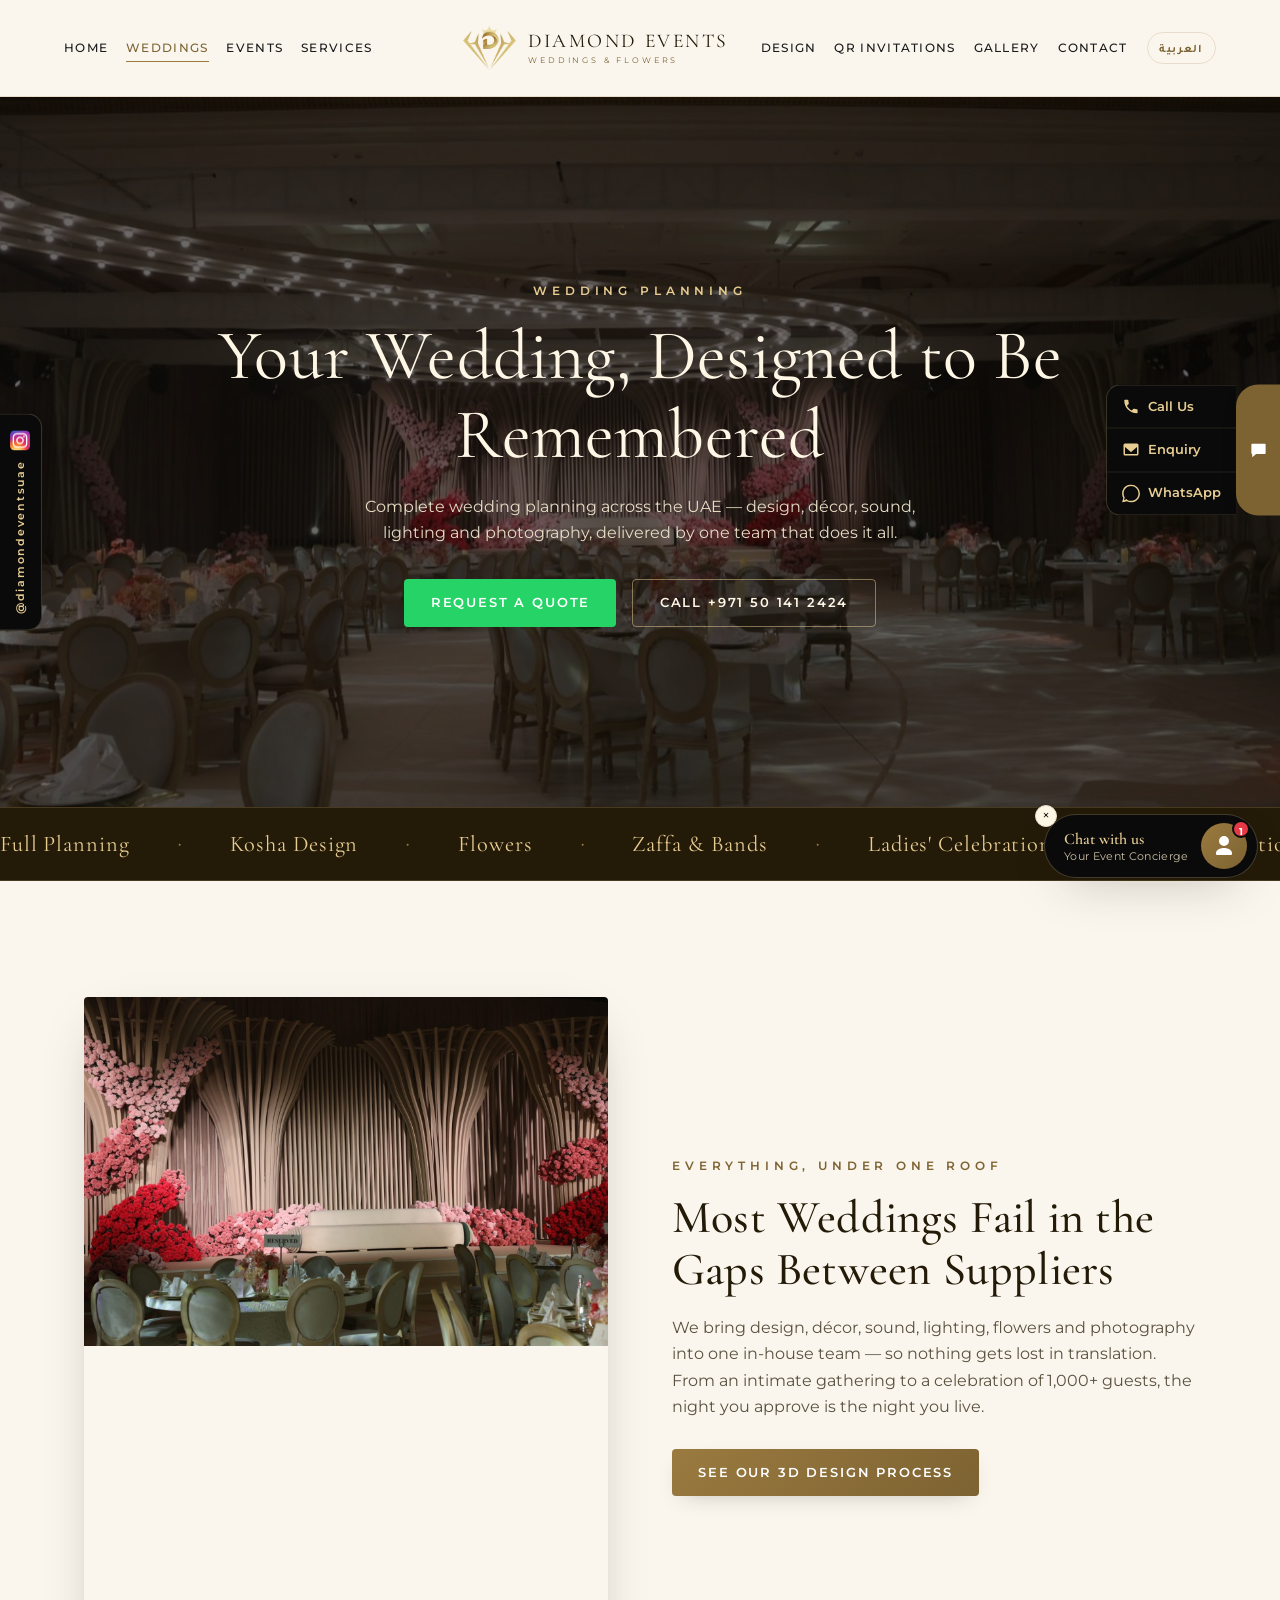
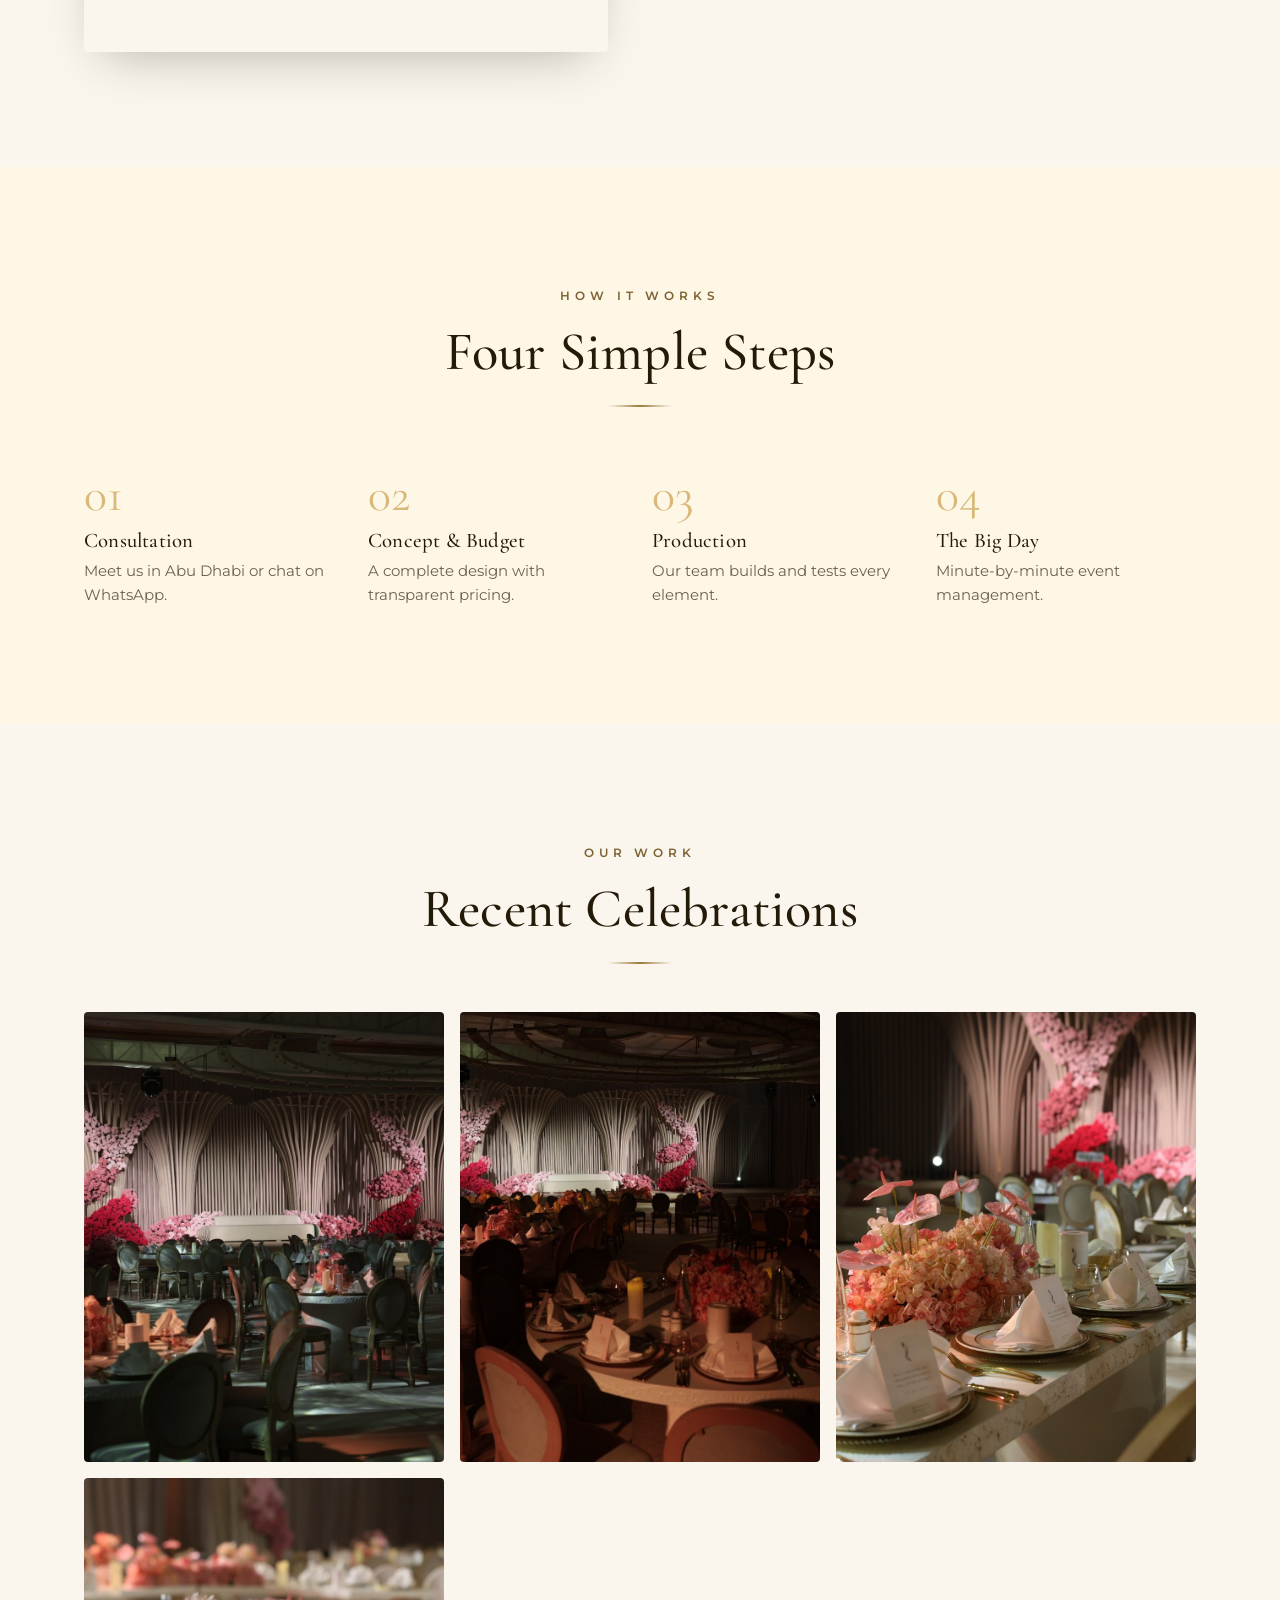
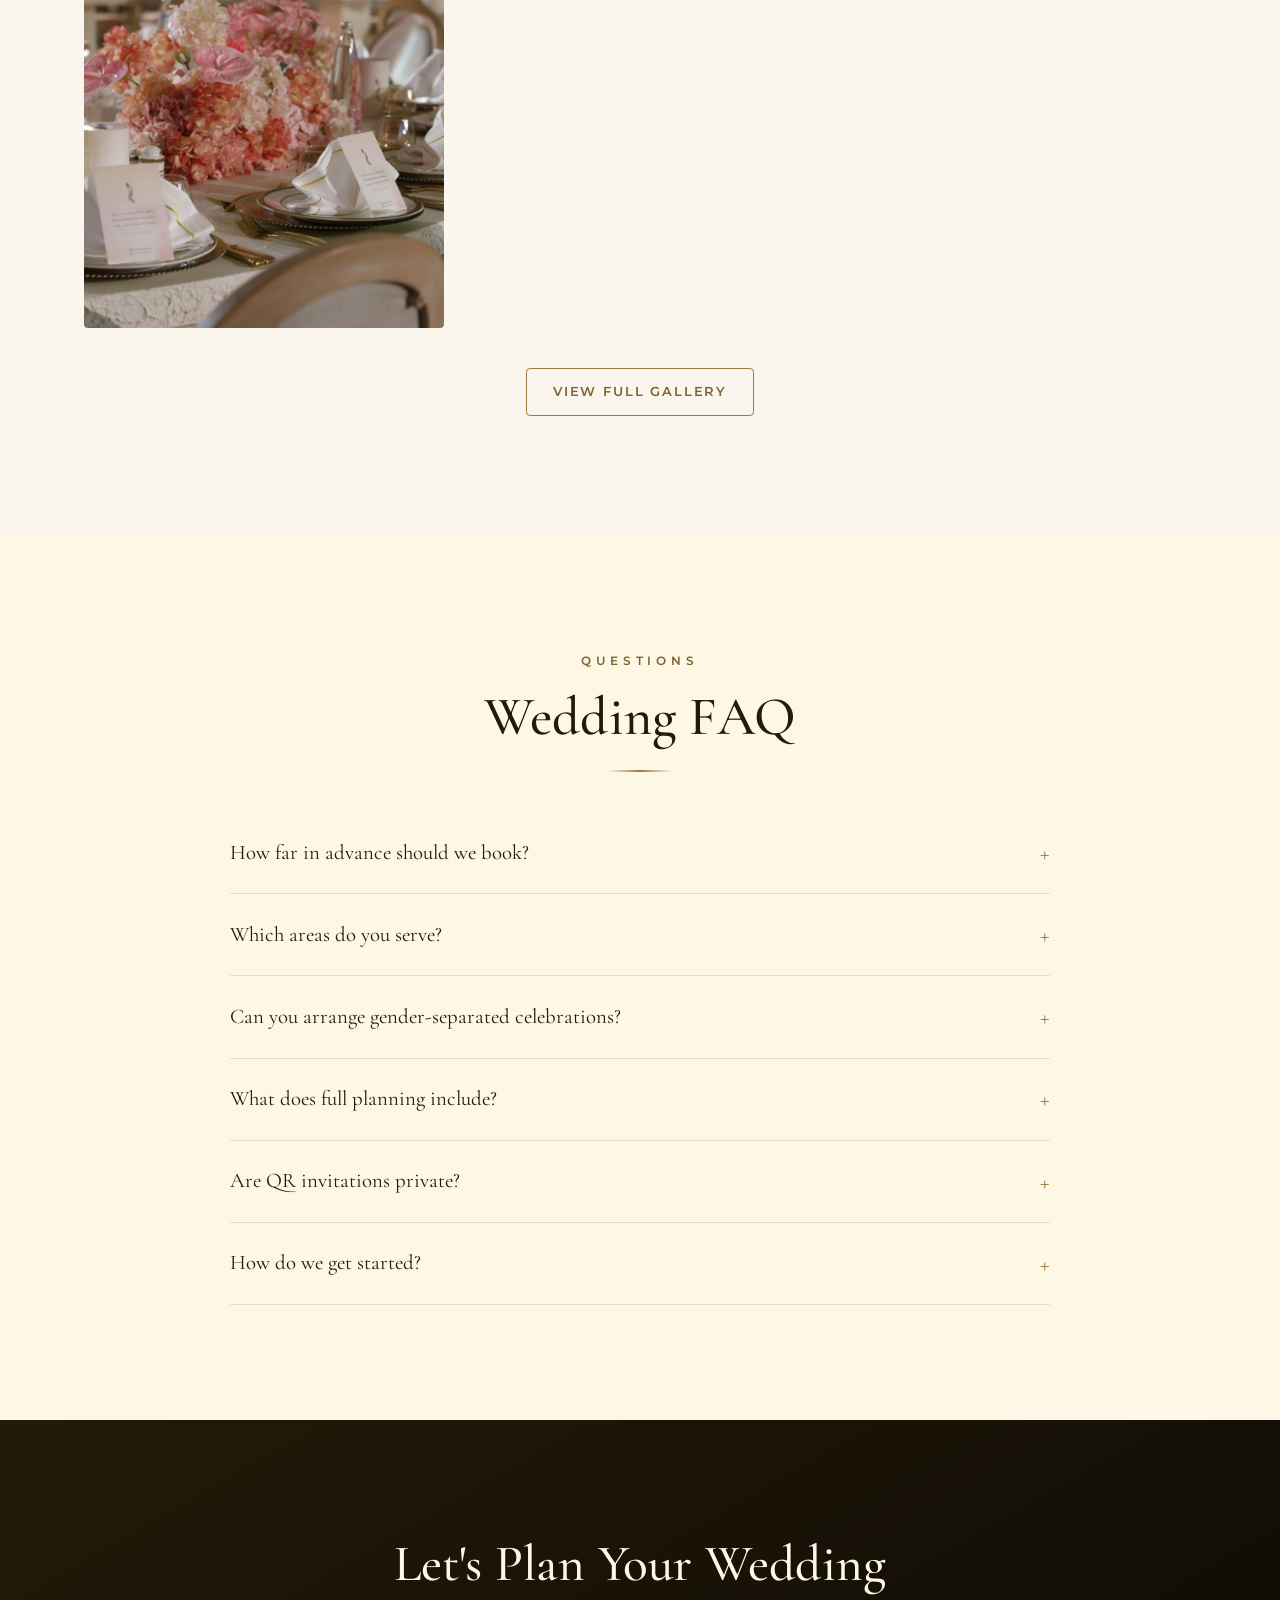
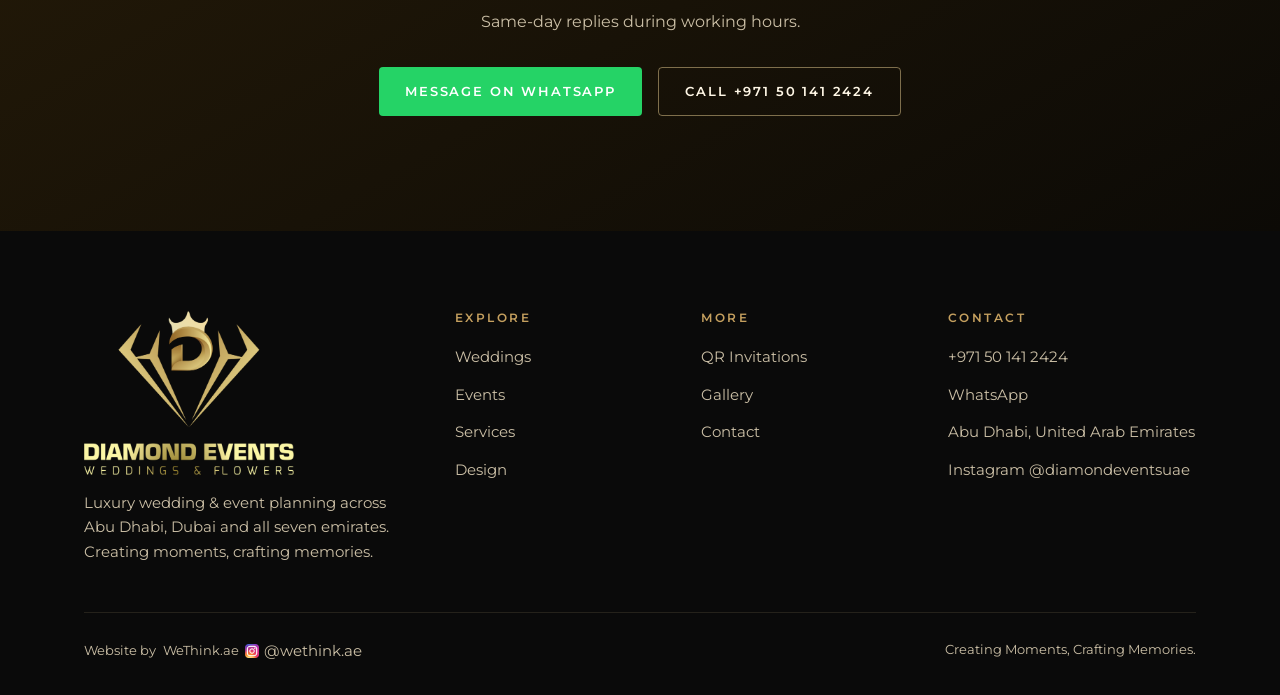
<file: weddings.html>
<!DOCTYPE html>
<html lang="en" dir="ltr">
<head>
  <meta charset="UTF-8">
  <meta name="viewport" content="width=device-width, initial-scale=1.0">
  <title>Weddings | Diamond Events — Luxury Wedding Planning in the UAE</title>
  <meta name="description" content="Full and partial wedding planning across the UAE — kosha design, flowers, zaffa, ladies' celebrations and QR invitations, all under one in-house team.">
  <link rel="preconnect" href="https://fonts.googleapis.com">
  <link rel="preconnect" href="https://fonts.gstatic.com" crossorigin>
  <link href="https://fonts.googleapis.com/css2?family=Cormorant+Garamond:ital,wght@0,300;0,400;0,500;0,600;1,300;1,400&family=Montserrat:wght@300;400;500;600;700&family=Amiri:ital,wght@0,400;0,700;1,400&family=Tajawal:wght@300;400;500;700&display=swap" rel="stylesheet">
  <link rel="icon" type="image/png" href="assets/img/logo/favicon.png">
  <link rel="stylesheet" href="assets/css/styles.css">
</head>
<body>

  <header class="header">
    <div class="container header__inner">
      <nav class="nav nav--left" aria-label="Primary left">
        <ul class="nav__list">
          <li><a class="nav__link" href="index.html" data-ar><span class="lang-en">Home</span><span class="lang-ar">الرئيسية</span></a></li>
          <li><a class="nav__link" href="weddings.html" aria-current="page" data-ar><span class="lang-en">Weddings</span><span class="lang-ar">حفلات الزفاف</span></a></li>
          <li><a class="nav__link" href="events.html" data-ar><span class="lang-en">Events</span><span class="lang-ar">المناسبات</span></a></li>
          <li><a class="nav__link" href="services.html" data-ar><span class="lang-en">Services</span><span class="lang-ar">الخدمات</span></a></li>
        </ul>
      </nav>
      <a class="brand" href="index.html" aria-label="Diamond Events home">
        <img class="brand__logo" src="assets/img/logo/logo-mark.png" alt="Diamond Events">
        <span class="brand__text">
          <span class="brand__word">Diamond Events</span>
          <span class="brand__tag" data-ar><span class="lang-en">Weddings &amp; Flowers</span><span class="lang-ar">للمناسبات والزهور</span></span>
        </span>
      </a>
      <nav class="nav nav--right" aria-label="Primary right">
        <ul class="nav__list">
          <li><a class="nav__link" href="design.html" data-ar><span class="lang-en">Design</span><span class="lang-ar">التصميم</span></a></li>
          <li><a class="nav__link" href="qr-invitations.html" data-ar><span class="lang-en">QR Invitations</span><span class="lang-ar">الدعوات الرقمية</span></a></li>
          <li><a class="nav__link" href="gallery.html" data-ar><span class="lang-en">Gallery</span><span class="lang-ar">المعرض</span></a></li>
          <li><a class="nav__link" href="contact.html" data-ar><span class="lang-en">Contact</span><span class="lang-ar">تواصل</span></a></li>
        </ul>
      </nav>
      <div class="header__actions">
        <button class="lang-toggle" data-lang-toggle aria-label="Switch language">العربية</button>
        <button class="nav-toggle" aria-label="Menu" aria-expanded="false"><span></span><span></span><span></span></button>
      </div>
    </div>
  </header>
  <div class="nav-drawer" aria-label="Mobile navigation">
    <ul>
      <li><a href="index.html" data-ar><span class="lang-en">Home</span><span class="lang-ar">الرئيسية</span></a></li>
      <li><a href="weddings.html" data-ar><span class="lang-en">Weddings</span><span class="lang-ar">حفلات الزفاف</span></a></li>
      <li><a href="events.html" data-ar><span class="lang-en">Events</span><span class="lang-ar">المناسبات</span></a></li>
      <li><a href="services.html" data-ar><span class="lang-en">Services</span><span class="lang-ar">الخدمات</span></a></li>
      <li><a href="design.html" data-ar><span class="lang-en">Design</span><span class="lang-ar">التصميم</span></a></li>
      <li><a href="qr-invitations.html" data-ar><span class="lang-en">QR Invitations</span><span class="lang-ar">الدعوات الرقمية</span></a></li>
      <li><a href="gallery.html" data-ar><span class="lang-en">Gallery</span><span class="lang-ar">المعرض</span></a></li>
      <li><a href="contact.html" data-ar><span class="lang-en">Contact</span><span class="lang-ar">تواصل</span></a></li>
    </ul>
  </div>

  <!-- PAGE HERO -->
  <section class="page-hero">
    <div class="page-hero__media"><img src="assets/img/gallery/beach-rotana/beach-rotana-13.jpg" alt="Luxury wedding ballroom produced by Diamond Events"></div>
    <div class="container">
      <span class="eyebrow" style="color:var(--gold-pale)" data-ar><span class="lang-en">Wedding Planning</span><span class="lang-ar">تنظيم حفلات الزفاف</span></span>
      <h1 data-ar><span class="lang-en">Your Wedding, Designed to Be Remembered</span><span class="lang-ar">زفافك… مصمّم ليبقى في الذاكرة</span></h1>
      <p data-ar><span class="lang-en">Complete wedding planning across the UAE — design, décor, sound, lighting and photography, delivered by one team that does it all.</span><span class="lang-ar">تخطيط كامل لحفلات الزفاف في الإمارات — تصميم وديكور وصوت وإضاءة وتصوير، ينفّذه فريق واحد يقوم بكل شيء.</span></p>
      <div class="cta-row">
        <a class="btn btn--whatsapp" href="https://wa.me/971501412424" target="_blank" rel="noopener" data-ar><span class="lang-en">Request a Quote</span><span class="lang-ar">اطلب عرض سعر</span></a>
        <a class="btn btn--light" href="tel:+971501412424" data-ar><span class="lang-en">Call +971 50 141 2424</span><span class="lang-ar">اتصل بنا</span></a>
      </div>
    </div>
  </section>

  <div class="marquee" aria-hidden="true">
    <div class="marquee__track">
      <span class="marquee__item">Full Planning</span><span class="marquee__item">Kosha Design</span><span class="marquee__item">Flowers</span><span class="marquee__item">Zaffa &amp; Bands</span><span class="marquee__item">Ladies' Celebrations</span><span class="marquee__item">QR Invitations</span>
      <span class="marquee__item">Full Planning</span><span class="marquee__item">Kosha Design</span><span class="marquee__item">Flowers</span><span class="marquee__item">Zaffa &amp; Bands</span><span class="marquee__item">Ladies' Celebrations</span><span class="marquee__item">QR Invitations</span>
    </div>
  </div>

  <!-- EVERYTHING UNDER ONE ROOF -->
  <section class="section">
    <div class="container split">
      <div class="split__media reveal"><img src="assets/img/gallery/beach-rotana/beach-rotana-01.jpg" alt="Wedding stage with red and pink floral installations" loading="lazy"></div>
      <div class="reveal">
        <span class="eyebrow" data-ar><span class="lang-en">Everything, Under One Roof</span><span class="lang-ar">كل شيء تحت سقف واحد</span></span>
        <h2 data-ar><span class="lang-en">Most Weddings Fail in the Gaps Between Suppliers</span><span class="lang-ar">تفشل معظم الأعراس في الفجوات بين المورّدين</span></h2>
        <p data-ar><span class="lang-en">We bring design, décor, sound, lighting, flowers and photography into one in-house team — so nothing gets lost in translation. From an intimate gathering to a celebration of 1,000+ guests, the night you approve is the night you live.</span><span class="lang-ar">نجمع التصميم والديكور والصوت والإضاءة والزهور والتصوير في فريق واحد — فلا يضيع أي تفصيل. من لقاء صغير إلى احتفال يتجاوز 1000 ضيف، الليلة التي توافق عليها هي الليلة التي تعيشها.</span></p>
        <div class="cta-row" style="margin-top:1.8rem">
          <a class="btn btn--gold" href="design.html" data-ar><span class="lang-en">See Our 3D Design Process</span><span class="lang-ar">شاهد عملية التصميم ثلاثي الأبعاد</span></a>
        </div>
      </div>
    </div>
  </section>

  <!-- HOW IT WORKS -->
  <section class="section bg-cream">
    <div class="container">
      <div class="center reveal">
        <span class="eyebrow" data-ar><span class="lang-en">How It Works</span><span class="lang-ar">كيف نعمل</span></span>
        <h2 class="section-title" data-ar><span class="lang-en">Four Simple Steps</span><span class="lang-ar">أربع خطوات بسيطة</span></h2>
        <div class="divider"></div>
      </div>
      <div class="steps" style="margin-top:3rem">
        <div class="step reveal"><h3 data-ar><span class="lang-en">Consultation</span><span class="lang-ar">الاستشارة</span></h3><p data-ar><span class="lang-en">Meet us in Abu Dhabi or chat on WhatsApp.</span><span class="lang-ar">قابلنا في أبوظبي أو عبر واتساب.</span></p></div>
        <div class="step reveal"><h3 data-ar><span class="lang-en">Concept &amp; Budget</span><span class="lang-ar">الفكرة والميزانية</span></h3><p data-ar><span class="lang-en">A complete design with transparent pricing.</span><span class="lang-ar">تصميم كامل بأسعار شفافة.</span></p></div>
        <div class="step reveal"><h3 data-ar><span class="lang-en">Production</span><span class="lang-ar">التنفيذ</span></h3><p data-ar><span class="lang-en">Our team builds and tests every element.</span><span class="lang-ar">فريقنا يبني ويختبر كل عنصر.</span></p></div>
        <div class="step reveal"><h3 data-ar><span class="lang-en">The Big Day</span><span class="lang-ar">اليوم الكبير</span></h3><p data-ar><span class="lang-en">Minute-by-minute event management.</span><span class="lang-ar">إدارة دقيقة بدقيقة للمناسبة.</span></p></div>
      </div>
    </div>
  </section>

  <!-- GALLERY PREVIEW -->
  <section class="section">
    <div class="container">
      <div class="center reveal">
        <span class="eyebrow" data-ar><span class="lang-en">Our Work</span><span class="lang-ar">أعمالنا</span></span>
        <h2 class="section-title" data-ar><span class="lang-en">Recent Celebrations</span><span class="lang-ar">احتفالات حديثة</span></h2>
        <div class="divider"></div>
      </div>
      <div class="gallery-grid reveal" style="margin-top:3rem">
        <div class="gallery-item" data-full="assets/img/gallery/beach-rotana/beach-rotana-03.jpg"><img src="assets/img/gallery/beach-rotana/beach-rotana-03.jpg" alt="Wedding stage and florals at Beach Rotana" loading="lazy"></div>
        <div class="gallery-item" data-full="assets/img/gallery/beach-rotana/beach-rotana-05.jpg"><img src="assets/img/gallery/beach-rotana/beach-rotana-05.jpg" alt="Guest tables with blush centrepieces" loading="lazy"></div>
        <div class="gallery-item" data-full="assets/img/gallery/beach-rotana/beach-rotana-19.jpg"><img src="assets/img/gallery/beach-rotana/beach-rotana-19.jpg" alt="Rose centrepiece and place settings" loading="lazy"></div>
        <div class="gallery-item" data-full="assets/img/gallery/beach-rotana/beach-rotana-21.jpg"><img src="assets/img/gallery/beach-rotana/beach-rotana-21.jpg" alt="Styled wedding table with candles and florals" loading="lazy"></div>
      </div>
      <div class="center" style="margin-top:2.5rem"><a class="btn btn--ghost" href="gallery.html" data-ar><span class="lang-en">View Full Gallery</span><span class="lang-ar">عرض المعرض كاملاً</span></a></div>
    </div>
  </section>

  <!-- FAQ -->
  <section class="section bg-cream">
    <div class="container">
      <div class="center reveal">
        <span class="eyebrow" data-ar><span class="lang-en">Questions</span><span class="lang-ar">أسئلة شائعة</span></span>
        <h2 class="section-title" data-ar><span class="lang-en">Wedding FAQ</span><span class="lang-ar">الأسئلة الشائعة عن الأعراس</span></h2>
        <div class="divider"></div>
      </div>
      <div class="faq reveal" style="margin-top:2.5rem">
        <div class="faq__item"><button class="faq__q" aria-expanded="false"><span data-ar><span class="lang-en">How far in advance should we book?</span><span class="lang-ar">كم من الوقت يجب الحجز مسبقاً؟</span></span><span class="plus">+</span></button><div class="faq__a"><p data-ar><span class="lang-en">We recommend 4–8 months for full planning, though we regularly handle shorter timelines — talk to us and we'll tell you honestly what's possible.</span><span class="lang-ar">نوصي بـ 4 إلى 8 أشهر للتخطيط الكامل، مع أننا ننفّذ مهلاً أقصر بانتظام — تواصل معنا وسنخبرك بصدق بما هو ممكن.</span></p></div></div>
        <div class="faq__item"><button class="faq__q" aria-expanded="false"><span data-ar><span class="lang-en">Which areas do you serve?</span><span class="lang-ar">ما المناطق التي تخدمونها؟</span></span><span class="plus">+</span></button><div class="faq__a"><p data-ar><span class="lang-en">All seven emirates. We are based in Abu Dhabi and travel for weddings across the UAE.</span><span class="lang-ar">جميع الإمارات السبع. مقرّنا في أبوظبي، ونتنقّل لتنفيذ الأعراس في كل الإمارات.</span></p></div></div>
        <div class="faq__item"><button class="faq__q" aria-expanded="false"><span data-ar><span class="lang-en">Can you arrange gender-separated celebrations?</span><span class="lang-ar">هل تنظّمون حفلات منفصلة للسيدات؟</span></span><span class="plus">+</span></button><div class="faq__a"><p data-ar><span class="lang-en">Yes. We offer fully ladies-only setups with female staff, photographers and ushers, and we respect privacy throughout.</span><span class="lang-ar">نعم. نوفّر تجهيزات للسيدات فقط مع طاقم ومصوّرات ومنظّمات، ونحافظ على الخصوصية بالكامل.</span></p></div></div>
        <div class="faq__item"><button class="faq__q" aria-expanded="false"><span data-ar><span class="lang-en">What does full planning include?</span><span class="lang-ar">ماذا يشمل التخطيط الكامل؟</span></span><span class="plus">+</span></button><div class="faq__a"><p data-ar><span class="lang-en">Concept and design, décor, kosha and stage, flowers, sound and lighting, photography and video, entertainment, and minute-by-minute coordination on the day.</span><span class="lang-ar">الفكرة والتصميم والديكور والكوشة والمنصة والزهور والصوت والإضاءة والتصوير والترفيه والتنسيق الدقيق يوم الحفل.</span></p></div></div>
        <div class="faq__item"><button class="faq__q" aria-expanded="false"><span data-ar><span class="lang-en">Are QR invitations private?</span><span class="lang-ar">هل الدعوات الرقمية خاصة؟</span></span><span class="plus">+</span></button><div class="faq__a"><p data-ar><span class="lang-en">Yes — each guest receives a single-use QR code, so invitations can't be forwarded or copied. <a href="qr-invitations.html" style="color:var(--gold-deep);font-weight:600">Learn more →</a></span><span class="lang-ar">نعم — يحصل كل ضيف على رمز يُستخدم مرة واحدة، فلا يمكن إعادة توجيه الدعوة أو نسخها. <a href="qr-invitations.html" style="color:var(--gold-deep);font-weight:600">اعرف المزيد ←</a></span></p></div></div>
        <div class="faq__item"><button class="faq__q" aria-expanded="false"><span data-ar><span class="lang-en">How do we get started?</span><span class="lang-ar">كيف نبدأ؟</span></span><span class="plus">+</span></button><div class="faq__a"><p data-ar><span class="lang-en">The fastest way is WhatsApp — send us your date and rough guest count and we'll come back to you quickly.</span><span class="lang-ar">أسرع طريقة هي واتساب — أرسل لنا التاريخ وعدد الضيوف التقريبي وسنردّ عليك سريعاً.</span></p></div></div>
      </div>
    </div>
  </section>

  <!-- CTA BAND -->
  <section class="section cta-band">
    <div class="container">
      <h2 data-ar><span class="lang-en">Let's Plan Your Wedding</span><span class="lang-ar">لنخطّط لزفافك</span></h2>
      <p data-ar><span class="lang-en">Same-day replies during working hours.</span><span class="lang-ar">ردود في نفس اليوم خلال ساعات العمل.</span></p>
      <div class="cta-row cta-row--center">
        <a class="btn btn--whatsapp" href="https://wa.me/971501412424" target="_blank" rel="noopener" data-ar><span class="lang-en">Message on WhatsApp</span><span class="lang-ar">راسلنا على واتساب</span></a>
        <a class="btn btn--light" href="tel:+971501412424" data-ar><span class="lang-en">Call +971 50 141 2424</span><span class="lang-ar">اتصل بنا</span></a>
      </div>
    </div>
  </section>

  <!-- FOOTER -->
  <!-- LIGHTBOX -->
  <div class="lightbox" role="dialog" aria-modal="true" aria-label="Image viewer">
    <button class="lightbox__close" aria-label="Close">×</button>
    <button class="lightbox__nav lightbox__nav--prev" aria-label="Previous">‹</button>
    <div data-lb-inner></div>
    <button class="lightbox__nav lightbox__nav--next" aria-label="Next">›</button>
  </div>

  <footer class="footer">
    <div class="container">
      <div class="footer__grid">
        <div class="footer__brand">
          <img class="footer__logo" src="assets/img/logo/logo-full.png" alt="Diamond Events — Weddings &amp; Flowers">
          <p data-ar><span class="lang-en">Luxury wedding &amp; event planning across Abu Dhabi, Dubai and all seven emirates. Creating moments, crafting memories.</span><span class="lang-ar">تخطيط فاخر لحفلات الزفاف والمناسبات في أبوظبي ودبي وجميع الإمارات. نصنع اللحظات ونحفظ الذكريات.</span></p>
        </div>
        <div><h4 data-ar><span class="lang-en">Explore</span><span class="lang-ar">تصفّح</span></h4><ul><li><a href="weddings.html" data-ar><span class="lang-en">Weddings</span><span class="lang-ar">حفلات الزفاف</span></a></li><li><a href="events.html" data-ar><span class="lang-en">Events</span><span class="lang-ar">المناسبات</span></a></li><li><a href="services.html" data-ar><span class="lang-en">Services</span><span class="lang-ar">الخدمات</span></a></li><li><a href="design.html" data-ar><span class="lang-en">Design</span><span class="lang-ar">التصميم</span></a></li></ul></div>
        <div><h4 data-ar><span class="lang-en">More</span><span class="lang-ar">المزيد</span></h4><ul><li><a href="qr-invitations.html" data-ar><span class="lang-en">QR Invitations</span><span class="lang-ar">الدعوات الرقمية</span></a></li><li><a href="gallery.html" data-ar><span class="lang-en">Gallery</span><span class="lang-ar">المعرض</span></a></li><li><a href="contact.html" data-ar><span class="lang-en">Contact</span><span class="lang-ar">تواصل</span></a></li></ul></div>
        <div><h4 data-ar><span class="lang-en">Contact</span><span class="lang-ar">تواصل</span></h4><ul><li><a href="tel:+971501412424"><bdi dir="ltr">+971 50 141 2424</bdi></a></li><li><a href="https://wa.me/971501412424" target="_blank" rel="noopener">WhatsApp</a></li><li><a href="https://share.google/WbmNBpGF72yfdPQGA" target="_blank" rel="noopener">Abu Dhabi, United Arab Emirates</a></li>
<li><a href="https://www.instagram.com/diamondeventsuae/" target="_blank" rel="noopener">Instagram @diamondeventsuae</a></li></ul></div>
      </div>
      <div class="footer__bottom">
        <span class="footer__credit">
          <span data-ar><span class="lang-en">Website by</span><span class="lang-ar">الموقع من تصميم</span></span>
          <bdi dir="ltr">WeThink.ae</bdi>
          <a href="https://www.instagram.com/wethink.ae/" target="_blank" rel="noopener" class="footer__credit-ig" aria-label="WeThink.ae on Instagram">
            <img src="assets/img/icons/instagram.png" alt="" width="14" height="14">
            <bdi dir="ltr">@wethink.ae</bdi>
          </a>
        </span>
        <span data-ar><span class="lang-en">Creating Moments, Crafting Memories.</span><span class="lang-ar">نصنع اللحظات، ونحفظ الذكريات.</span></span>
      </div>
    </div>
  </footer>

  <!-- Side widgets: Instagram tab, quick-contact drawer, concierge chat -->
  <a class="side-tab" href="https://www.instagram.com/diamondeventsuae/" target="_blank" rel="noopener" aria-label="Follow Diamond Events on Instagram">
    <img src="assets/img/icons/instagram.png" alt="" width="20" height="20">
    <span class="side-tab__label"><bdi dir="ltr">@diamondeventsuae</bdi></span>
  </a>

  <div class="qc" data-qc>
    <div class="qc__panel">
      <a class="qc__item" href="tel:+971501412424">
        <svg viewBox="0 0 24 24" aria-hidden="true"><path d="M6.6 10.8c1.4 2.8 3.7 5.1 6.5 6.5l2.2-2.2c.3-.3.7-.4 1-.2 1.1.4 2.3.6 3.5.6.6 0 1 .4 1 1V20c0 .6-.4 1-1 1C10.6 21 3 13.4 3 4c0-.6.4-1 1-1h3.5c.6 0 1 .4 1 1 0 1.2.2 2.4.6 3.5.1.4 0 .8-.3 1.1L6.6 10.8z"/></svg>
        <span data-ar><span class="lang-en">Call Us</span><span class="lang-ar">اتصل بنا</span></span>
      </a>
      <a class="qc__item" href="contact.html">
        <svg viewBox="0 0 24 24" aria-hidden="true"><path d="M4 4h16a2 2 0 012 2v12a2 2 0 01-2 2H4a2 2 0 01-2-2V6a2 2 0 012-2zm0 2.24V6h16v.24l-8 6.99-8-6.99zM4 8.51V18h16V8.51l-7.4 6.47a1 1 0 01-1.2 0L4 8.51z"/></svg>
        <span data-ar><span class="lang-en">Enquiry</span><span class="lang-ar">استفسار</span></span>
      </a>
      <a class="qc__item" href="https://wa.me/971501412424" target="_blank" rel="noopener">
        <svg viewBox="0 0 24 24" aria-hidden="true"><path d="M.057 24l1.687-6.163a11.867 11.867 0 01-1.587-5.945C.16 5.335 5.495 0 12.05 0a11.82 11.82 0 018.413 3.488 11.82 11.82 0 013.48 8.414c-.003 6.557-5.338 11.892-11.893 11.892a11.9 11.9 0 01-5.688-1.448L.057 24zm6.597-3.807c1.676.995 3.276 1.591 5.392 1.592 5.448 0 9.886-4.434 9.889-9.885.002-5.462-4.415-9.89-9.881-9.892-5.452 0-9.887 4.434-9.889 9.884a9.86 9.86 0 001.51 5.26l-.999 3.648 3.978-1.607z"/></svg>
        <span>WhatsApp</span>
      </a>
    </div>
    <button class="qc__toggle" type="button" data-qc-toggle aria-label="Toggle quick contact" aria-expanded="true">
      <svg viewBox="0 0 24 24" aria-hidden="true"><path d="M4 4h16a1 1 0 011 1v11a1 1 0 01-1 1H9l-5 4v-4H4a1 1 0 01-1-1V5a1 1 0 011-1z"/></svg>
    </button>
  </div>

  <div class="concierge" data-concierge>
    <button class="concierge__close" type="button" data-concierge-close aria-label="Close">&times;</button>
    <a class="concierge__bubble" href="https://wa.me/971501412424?text=Hi%20Diamond%20Events%2C%20I%27d%20love%20to%20plan%20my%20event." target="_blank" rel="noopener">
      <span class="concierge__copy">
        <strong data-ar><span class="lang-en">Chat with us</span><span class="lang-ar">تحدث معنا</span></strong>
        <span data-ar><span class="lang-en">Your Event Concierge</span><span class="lang-ar">مستشار فعاليتك</span></span>
      </span>
      <span class="concierge__avatar">
        <svg viewBox="0 0 24 24" aria-hidden="true"><path d="M12 12a5 5 0 100-10 5 5 0 000 10zm0 2c-4.4 0-8 2.2-8 5v1a1 1 0 001 1h14a1 1 0 001-1v-1c0-2.8-3.6-5-8-5z"/></svg>
        <span class="concierge__badge">1</span>
      </span>
    </a>
  </div>
  <script src="assets/js/main.js"></script>
  <script src="assets/js/effects.js"></script>
</body>
</html>
</file>
<file: assets/css/styles.css>
/* =========================================================================
   Diamond — Luxury Weddings & Events
   Shared design system
   (Structure inspired by a luxury events site; all copy/assets are
    placeholders for the Diamond business and meant to be replaced.)
   ========================================================================= */

/* -------------------------------------------------------------------------
   Design tokens
   ------------------------------------------------------------------------- */
:root {
  /* Gold palette */
  --gold:        #9a7a3f;
  --gold-light:  #c5a05f;
  --gold-pale:   #e7cd92;
  --gold-soft:   #d8b97a;
  --gold-deep:   #7d6332;
  --gold-glow:   #f0dca8;

  /* Neutrals */
  --cream:       #fff7e6;
  --cream-2:     #f8f3ea;
  --sand:        #f3e2bd;
  --paper:       #faf6ee;
  --line:        #e7ddca;

  /* Darks */
  --ink:         #1a1a1a;
  --dark:        #141210;
  --darker:      #0a0a0a;
  --espresso:    #241a08;

  /* Brand actions */
  --whatsapp:    #25d366;
  --whatsapp-dk: #128c7e;

  /* Type */
  --serif:  'Cormorant Garamond', 'Amiri', serif;
  --sans:   'Montserrat', 'Tajawal', sans-serif;
  --serif-ar: 'Amiri', 'Cormorant Garamond', serif;
  --sans-ar:  'Tajawal', 'Montserrat', sans-serif;

  /* Layout */
  --maxw: 1240px;
  --gutter: clamp(20px, 5vw, 64px);
  --radius: 4px;
  --shadow: 0 18px 50px -20px rgba(36, 26, 8, .35);
  --shadow-sm: 0 8px 24px -12px rgba(36, 26, 8, .3);
  --header-h: 96px;
  --ease: cubic-bezier(.22, .61, .36, 1);
}

/* -------------------------------------------------------------------------
   Reset & base
   ------------------------------------------------------------------------- */
*, *::before, *::after { box-sizing: border-box; }
* { margin: 0; }

html { scroll-behavior: smooth; -webkit-text-size-adjust: 100%; }

body {
  font-family: var(--sans);
  color: var(--ink);
  background: var(--paper);
  line-height: 1.65;
  font-weight: 400;
  overflow-x: hidden;
  -webkit-font-smoothing: antialiased;
}

img, video { max-width: 100%; display: block; height: auto; }
a { color: inherit; text-decoration: none; }
button { font: inherit; cursor: pointer; border: none; background: none; color: inherit; }
ul { list-style: none; padding: 0; }

h1, h2, h3, h4 { font-family: var(--serif); font-weight: 500; line-height: 1.12; letter-spacing: .2px; }

/* Arabic / RTL adjustments */
html[lang="ar"] body { font-family: var(--sans-ar); }
html[lang="ar"] h1, html[lang="ar"] h2,
html[lang="ar"] h3, html[lang="ar"] h4 { font-family: var(--serif-ar); }
/* Letter-spacing is a Latin-typography convention: it disconnects Arabic
   script's required letter joins, so every tracked heading/label/eyebrow
   reads as broken, floating glyphs. Arabic must always render at its
   natural spacing regardless of what the English version sets. */
html[lang="ar"] * { letter-spacing: normal !important; }
html[dir="rtl"] .nav__list { flex-direction: row-reverse; }
html[dir="rtl"] .cta-row { flex-direction: row-reverse; }
/* Phone numbers / dates / handles must render as a single isolated
   left-to-right run inside RTL text, or the bidi algorithm can reorder
   the digits and symbols (e.g. "+971 50 141 2424" -> "2424 141 50 971+"). */
bdi[dir="ltr"] { unicode-bidi: isolate; direction: ltr; }

/* Show the correct language string, hide the other */
[data-ar] > .lang-ar { display: none; }
html[lang="ar"] [data-ar] > .lang-en { display: none; }
html[lang="ar"] [data-ar] > .lang-ar { display: inline; }

/* -------------------------------------------------------------------------
   Layout helpers
   ------------------------------------------------------------------------- */
.container { width: 100%; max-width: var(--maxw); margin-inline: auto; padding-inline: var(--gutter); }
.section { padding-block: clamp(56px, 9vw, 120px); }
.section--tight { padding-block: clamp(40px, 6vw, 72px); }
.center { text-align: center; }
.bg-cream { background: var(--cream); }
.bg-paper { background: var(--paper); }
.bg-sand  { background: linear-gradient(180deg, var(--paper), var(--sand)); }
.bg-dark  { background: var(--darker); color: var(--cream); }
.bg-dark h1, .bg-dark h2, .bg-dark h3 { color: var(--cream); }

.eyebrow {
  font-family: var(--sans);
  font-size: .72rem;
  letter-spacing: .42em;
  text-transform: uppercase;
  color: var(--gold-deep);
  font-weight: 600;
  margin-bottom: 1rem;
  display: inline-block;
}
.bg-dark .eyebrow { color: var(--gold-light); }

.section-title { font-size: clamp(2rem, 4.4vw, 3.4rem); color: var(--espresso); }
.bg-dark .section-title { color: var(--cream); }
.section-lead {
  max-width: 60ch; margin: 1.2rem auto 0;
  font-size: 1.06rem; color: #5a513f;
}
.bg-dark .section-lead { color: #cbbfa6; }

.divider {
  width: 64px; height: 2px; margin: 1.4rem auto 0;
  background: linear-gradient(90deg, transparent, var(--gold), transparent);
}

/* -------------------------------------------------------------------------
   Buttons
   ------------------------------------------------------------------------- */
.btn {
  display: inline-flex; align-items: center; justify-content: center; gap: .6em;
  padding: .95em 2em;
  font-family: var(--sans);
  font-size: .82rem; font-weight: 600;
  letter-spacing: .14em; text-transform: uppercase;
  border-radius: var(--radius);
  transition: transform .3s var(--ease), box-shadow .3s var(--ease), background .3s, color .3s;
  white-space: nowrap;
}
.btn:hover { transform: translateY(-2px); }
.btn--gold { background: linear-gradient(135deg, var(--gold), var(--gold-deep)); color: #fff; box-shadow: var(--shadow-sm); }
.btn--gold:hover { box-shadow: 0 14px 30px -10px rgba(154,122,63,.6); }
.btn--whatsapp { background: var(--whatsapp); color: #fff; }
.btn--whatsapp:hover { background: var(--whatsapp-dk); }
.btn--ghost { border: 1px solid var(--gold); color: var(--gold-deep); background: transparent; }
.btn--ghost:hover { background: var(--gold); color: #fff; }
.btn--light { border: 1px solid rgba(231,205,146,.5); color: var(--cream); }
.btn--light:hover { background: var(--gold); border-color: var(--gold); color: #fff; }
.icon { width: 1.15em; height: 1.15em; fill: currentColor; flex: none; }

.cta-row { display: flex; flex-wrap: wrap; gap: 1rem; }
.cta-row--center { justify-content: center; }

/* -------------------------------------------------------------------------
   Header / navigation
   ------------------------------------------------------------------------- */
.header {
  position: sticky; top: 0; z-index: 100;
  background: rgba(250, 246, 238, .92);
  backdrop-filter: blur(10px);
  border-bottom: 1px solid var(--line);
  transition: box-shadow .3s, background .3s;
}
.header.is-scrolled { box-shadow: 0 6px 24px -16px rgba(36,26,8,.4); }
.header .container { max-width: 1560px; }
.header__inner {
  display: grid;
  grid-template-columns: 1fr auto 1fr auto;
  align-items: center;
  min-height: var(--header-h);
  gap: 1.2rem;
}
.nav { display: flex; }
.nav--left { justify-content: flex-start; }
.nav--right { justify-content: flex-end; }
.nav__list { display: flex; gap: clamp(.7rem, 1.4vw, 1.6rem); align-items: center; }
.nav__link {
  font-size: .74rem; letter-spacing: .11em; text-transform: uppercase;
  font-weight: 500; color: var(--ink); position: relative; padding-block: .4rem;
  transition: color .25s; white-space: nowrap;
}
.nav__link::after {
  content: ""; position: absolute; left: 0; bottom: 0; height: 1.5px; width: 0;
  background: var(--gold); transition: width .3s var(--ease);
}
.nav__link:hover, .nav__link[aria-current="page"] { color: var(--gold-deep); }
.nav__link:hover::after, .nav__link[aria-current="page"]::after { width: 100%; }

.brand { display: flex; align-items: center; gap: .75rem; line-height: 1; justify-self: center; }
.brand img { height: 44px; width: auto; }
.brand__text { display: flex; flex-direction: column; text-align: start; }
.brand__word { font-family: var(--serif); font-size: 1.22rem; letter-spacing: .13em; color: var(--espresso); text-transform: uppercase; white-space: nowrap; }
.brand__tag { font-family: var(--sans); font-size: .52rem; letter-spacing: .34em; text-transform: uppercase; color: var(--gold-deep); margin-top: .3rem; }

.header__actions { display: flex; align-items: center; gap: 1rem; justify-self: end; }
.lang-toggle {
  font-size: .72rem; letter-spacing: .1em; font-weight: 600; text-transform: uppercase;
  border: 1px solid var(--line); border-radius: 999px; padding: .45em 1em; color: var(--gold-deep);
  transition: border-color .25s, color .25s;
}
.lang-toggle:hover { border-color: var(--gold); }

.nav-toggle { display: none; flex-direction: column; gap: 5px; padding: .4rem; }
.nav-toggle span { width: 26px; height: 2px; background: var(--espresso); transition: transform .3s, opacity .3s; }
.nav-toggle.is-open span:nth-child(1) { transform: translateY(7px) rotate(45deg); }
.nav-toggle.is-open span:nth-child(2) { opacity: 0; }
.nav-toggle.is-open span:nth-child(3) { transform: translateY(-7px) rotate(-45deg); }

/* -------------------------------------------------------------------------
   Hero
   ------------------------------------------------------------------------- */
.hero {
  position: relative; min-height: clamp(560px, 92vh, 880px);
  display: grid; place-items: center; text-align: center;
  color: var(--cream); overflow: hidden;
}
.hero__media, .hero__media video, .hero__media img {
  position: absolute; inset: 0; width: 100%; height: 100%; object-fit: cover; z-index: -2;
}
.hero__media {
  background: linear-gradient(135deg, #2a2114, #0a0a0a);
  z-index: -2;
}
.hero::after {
  content: ""; position: absolute; inset: 0; z-index: -1;
  background: linear-gradient(180deg, rgba(10,10,10,.55), rgba(10,10,10,.35) 45%, rgba(10,10,10,.78));
}
.hero__inner { max-width: 880px; padding-block: 8rem; }
.hero__badge {
  display: inline-flex; align-items: center; gap: .6em;
  border: 1px solid rgba(231,205,146,.55); border-radius: 999px;
  padding: .5em 1.3em; font-size: .72rem; letter-spacing: .22em; text-transform: uppercase;
  color: var(--gold-pale); margin-bottom: 1.8rem; backdrop-filter: blur(4px);
}
.hero__badge::before { content: "★"; color: var(--gold-light); }
.hero h1 { font-size: clamp(2.6rem, 7vw, 5.4rem); font-weight: 400; }
.hero h1 em { font-style: italic; color: var(--gold-pale); }
.hero__sub { margin: 1.6rem auto 2.4rem; max-width: 56ch; font-size: clamp(1rem, 1.4vw, 1.18rem); color: #ece3d0; }
.hero .cta-row { justify-content: center; }
.scroll-cue {
  position: absolute; bottom: 1.6rem; left: 50%; transform: translateX(-50%);
  font-size: .62rem; letter-spacing: .3em; text-transform: uppercase; color: var(--gold-pale);
  display: flex; flex-direction: column; align-items: center; gap: .5rem;
}
.scroll-cue::after { content: ""; width: 1px; height: 36px; background: linear-gradient(var(--gold-light), transparent); animation: cue 2s infinite; }
@keyframes cue { 0%,100%{opacity:.3;transform:scaleY(.6)} 50%{opacity:1;transform:scaleY(1)} }

/* -------------------------------------------------------------------------
   Marquee strip (services / event-types)
   ------------------------------------------------------------------------- */
.marquee {
  background: var(--espresso); color: var(--gold-pale);
  padding-block: 1.1rem; overflow: hidden; white-space: nowrap;
  border-block: 1px solid rgba(231,205,146,.18);
}
.marquee__track { display: inline-flex; gap: 3rem; animation: scroll 28s linear infinite; will-change: transform; }
.marquee:hover .marquee__track { animation-play-state: paused; }
.marquee__item { font-family: var(--serif); font-size: 1.4rem; letter-spacing: .04em; display: inline-flex; align-items: center; gap: 3rem; }
.marquee__item::after { content: "◆"; color: var(--gold); font-size: .7rem; }
@keyframes scroll { to { transform: translateX(-50%); } }

/* -------------------------------------------------------------------------
   Stats
   ------------------------------------------------------------------------- */
.stats { display: grid; grid-template-columns: repeat(4, 1fr); gap: 1.5rem; }
.stat { text-align: center; padding: 1rem; }
.stat__num { font-family: var(--serif); font-size: clamp(2.4rem, 5vw, 3.6rem); color: var(--gold-deep); line-height: 1; }
.stat__label { font-size: .76rem; letter-spacing: .18em; text-transform: uppercase; color: #6b6151; margin-top: .6rem; }

/* -------------------------------------------------------------------------
   Cards / grids
   ------------------------------------------------------------------------- */
.grid { display: grid; gap: clamp(1.2rem, 2.5vw, 2rem); }
.grid--2 { grid-template-columns: repeat(2, 1fr); }
.grid--3 { grid-template-columns: repeat(3, 1fr); }
.grid--4 { grid-template-columns: repeat(4, 1fr); }
.grid--5 { grid-template-columns: repeat(5, 1fr); }

.card {
  background: #fff; border: 1px solid var(--line); border-radius: var(--radius);
  padding: 2rem 1.8rem; transition: transform .35s var(--ease), box-shadow .35s, border-color .35s;
}
.card:hover { transform: translateY(-6px); box-shadow: var(--shadow); border-color: var(--gold-soft); }
.card__icon {
  width: 52px; height: 52px; display: grid; place-items: center; margin-bottom: 1.2rem;
  border-radius: 50%; background: var(--sand); color: var(--gold-deep);
}
.card__icon svg { width: 26px; height: 26px; fill: currentColor; }
.card h3 { font-size: 1.45rem; color: var(--espresso); margin-bottom: .5rem; }
.card p { color: #6b6151; font-size: .96rem; }
.card__num { font-family: var(--serif); font-size: 1rem; color: var(--gold); letter-spacing: .2em; }

/* Feature (image + text split) */
.split { display: grid; grid-template-columns: 1fr 1fr; gap: clamp(2rem, 5vw, 5rem); align-items: center; }
.split--rev .split__media { order: 2; }
.split__media { position: relative; border-radius: var(--radius); overflow: hidden; box-shadow: var(--shadow); aspect-ratio: 4/5; }
.split__media .ph { height: 100%; }
.split h2 { font-size: clamp(1.9rem, 3.6vw, 3rem); color: var(--espresso); }
.split p { margin-top: 1.2rem; color: #5a513f; }

/* Image placeholder block */
.ph {
  display: grid; place-items: center; text-align: center;
  background: linear-gradient(135deg, var(--sand), var(--gold-soft));
  color: var(--espresso); position: relative; min-height: 220px; overflow: hidden;
}
.ph::before {
  content: ""; position: absolute; inset: 0;
  background-image: radial-gradient(circle at 30% 20%, rgba(255,255,255,.5), transparent 40%);
}
.ph span {
  position: relative; font-family: var(--sans); font-size: .7rem; letter-spacing: .2em;
  text-transform: uppercase; padding: .5em 1em; border: 1px dashed rgba(36,26,8,.4); border-radius: 4px;
  background: rgba(255,255,255,.35);
}
.ph--dark { background: linear-gradient(135deg, #2a2114, #0a0a0a); color: var(--gold-pale); }
.ph--dark span { border-color: rgba(231,205,146,.4); background: rgba(0,0,0,.25); }

/* -------------------------------------------------------------------------
   Process steps
   ------------------------------------------------------------------------- */
.steps { counter-reset: step; display: grid; gap: 1.5rem; grid-template-columns: repeat(4, 1fr); }
.step { position: relative; padding-top: 1rem; }
.step::before {
  counter-increment: step; content: "0" counter(step);
  font-family: var(--serif); font-size: 3rem; color: var(--gold-soft); display: block; line-height: 1;
}
.step h3 { font-size: 1.3rem; color: var(--espresso); margin: .6rem 0 .4rem; }
.step p { font-size: .94rem; color: #6b6151; }

/* -------------------------------------------------------------------------
   Gallery
   ------------------------------------------------------------------------- */
.gallery-grid { display: grid; grid-template-columns: repeat(3, 1fr); gap: 1rem; }
.gallery-item {
  position: relative; overflow: hidden; border-radius: var(--radius); aspect-ratio: 4/5; cursor: pointer;
}
.gallery-item.is-wide { grid-column: span 2; aspect-ratio: 8/5; }
.gallery-item img, .gallery-item .ph { width: 100%; height: 100%; object-fit: cover; transition: transform .6s var(--ease); }
.gallery-item:hover img, .gallery-item:hover .ph { transform: scale(1.06); }
.gallery-item::after {
  content: "＋"; position: absolute; inset: 0; display: grid; place-items: center;
  background: rgba(20,18,16,.0); color: transparent; font-size: 2rem; transition: .4s;
}
.gallery-item:hover::after { background: rgba(20,18,16,.35); color: var(--gold-pale); }

/* Lightbox */
.lightbox {
  position: fixed; inset: 0; z-index: 200; display: none;
  background: rgba(10,8,6,.94); place-items: center; padding: 4vw;
}
.lightbox.is-open { display: grid; }
.lightbox img, .lightbox .ph { max-width: 90vw; max-height: 86vh; border-radius: 4px; }
.lightbox__close, .lightbox__nav {
  position: absolute; color: var(--cream); font-size: 2rem; width: 56px; height: 56px;
  display: grid; place-items: center; border: 1px solid rgba(231,205,146,.3); border-radius: 50%;
  transition: background .25s;
}
.lightbox__close:hover, .lightbox__nav:hover { background: rgba(231,205,146,.15); }
.lightbox__close { top: 4vw; right: 4vw; }
.lightbox__nav--prev { left: 3vw; top: 50%; transform: translateY(-50%); }
.lightbox__nav--next { right: 3vw; top: 50%; transform: translateY(-50%); }

/* -------------------------------------------------------------------------
   Comparison (QR why-it-matters)
   ------------------------------------------------------------------------- */
.compare { display: grid; grid-template-columns: 1fr 1fr; gap: 1.5rem; }
.compare__col { border-radius: var(--radius); padding: 2rem; }
.compare__col--bad { background: #f7f1ea; border: 1px solid var(--line); }
.compare__col--good { background: linear-gradient(150deg, var(--espresso), #14110a); color: var(--cream); }
.compare h3 { margin-bottom: 1.2rem; }
.compare__col--good h3 { color: var(--gold-pale); }
.compare li { padding: .6rem 0 .6rem 1.8rem; position: relative; border-bottom: 1px solid rgba(0,0,0,.06); font-size: .96rem; }
.compare__col--good li { border-color: rgba(231,205,146,.14); }
.compare__col--bad li::before { content: "✕"; position: absolute; left: 0; color: #b06a55; }
.compare__col--good li::before { content: "✓"; position: absolute; left: 0; color: var(--gold-light); }

/* -------------------------------------------------------------------------
   FAQ accordion
   ------------------------------------------------------------------------- */
.faq { max-width: 820px; margin-inline: auto; }
.faq__item { border-bottom: 1px solid var(--line); }
.faq__q {
  width: 100%; text-align: start; display: flex; justify-content: space-between; align-items: center; gap: 1rem;
  padding: 1.3rem 0; font-family: var(--serif); font-size: 1.3rem; color: var(--espresso);
}
html[dir="rtl"] .faq__q { text-align: right; }
.faq__q .plus { color: var(--gold); font-size: 1.5rem; transition: transform .3s; flex: none; }
.faq__item.is-open .plus { transform: rotate(45deg); }
.faq__a { max-height: 0; overflow: hidden; transition: max-height .4s var(--ease); }
.faq__a p { padding-bottom: 1.3rem; color: #6b6151; }

/* -------------------------------------------------------------------------
   Service category list (Services page)
   ------------------------------------------------------------------------- */
.svc-cat { margin-top: 3.5rem; }
.svc-cat__head { display: flex; align-items: baseline; gap: 1rem; border-bottom: 1px solid var(--line); padding-bottom: 1rem; margin-bottom: 2rem; }
.svc-cat__num { font-family: var(--serif); font-size: 1.6rem; color: var(--gold); }
.svc-cat__title { font-size: clamp(1.6rem, 3vw, 2.3rem); color: var(--espresso); }
.svc-list { display: grid; grid-template-columns: repeat(3, 1fr); gap: 1.4rem; }
.svc-item { padding: 1.4rem; border: 1px solid var(--line); border-radius: var(--radius); background: #fff; transition: border-color .3s, transform .3s; }
.svc-item:hover { border-color: var(--gold-soft); transform: translateY(-3px); }
.svc-item h4 { font-size: 1.2rem; color: var(--espresso); margin-bottom: .4rem; }
.svc-item p { font-size: .9rem; color: #6b6151; }

/* -------------------------------------------------------------------------
   CTA band
   ------------------------------------------------------------------------- */
.cta-band { background: linear-gradient(150deg, var(--espresso), #0c0a06); color: var(--cream); text-align: center; }
.cta-band h2 { font-size: clamp(2rem, 4.5vw, 3.2rem); color: var(--cream); }
.cta-band p { color: #cbbfa6; max-width: 52ch; margin: 1rem auto 2rem; }

/* -------------------------------------------------------------------------
   Contact cards
   ------------------------------------------------------------------------- */
.contact-card { background: #fff; border: 1px solid var(--line); border-radius: var(--radius); padding: 2rem; height: 100%; }
.contact-card h3 { font-size: 1.5rem; color: var(--espresso); margin-bottom: .4rem; }
.contact-card .label { font-size: .72rem; letter-spacing: .2em; text-transform: uppercase; color: var(--gold-deep); }
.contact-card a { color: var(--gold-deep); font-weight: 600; }

/* -------------------------------------------------------------------------
   Footer
   ------------------------------------------------------------------------- */
.footer { background: var(--darker); color: #cbbfa6; padding-block: clamp(48px, 7vw, 80px) 2rem; }
.footer__grid { display: grid; grid-template-columns: 1.6fr 1fr 1fr 1.2fr; gap: 2.5rem; }
.footer__brand .brand__word { color: var(--cream); }
.footer__logo { width: 210px; height: auto; }
.footer p { font-size: .92rem; margin-top: 1rem; max-width: 38ch; }
.footer h4 { font-size: .78rem; letter-spacing: .2em; text-transform: uppercase; color: var(--gold-light); margin-bottom: 1.2rem; font-family: var(--sans); font-weight: 600; }
.footer a { font-size: .92rem; color: #cbbfa6; transition: color .25s; }
.footer a:hover { color: var(--gold-pale); }
.footer li { margin-bottom: .7rem; }
.footer__bottom { border-top: 1px solid rgba(231,205,146,.12); margin-top: 3rem; padding-top: 1.6rem; display: flex; justify-content: space-between; flex-wrap: wrap; gap: 1rem; font-size: .82rem; }
.footer__credit { display: inline-flex; align-items: center; gap: .5em; flex-wrap: wrap; }
.footer__credit-ig { display: inline-flex; align-items: center; gap: .35em; }
.footer__credit-ig img { width: 14px; height: 14px; border-radius: 3px; }
.socials { display: flex; gap: .8rem; }
.socials a { width: 38px; height: 38px; border: 1px solid rgba(231,205,146,.25); border-radius: 50%; display: grid; place-items: center; }
.socials svg { width: 18px; height: 18px; fill: currentColor; }

/* -------------------------------------------------------------------------
   Side widgets — Instagram tab, quick-contact drawer, concierge bubble
   ------------------------------------------------------------------------- */
.side-tab {
  position: fixed; inset-inline-start: 0; top: 58%; transform: translateY(-50%);
  z-index: 88; display: flex; flex-direction: column; align-items: center; gap: .6em;
  background: var(--darker); color: var(--gold-pale); text-decoration: none;
  padding: 1em .65em; border-radius: 0 14px 14px 0;
  border: 1px solid rgba(231,205,146,.22); border-inline-start: none;
  box-shadow: var(--shadow-sm); transition: transform .3s var(--ease), background .3s;
}
.side-tab:hover { background: var(--dark); transform: translateY(-50%) translateX(4px); }
html[dir="rtl"] .side-tab:hover { transform: translateY(-50%) translateX(-4px); }
.side-tab img { width: 20px; height: 20px; border-radius: 4px; }
.side-tab__label {
  writing-mode: vertical-rl; transform: rotate(180deg);
  font: 600 .68rem/1 var(--sans); letter-spacing: .16em; white-space: nowrap;
}

.qc {
  position: fixed; inset-inline-end: 0; top: 50%; transform: translateY(-50%);
  z-index: 91; display: flex; align-items: stretch;
}
.qc__panel {
  display: flex; flex-direction: column; background: var(--darker);
  border: 1px solid rgba(231,205,146,.22); border-inline-end: none;
  border-radius: 14px 0 0 14px; overflow: hidden; box-shadow: var(--shadow);
  max-width: 200px; transition: max-width .35s var(--ease), opacity .3s var(--ease);
}
.qc:not(.is-open) .qc__panel { max-width: 0; opacity: 0; }
.qc__item {
  display: flex; align-items: center; gap: .65em; padding: .95em 1.15em;
  color: var(--gold-pale); text-decoration: none; font: 600 .8rem/1 var(--sans);
  white-space: nowrap; border-bottom: 1px solid rgba(231,205,146,.12);
  transition: background .25s, color .25s;
}
.qc__item:last-child { border-bottom: none; }
.qc__item:hover { background: rgba(231,205,146,.1); color: var(--gold-glow); }
.qc__item svg { width: 18px; height: 18px; fill: currentColor; flex-shrink: 0; }
.qc__toggle {
  width: 44px; border: none; flex-shrink: 0; cursor: pointer; color: #fff;
  background: var(--gold-deep); border-radius: 22px 0 0 22px; box-shadow: var(--shadow-sm);
  display: grid; place-items: center;
}
.qc__toggle svg { width: 19px; height: 19px; fill: currentColor; }

.concierge { position: fixed; bottom: 22px; inset-inline-end: 22px; z-index: 90; }
.concierge__bubble {
  position: relative; display: flex; align-items: center; gap: .8em; background: var(--darker);
  border: 1px solid rgba(231,205,146,.25); border-radius: 999px;
  padding: .5em .6em .5em 1.2em; text-decoration: none; box-shadow: var(--shadow);
  transition: transform .3s var(--ease), box-shadow .3s var(--ease);
}
html[dir="rtl"] .concierge__bubble { padding: .5em 1.2em .5em .6em; }
.concierge__bubble:hover { transform: translateY(-3px); box-shadow: 0 20px 40px -14px rgba(0,0,0,.55); }
.concierge__copy { display: flex; flex-direction: column; line-height: 1.3; }
.concierge__copy strong { color: var(--gold-pale); font-family: var(--serif); font-size: 1rem; font-weight: 600; }
.concierge__copy span:last-child { color: #cbbfa6; font-size: .68rem; letter-spacing: .03em; }
.concierge__avatar {
  position: relative; width: 46px; height: 46px; border-radius: 50%;
  background: linear-gradient(135deg, var(--gold), var(--gold-deep));
  display: grid; place-items: center; flex-shrink: 0;
}
.concierge__avatar svg { width: 24px; height: 24px; fill: #fff; }
.concierge__badge {
  position: absolute; top: -3px; inset-inline-end: -3px; width: 18px; height: 18px;
  border-radius: 50%; background: #e63946; color: #fff; font: 700 .62rem/18px var(--sans);
  text-align: center; border: 2px solid var(--darker);
}
.concierge__close {
  position: absolute; top: -9px; inset-inline-start: -9px; width: 22px; height: 22px;
  border-radius: 50%; background: var(--cream); border: 1px solid var(--line);
  color: var(--ink); font-size: .85rem; line-height: 1; cursor: pointer;
  display: grid; place-items: center; box-shadow: var(--shadow-sm); z-index: 1;
}
.concierge.is-closed { display: none; }

@media (max-width: 640px) {
  .side-tab { top: 68%; padding: .8em .5em; }
  .side-tab__label { font-size: .6rem; }
  .concierge__copy { display: none; }
  .concierge__bubble { padding: .5em; }
  .qc { top: 40%; }
  .qc__panel { max-width: 168px; }
  .qc__item { padding: .8em .9em; font-size: .74rem; }
}

/* -------------------------------------------------------------------------
   Reveal on scroll
   ------------------------------------------------------------------------- */
.reveal { opacity: 0; transform: translateY(28px); transition: opacity .7s var(--ease), transform .7s var(--ease); }
.reveal.is-visible { opacity: 1; transform: none; }

/* -------------------------------------------------------------------------
   Page hero (inner pages)
   ------------------------------------------------------------------------- */
.page-hero { position: relative; color: var(--cream); text-align: center; padding-block: clamp(120px, 20vh, 200px); overflow: hidden; }
.page-hero__media { position: absolute; inset: 0; z-index: -2; background: linear-gradient(135deg, #2a2114, #0a0a0a); }
.page-hero__media img { width: 100%; height: 100%; object-fit: cover; }
.page-hero::after { content: ""; position: absolute; inset: 0; z-index: -1; background: rgba(10,9,6,.6); }
.page-hero h1 { font-size: clamp(2.4rem, 6vw, 4.4rem); font-weight: 400; }
.page-hero p { max-width: 56ch; margin: 1.2rem auto 2rem; color: #e6dcc6; }
.page-hero .cta-row { justify-content: center; }

/* -------------------------------------------------------------------------
   Responsive
   ------------------------------------------------------------------------- */
@media (max-width: 1024px) {
  .grid--4, .grid--5 { grid-template-columns: repeat(2, 1fr); }
  .svc-list { grid-template-columns: repeat(2, 1fr); }
  .steps { grid-template-columns: repeat(2, 1fr); }
}
@media (max-width: 1120px) {
  :root { --header-h: 72px; }
  .header__inner { grid-template-columns: auto 1fr; }
  .nav--left { display: none; }
  .nav--right { display: none; }
  .brand { justify-self: start; }
  .brand img { height: 38px; }
  .brand__word { font-size: 1.02rem; letter-spacing: .14em; }
  .nav-toggle { display: flex; }
  .header__actions { gap: .6rem; }

  /* Mobile drawer */
  .nav-drawer {
    position: fixed; inset: var(--header-h) 0 0 0; background: var(--paper);
    transform: translateX(100%); transition: transform .4s var(--ease); z-index: 99;
    padding: 2rem var(--gutter); overflow-y: auto;
  }
  .nav-drawer.is-open { transform: none; }
  .nav-drawer ul { display: flex; flex-direction: column; gap: .4rem; }
  .nav-drawer a { display: block; padding: 1rem 0; font-family: var(--serif); font-size: 1.6rem; color: var(--espresso); border-bottom: 1px solid var(--line); }

  .grid--2, .grid--3, .grid--4, .grid--5, .stats, .svc-list, .steps, .compare, .footer__grid { grid-template-columns: 1fr; }
  .stats { grid-template-columns: repeat(2, 1fr); }
  .split { grid-template-columns: 1fr; }
  .split--rev .split__media { order: 0; }
  .gallery-grid { grid-template-columns: repeat(2, 1fr); }
  .gallery-item.is-wide { grid-column: span 2; }
  .footer__grid { gap: 2rem; }
}
@media (max-width: 480px) {
  .gallery-grid { grid-template-columns: 1fr; }
  .gallery-item.is-wide { grid-column: span 1; }
  .stats { grid-template-columns: 1fr 1fr; }
}

/* Desktop: hide mobile-only drawer */
@media (min-width: 1121px) { .nav-drawer { display: none; } }

@media (prefers-reduced-motion: reduce) {
  *, *::before, *::after { animation-duration: .01ms !important; transition-duration: .01ms !important; scroll-behavior: auto; }
}

/* =========================================================================
   Motion layer & interactive components
   ========================================================================= */

/* Scroll progress bar */
.scroll-progress {
  position: fixed; top: 0; left: 0; height: 3px; width: 100%;
  transform-origin: 0 50%; transform: scaleX(0);
  background: linear-gradient(90deg, var(--gold), var(--gold-pale));
  z-index: 300; pointer-events: none;
}

/* Parallax media (JS drives transform) */
.hero__media video, .hero__media img, .page-hero__media img { will-change: transform; }

/* 3D tilt */
.tilt-ready { transform-style: preserve-3d; will-change: transform; position: relative; }
.tilt-glare {
  position: absolute; inset: 0; border-radius: inherit; pointer-events: none;
  background: radial-gradient(420px circle at var(--gx,50%) var(--gy,50%), rgba(255,247,230,.35), transparent 55%);
  opacity: 0; transition: opacity .3s;
}
.tilt-ready:hover .tilt-glare { opacity: 1; }

/* ---------------- Invite card (QR visual) ---------------- */
.invite-card {
  background: linear-gradient(165deg, #fffdf6, var(--cream));
  border: 1px solid var(--gold-soft); border-radius: 10px;
  padding: 2.2rem 2rem; text-align: center; max-width: 340px; margin-inline: auto;
  box-shadow: 0 30px 70px -30px rgba(0,0,0,.65);
}
.invite-card img.mark { height: 46px; margin: 0 auto .9rem; }
.invite-card .inv-eyebrow { font-size: .6rem; letter-spacing: .38em; text-transform: uppercase; color: var(--gold-deep); }
.invite-card h4 { font-family: var(--serif); font-size: 1.7rem; color: var(--espresso); margin: .4rem 0 .1rem; }
.invite-card .inv-date { font-size: .78rem; color: #6b6151; margin-bottom: 1.1rem; }
.invite-card .inv-qr { width: 150px; height: 150px; margin: 0 auto; border-radius: 8px; border: 1px solid var(--line); }
.invite-card .inv-note { margin-top: 1rem; font-size: .68rem; letter-spacing: .14em; text-transform: uppercase; color: var(--gold-deep); }

/* ---------------- QR live showcase ---------------- */
.qr-show { align-items: stretch; }
.qr-panel {
  background: #131009; border: 1px solid rgba(231,205,146,.16); border-radius: 12px;
  padding: 1.6rem; display: flex; flex-direction: column; align-items: center; gap: 1rem;
  overflow: hidden;
}
.qr-panel__label { font-size: .66rem; letter-spacing: .3em; text-transform: uppercase; color: var(--gold-light); }

/* Phone mockup */
.phone {
  width: 240px; border-radius: 34px; border: 7px solid #000; background: #0b141a;
  box-shadow: 0 30px 60px -25px rgba(0,0,0,.8); overflow: hidden; font-family: var(--sans);
}
.phone__top { display: flex; align-items: center; gap: .55rem; background: #1f2c33; padding: .6rem .8rem; }
.phone__top img { width: 30px; height: 30px; border-radius: 50%; background: #0d1526; padding: 4px; }
.phone__name { color: #e9edef; font-size: .72rem; font-weight: 600; line-height: 1.2; }
.phone__status { color: #8696a0; font-size: .58rem; }
.phone__chat { padding: .9rem .7rem 1.2rem; min-height: 320px; background:
  linear-gradient(rgba(11,20,26,.93), rgba(11,20,26,.93)),
  repeating-linear-gradient(45deg, #182229 0 12px, #131c22 12px 24px); }
.chat-day { width: max-content; margin: 0 auto .8rem; background: #182229; color: #8696a0;
  font-size: .56rem; letter-spacing: .1em; padding: .25em .9em; border-radius: 6px; }
.typing {
  width: max-content; background: #1f2c33; border-radius: 10px; padding: .55em .8em; display: flex; gap: 4px;
  animation: typingCycle 9s infinite;
}
.typing i { width: 6px; height: 6px; border-radius: 50%; background: #8696a0; animation: blink 1.2s infinite; }
.typing i:nth-child(2) { animation-delay: .2s; } .typing i:nth-child(3) { animation-delay: .4s; }
@keyframes blink { 0%,80%,100%{opacity:.25} 40%{opacity:1} }
@keyframes typingCycle { 0%{opacity:0; transform:translateY(6px)} 4%,18%{opacity:1; transform:none} 22%,100%{opacity:0; transform:translateY(-4px)} }
.chat-invite {
  margin-top: .6rem; background: #fffdf6; border-radius: 12px 12px 12px 4px; padding: 1rem .9rem; text-align: center;
  transform-origin: 0 100%; animation: inviteCycle 9s infinite; opacity: 0;
}
@keyframes inviteCycle { 0%,20%{opacity:0; transform:scale(.85)} 26%{opacity:1; transform:scale(1.03)} 29%,96%{opacity:1; transform:scale(1)} 100%{opacity:0} }
.chat-invite img.mark { height: 30px; margin: 0 auto .4rem; }
.chat-invite .ci-eyebrow { font-size: .5rem; letter-spacing: .32em; text-transform: uppercase; color: var(--gold-deep); }
.chat-invite h5 { font-family: var(--serif); font-size: 1.05rem; color: var(--espresso); margin: .2rem 0; }
.chat-invite .ci-date { font-size: .58rem; color: #6b6151; margin-bottom: .5rem; }
.chat-invite .ci-qr { width: 104px; height: 104px; margin: 0 auto; border-radius: 6px; animation: qrPulse 9s infinite; }
@keyframes qrPulse { 0%,30%,100%{box-shadow:0 0 0 0 rgba(154,122,63,0)} 40%{box-shadow:0 0 0 8px rgba(154,122,63,.25)} 50%{box-shadow:0 0 0 0 rgba(154,122,63,0)} }
.chat-invite .ci-note { font-size: .5rem; letter-spacing: .12em; text-transform: uppercase; color: var(--gold-deep); margin-top: .5rem; }

/* Scanner */
.scan-stage { width: 100%; max-width: 260px; aspect-ratio: 3/4; position: relative; display: grid; place-items: center; }
.scan-frame {
  width: 190px; height: 190px; border-radius: 14px; position: relative;
  background: #fffdf6; display: grid; place-items: center;
  animation: ticketCycle 8s infinite;
}
.scan-frame img { width: 150px; height: 150px; }
.scan-frame::before, .scan-frame::after,
.scan-corner::before, .scan-corner::after { content: ""; position: absolute; width: 26px; height: 26px; border: 3px solid var(--gold-light); }
.scan-frame::before { top: -12px; left: -12px; border-right: none; border-bottom: none; border-radius: 6px 0 0 0; }
.scan-frame::after { top: -12px; right: -12px; border-left: none; border-bottom: none; border-radius: 0 6px 0 0; }
.scan-corner::before { bottom: -12px; left: -12px; border-right: none; border-top: none; border-radius: 0 0 0 6px; }
.scan-corner::after { bottom: -12px; right: -12px; border-left: none; border-top: none; border-radius: 0 0 6px 0; }
.scan-corner { position: absolute; inset: 0; }
@keyframes ticketCycle { 0%{opacity:0; transform:translateY(26px) scale(.92)} 8%,72%{opacity:1; transform:none} 78%,100%{opacity:.25; transform:scale(.97)} }
.scan-line {
  position: absolute; left: 8%; right: 8%; height: 3px; border-radius: 3px;
  background: linear-gradient(90deg, transparent, #35e07a, transparent);
  filter: drop-shadow(0 0 8px #35e07a); animation: scanSweep 8s infinite; opacity: 0;
}
@keyframes scanSweep { 0%,10%{opacity:0; top:14%} 14%{opacity:1} 30%{top:82%} 46%{top:14%} 58%{opacity:1; top:60%} 62%{opacity:0} 100%{opacity:0} }
.scan-ok {
  position: absolute; inset: 0; display: grid; place-items: center; text-align: center;
  animation: okCycle 8s infinite; opacity: 0;
}
.scan-ok .ok-ring {
  width: 84px; height: 84px; border-radius: 50%; background: #0e2b1a; border: 2px solid #35e07a;
  display: grid; place-items: center; color: #35e07a; font-size: 2.2rem; margin: 0 auto .7rem;
  box-shadow: 0 0 40px rgba(53,224,122,.45);
}
.scan-ok p { color: #d9fbe7; font-size: .78rem; letter-spacing: .06em; }
.scan-ok small { color: #7fd8a4; font-size: .6rem; letter-spacing: .2em; text-transform: uppercase; }
@keyframes okCycle { 0%,60%{opacity:0; transform:scale(.8)} 66%{opacity:1; transform:scale(1.04)} 70%,94%{opacity:1; transform:scale(1)} 100%{opacity:0} }

/* Dashboard */
.qr-dash { width: 100%; max-width: 300px; background: #0d1a12; border: 1px solid rgba(53,224,122,.2); border-radius: 12px; padding: 1.1rem; color: #d9fbe7; }
.qr-dash__head { display: flex; justify-content: space-between; align-items: center; margin-bottom: .9rem; }
.qr-dash__title { font-size: .62rem; letter-spacing: .22em; text-transform: uppercase; color: #7fd8a4; }
.live-dot { display: inline-flex; align-items: center; gap: .4em; font-size: .58rem; letter-spacing: .2em; color: #35e07a; }
.live-dot::before { content: ""; width: 7px; height: 7px; border-radius: 50%; background: #35e07a; animation: pulse 1.6s infinite; }
@keyframes pulse { 0%{box-shadow:0 0 0 0 rgba(53,224,122,.6)} 100%{box-shadow:0 0 0 10px rgba(53,224,122,0)} }
.dash-main { display: flex; align-items: center; gap: 1rem; margin-bottom: .9rem; }
.dash-ring { width: 92px; height: 92px; transform: rotate(-90deg); }
.dash-ring .bg { fill: none; stroke: #163325; stroke-width: 8; }
.dash-ring .fg { fill: none; stroke: #35e07a; stroke-width: 8; stroke-linecap: round;
  stroke-dasharray: 264; stroke-dashoffset: 264; animation: ring 6s ease-out infinite; }
@keyframes ring { 0%{stroke-dashoffset:264} 40%,90%{stroke-dashoffset:100} 100%{stroke-dashoffset:100} }
.dash-nums strong { display: block; font-size: 1.5rem; font-family: var(--serif); color: #fff; }
.dash-nums span { font-size: .62rem; letter-spacing: .14em; text-transform: uppercase; color: #7fd8a4; }
.dash-row { display: flex; justify-content: space-between; font-size: .66rem; color: #bfe9cf;
  border-top: 1px solid rgba(53,224,122,.12); padding: .5rem .1rem; opacity: 0; animation: rowIn 6s infinite; }
.dash-row:nth-child(2) { animation-delay: .6s; } .dash-row:nth-child(3) { animation-delay: 1.2s; }
.dash-row .ok { color: #35e07a; }
@keyframes rowIn { 0%{opacity:0; transform:translateX(-10px)} 10%,90%{opacity:1; transform:none} 100%{opacity:1} }

/* ---------------- 3D stage diorama ---------------- */
.d3-wrap { position: relative; height: 100%; min-height: 420px; background: radial-gradient(circle at 50% 20%, #2a2114, #0c0a06 70%); border-radius: var(--radius); overflow: hidden; touch-action: pan-y; }
.d3-viewport { position: absolute; inset: 0; perspective: 900px; display: grid; place-items: center; cursor: grab; }
.d3-viewport:active { cursor: grabbing; }
.d3-world { position: relative; width: 300px; height: 300px; transform-style: preserve-3d; }
.d3-world * { position: absolute; transform-style: preserve-3d; }
.d3-floor { width: 300px; height: 300px; left: 0; top: 60px; transform: rotateX(90deg); border-radius: 6px;
  background:
    repeating-linear-gradient(0deg, rgba(231,205,146,.13) 0 1px, transparent 1px 30px),
    repeating-linear-gradient(90deg, rgba(231,205,146,.13) 0 1px, transparent 1px 30px),
    radial-gradient(circle at 50% 45%, rgba(231,205,146,.16), rgba(20,15,6,.7) 70%);
  border: 1px solid rgba(231,205,146,.25); }
.d3-carpet { width: 60px; height: 190px; left: 120px; top: 120px; transform: rotateX(90deg) translateZ(1px);
  background: linear-gradient(180deg, rgba(216,185,122,.6), rgba(154,122,63,.35)); border-radius: 3px; }
.d3-stage { width: 170px; height: 34px; left: 65px; top: 28px; transform: translateZ(-118px);
  background: linear-gradient(180deg, #3a2f1a, #241a08); border: 1px solid rgba(231,205,146,.35); border-radius: 3px; }
.d3-stage-top { width: 170px; height: 46px; left: 65px; top: 5px; transform: translateZ(-95px) rotateX(90deg);
  background: linear-gradient(180deg, rgba(231,205,146,.4), rgba(154,122,63,.25)); border-radius: 3px; }
.d3-arch { width: 130px; height: 120px; left: 85px; top: -58px; transform: translateZ(-116px);
  border: 5px solid var(--gold-light); border-bottom: none; border-radius: 70px 70px 0 0;
  box-shadow: 0 0 26px rgba(197,160,95,.35), inset 0 0 18px rgba(197,160,95,.25); }
.d3-arch--2 { width: 104px; height: 106px; left: 98px; top: -44px; border-color: rgba(231,205,146,.55); border-width: 3px; }
.d3-flower { width: 46px; height: 46px; border-radius: 50%;
  background: radial-gradient(circle at 35% 35%, #f6c9d4, #d98aa5 55%, #b25f83); box-shadow: 0 0 18px rgba(217,138,165,.5); }
.d3-flower--l { left: 66px; top: -66px; transform: translateZ(-114px); }
.d3-flower--r { left: 188px; top: -66px; transform: translateZ(-114px); width: 40px; height: 40px; }
.d3-flower--s { left: 84px; top: -6px; transform: translateZ(-110px); width: 30px; height: 30px; }
.d3-table { width: 44px; height: 44px; border-radius: 50%; transform-origin: center;
  background: radial-gradient(circle at 40% 35%, #fff7e6, #d8b97a 75%); border: 1px solid rgba(122,95,45,.6);
  box-shadow: 0 0 14px rgba(0,0,0,.5); }
.d3-hint { position: absolute; bottom: 14px; left: 50%; transform: translateX(-50%); white-space: nowrap;
  font-size: .62rem; letter-spacing: .26em; text-transform: uppercase; color: var(--gold-pale);
  border: 1px solid rgba(231,205,146,.35); padding: .5em 1.2em; border-radius: 999px; background: rgba(10,8,4,.55); backdrop-filter: blur(4px); }
.d3-views { position: absolute; top: 12px; inset-inline-end: 12px; display: flex; gap: .4rem; }
.d3-views button { font-size: .58rem; letter-spacing: .18em; text-transform: uppercase; color: var(--gold-pale);
  border: 1px solid rgba(231,205,146,.35); border-radius: 999px; padding: .45em 1em; background: rgba(10,8,4,.55); transition: .25s; }
.d3-views button:hover, .d3-views button.is-on { background: var(--gold); color: #fff; border-color: var(--gold); }

/* ---------------- Sketch <-> Reality slider ---------------- */
.cslider { position: relative; overflow: hidden; border-radius: var(--radius); height: 100%; min-height: 420px; box-shadow: var(--shadow); }
.cslider > img { width: 100%; height: 100%; object-fit: cover; display: block; position: absolute; inset: 0; }
.cslider__top { position: absolute; inset: 0; clip-path: inset(0 calc(100% - var(--pos, 50%)) 0 0); }
.cslider__top img { width: 100%; height: 100%; object-fit: cover;
  filter: grayscale(1) contrast(1.35) brightness(1.15) sepia(.22); }
.cslider__top::after { content: ""; position: absolute; inset: 0;
  background: repeating-linear-gradient(115deg, rgba(255,255,255,.08) 0 2px, transparent 2px 5px); mix-blend-mode: overlay; }
.cslider__bar { position: absolute; top: 0; bottom: 0; left: var(--pos, 50%); width: 2px; background: var(--gold-pale);
  box-shadow: 0 0 14px rgba(231,205,146,.8); transform: translateX(-1px); pointer-events: none; }
.cslider__bar::after { content: "⇄"; position: absolute; top: 50%; left: 50%; transform: translate(-50%,-50%);
  width: 44px; height: 44px; border-radius: 50%; background: var(--gold); color: #fff; display: grid; place-items: center; font-size: 1.1rem; }
.cslider input[type="range"] { position: absolute; inset: 0; width: 100%; height: 100%; opacity: 0; cursor: ew-resize; margin: 0; }
.cslider__tag { position: absolute; top: 14px; font-size: .6rem; letter-spacing: .26em; text-transform: uppercase;
  padding: .5em 1.1em; border-radius: 999px; background: rgba(10,8,4,.6); color: var(--gold-pale); border: 1px solid rgba(231,205,146,.4); pointer-events: none; }
.cslider__tag--a { left: 14px; } .cslider__tag--b { right: 14px; }

/* ---------------- Gallery: Medeem story banner ---------------- */
.story-banner { position: relative; border-radius: 8px; overflow: hidden; min-height: 340px;
  display: grid; align-items: end; box-shadow: var(--shadow); }
.story-banner img { position: absolute; inset: 0; width: 100%; height: 100%; object-fit: cover; transition: transform 6s var(--ease); }
.story-banner:hover img { transform: scale(1.06); }
.story-banner::after { content: ""; position: absolute; inset: 0; background: linear-gradient(180deg, rgba(10,8,4,.05) 30%, rgba(10,8,4,.82)); }
.story-banner__body { position: relative; z-index: 1; padding: clamp(1.4rem, 4vw, 2.6rem); color: var(--cream); }
.story-banner__body h3 { font-size: clamp(1.7rem, 3.4vw, 2.6rem); color: var(--cream); }
.story-banner__body p { color: #e6dcc6; max-width: 52ch; margin: .5rem 0 1.2rem; }

@media (max-width: 860px) {
  .qr-show { grid-template-columns: 1fr; }
  .d3-wrap, .cslider { min-height: 340px; }
}
@media (prefers-reduced-motion: reduce) {
  .typing, .chat-invite, .scan-frame, .scan-line, .scan-ok, .dash-ring .fg, .dash-row { animation: none !important; opacity: 1 !important; }
  .scan-line { display: none; }
}

/* ---------------- Infinite photo reel ---------------- */
.reel {
  overflow: hidden; padding-block: 1rem;
  -webkit-mask: linear-gradient(90deg, transparent 0%, #000 8%, #000 92%, transparent 100%);
          mask: linear-gradient(90deg, transparent 0%, #000 8%, #000 92%, transparent 100%);
}
.reel__track { display: flex; gap: clamp(.9rem, 1.6vw, 1.5rem); width: max-content; animation: reelScroll 48s linear infinite; will-change: transform; }
.reel:hover .reel__track { animation-play-state: paused; }
.reel__item {
  flex: none; width: clamp(180px, 23vw, 320px); aspect-ratio: 1; border-radius: 14px; overflow: hidden;
  box-shadow: 0 24px 50px -22px rgba(36,26,8,.5); transition: transform .35s var(--ease), filter .35s;
}
.reel__item img { width: 100%; height: 100%; object-fit: cover; }
.reel__item:hover { transform: scale(1.05); filter: brightness(1.08); }
@keyframes reelScroll { to { transform: translateX(-50%); } }
@media (prefers-reduced-motion: reduce) {
  .reel { -webkit-mask: none; mask: none; overflow-x: auto; }
  .reel__track { animation: none; }
}

/* ---------------- Services showcase (hover list <-> preview) ---------------- */
.svcx { display: grid; grid-template-columns: 1.05fr .95fr; gap: clamp(2rem, 4.5vw, 4.5rem); align-items: start; }
.svcx__list { border-top: 1px solid var(--line); }
.svcx-item { border-bottom: 1px solid var(--line); padding: 1.35rem .2rem; cursor: pointer; outline: none; }
.svcx-item__t {
  font-family: var(--serif); font-size: clamp(1.3rem, 2.2vw, 1.65rem); color: var(--espresso);
  display: flex; align-items: baseline; gap: .9rem; transition: color .3s, transform .35s var(--ease);
}
html[lang="ar"] .svcx-item__t { font-family: var(--serif-ar); }
.svcx-item__n { font-family: var(--sans); font-size: .72rem; letter-spacing: .18em; color: var(--gold); flex: none; }
.svcx-item__d { color: #6b6151; font-size: .92rem; margin-top: .35rem; max-width: 54ch;
  opacity: .75; transition: opacity .3s; }
.svcx-item:hover .svcx-item__t, .svcx-item.is-on .svcx-item__t { color: var(--gold-deep); transform: translateX(10px); }
html[dir="rtl"] .svcx-item:hover .svcx-item__t, html[dir="rtl"] .svcx-item.is-on .svcx-item__t { transform: translateX(-10px); }
.svcx-item.is-on .svcx-item__d { opacity: 1; }
.svcx__preview {
  position: sticky; top: calc(var(--header-h) + 24px);
  aspect-ratio: 3/4; border-radius: 10px; overflow: hidden; box-shadow: var(--shadow); background: var(--espresso);
}
.svcx__preview img {
  position: absolute; inset: 0; width: 100%; height: 100%; object-fit: cover;
  opacity: 0; transform: scale(1.07); transition: opacity .55s var(--ease), transform 1.8s var(--ease);
}
.svcx__preview img.is-on { opacity: 1; transform: scale(1); }
.svcx__preview::after {
  content: ""; position: absolute; inset: 0;
  background: linear-gradient(180deg, transparent 60%, rgba(20,15,6,.45));
}
@media (max-width: 900px) {
  .svcx { grid-template-columns: 1fr; }
  .svcx__preview { display: none; }
}

/* ---------------- Page-hero video ---------------- */
.page-hero__media video { width: 100%; height: 100%; object-fit: cover; }

/* ---------------- Specialty photo tiles (home) ---------------- */
.spec-grid { display: grid; grid-template-columns: repeat(5, 1fr); gap: .9rem; }
.spec-tile {
  position: relative; aspect-ratio: 3/4; border-radius: 12px; overflow: hidden;
  display: flex; align-items: flex-end; box-shadow: 0 20px 45px -24px rgba(36,26,8,.55);
}
.spec-tile img { position: absolute; inset: 0; width: 100%; height: 100%; object-fit: cover;
  transition: transform .8s var(--ease), filter .5s; }
.spec-tile::after { content: ""; position: absolute; inset: 0;
  background: linear-gradient(180deg, rgba(20,15,6,.05) 35%, rgba(20,15,6,.86));
  transition: background .5s; }
.spec-tile:hover img { transform: scale(1.08); filter: brightness(1.05); }
.spec-tile__body { position: relative; z-index: 1; padding: 1.1rem 1.1rem 1.2rem; width: 100%; color: var(--cream); }
.spec-tile__t { font-family: var(--serif); font-size: 1.3rem; line-height: 1.15; }
html[lang="ar"] .spec-tile__t { font-family: var(--serif-ar); }
.spec-tile__d { font-size: .78rem; color: #e6dcc6; max-height: 0; opacity: 0; overflow: hidden;
  transition: max-height .5s var(--ease), opacity .5s, margin .5s; }
.spec-tile:hover .spec-tile__d, .spec-tile:focus-visible .spec-tile__d { max-height: 4.5em; opacity: 1; margin-top: .35rem; }
.spec-tile__arrow { position: absolute; top: .9rem; inset-inline-end: .9rem; z-index: 1;
  width: 34px; height: 34px; border-radius: 50%; display: grid; place-items: center;
  border: 1px solid rgba(231,205,146,.5); color: var(--gold-pale); font-size: .95rem;
  opacity: 0; transform: translateY(-6px); transition: .4s; background: rgba(10,8,4,.4); }
.spec-tile:hover .spec-tile__arrow { opacity: 1; transform: none; }
@media (max-width: 1120px) { .spec-grid { grid-template-columns: repeat(3, 1fr); } }
@media (max-width: 640px) { .spec-grid { grid-template-columns: repeat(2, 1fr); } }

/* ---------------- Testimonials ---------------- */
.tst-wrap { position: relative; }
.tst-grid { display: grid; grid-template-columns: repeat(3, 1fr); gap: 1.4rem; align-items: start; }
.tst-card {
  background: #fff; border: 1px solid var(--line); border-radius: 12px; padding: 1.6rem;
  position: relative; box-shadow: var(--shadow-sm);
}
.tst-head { display: flex; align-items: center; gap: .9rem; }
.tst-ava {
  width: 48px; height: 48px; border-radius: 50%; flex: none; display: grid; place-items: center;
  font-family: var(--serif); font-size: 1.3rem; color: #fff;
  background: linear-gradient(140deg, var(--gold-light), var(--gold-deep));
}
.tst-name { font-weight: 600; font-size: .95rem; color: var(--espresso); line-height: 1.2; }
.tst-sub { font-size: .74rem; color: #8d8268; }
.tst-stars { color: #e7a33e; letter-spacing: .18em; margin: .8rem 0 .5rem; font-size: .9rem; }
.tst-text { font-size: .93rem; color: #4d4432; }
.tst-g { position: absolute; top: 1.1rem; inset-inline-end: 1.1rem; opacity: .55; transition: opacity .25s; }
.tst-g:hover { opacity: 1; }
.tst-g svg { width: 18px; height: 18px; }
.tst-hidden { display: none; }
.tst-wrap.is-open .tst-hidden { display: block; }
.tst-fade {
  position: absolute; left: 0; right: 0; bottom: 0; height: 130px; pointer-events: none;
  background: linear-gradient(180deg, transparent, var(--cream));
}
.tst-more { position: absolute; bottom: 26px; left: 50%; transform: translateX(-50%); z-index: 2; }
.tst-wrap.is-open .tst-fade, .tst-wrap.is-open .tst-more { display: none; }
@media (max-width: 980px) { .tst-grid { grid-template-columns: repeat(2, 1fr); } }
@media (max-width: 640px) { .tst-grid { grid-template-columns: 1fr; } }

/* ---------------- Testimonials: scrolling columns ---------------- */
.tstc-viewport {
  display: flex; justify-content: center; gap: 1.5rem;
  max-height: 660px; overflow: hidden;
  -webkit-mask-image: linear-gradient(to bottom, transparent, #000 22%, #000 78%, transparent);
          mask-image: linear-gradient(to bottom, transparent, #000 22%, #000 78%, transparent);
}
.tstc-track {
  display: flex; flex-direction: column; gap: 1.5rem; padding-bottom: 1.5rem;
  animation: tstScroll var(--dur, 26s) linear infinite; will-change: transform;
}
.tstc-col:hover .tstc-track { animation-play-state: paused; }
@keyframes tstScroll { to { transform: translateY(-50%); } }
.tstc-card { width: 320px; border-radius: 22px; padding: 1.8rem; }
.tstc-card .tst-head { margin-top: 1.1rem; }
.tstc-col--2 { display: none; }
.tstc-col--3 { display: none; }
@media (min-width: 760px)  { .tstc-col--2 { display: block; } }
@media (min-width: 1100px) { .tstc-col--3 { display: block; } }
@media (prefers-reduced-motion: reduce) {
  .tstc-viewport { max-height: none; -webkit-mask-image: none; mask-image: none; flex-wrap: wrap; }
  .tstc-track { animation: none; }
  .tstc-dup { display: none; }
}

/* ---------------- Contact card brand logos ---------------- */
.contact-card { position: relative; }
.contact-card__logo {
  position: absolute; top: 1.5rem; inset-inline-end: 1.5rem;
  height: 46px; width: auto; filter: drop-shadow(0 4px 10px rgba(36,26,8,.18));
  transition: transform .3s var(--ease);
}
.contact-card:hover .contact-card__logo { transform: scale(1.1) translateY(-2px); }

/* ---------------- Golden dust particle signature ---------------- */
.dust-band {
  position: relative; min-height: clamp(540px, 85vh, 760px);
  background: radial-gradient(circle at 50% 30%, #14100a, #050403 75%);
  overflow: hidden; display: flex; align-items: flex-end; justify-content: center;
}
#dust-canvas { position: absolute; inset: 0; }
#dust-canvas canvas { display: block; width: 100% !important; height: 100% !important; }
.dust-band__fade {
  position: absolute; inset: 0; pointer-events: none;
  background: linear-gradient(180deg, rgba(5,4,3,.35), transparent 38%, rgba(5,4,3,.9));
}
.dust-band__body {
  position: relative; z-index: 1; text-align: center; pointer-events: none;
  padding: 0 var(--gutter) clamp(48px, 8vh, 88px);
}
.dust-band__body h2 {
  font-size: clamp(3rem, 9vw, 5.6rem); color: var(--cream); font-weight: 400; line-height: .95;
}
.dust-band__body h2 em {
  font-style: italic;
  background: linear-gradient(180deg, var(--gold-pale), rgba(231,205,146,.15));
  -webkit-background-clip: text; background-clip: text; color: transparent;
}
.dust-band__body p { margin: 1.3rem auto 0; max-width: 48ch; color: #b9ad92; font-size: .95rem; }
@media (prefers-reduced-motion: reduce) {
  .dust-band { min-height: 0; padding-block: 4.5rem; align-items: center; }
}
</file>
